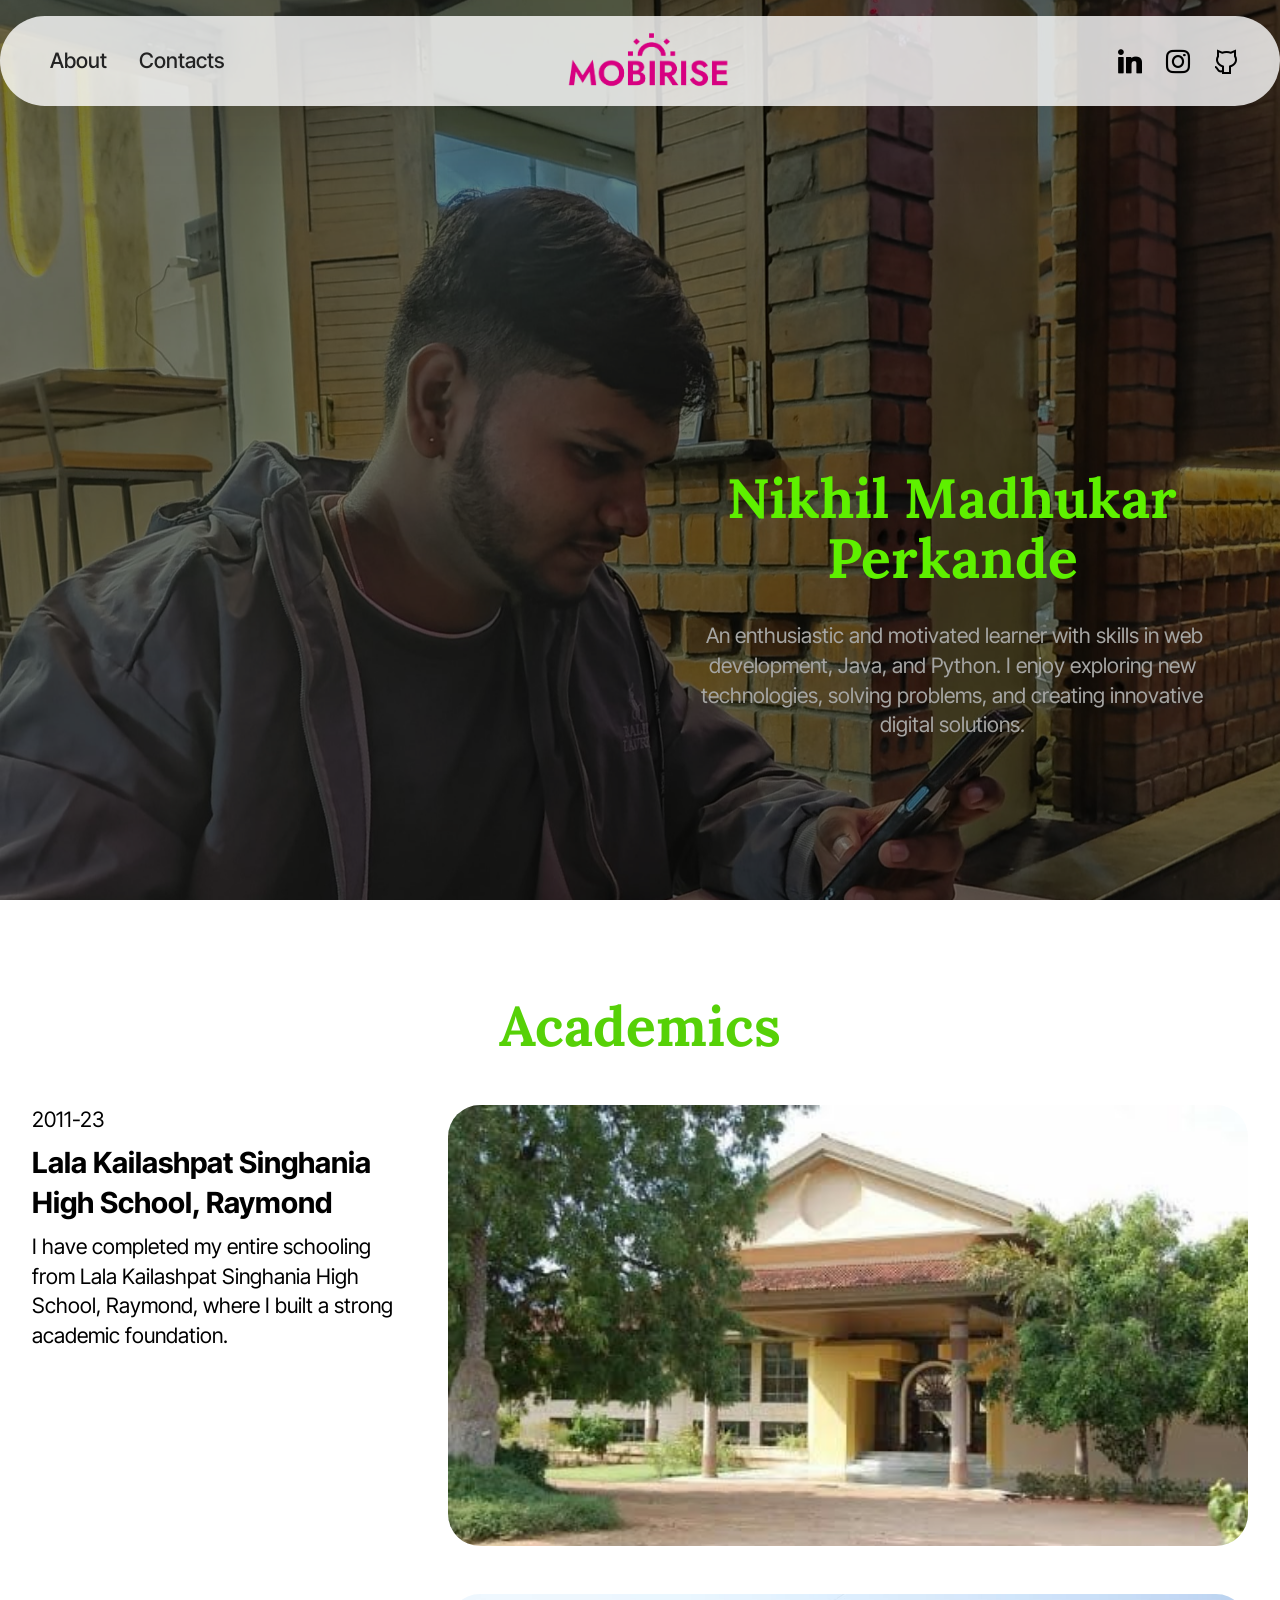
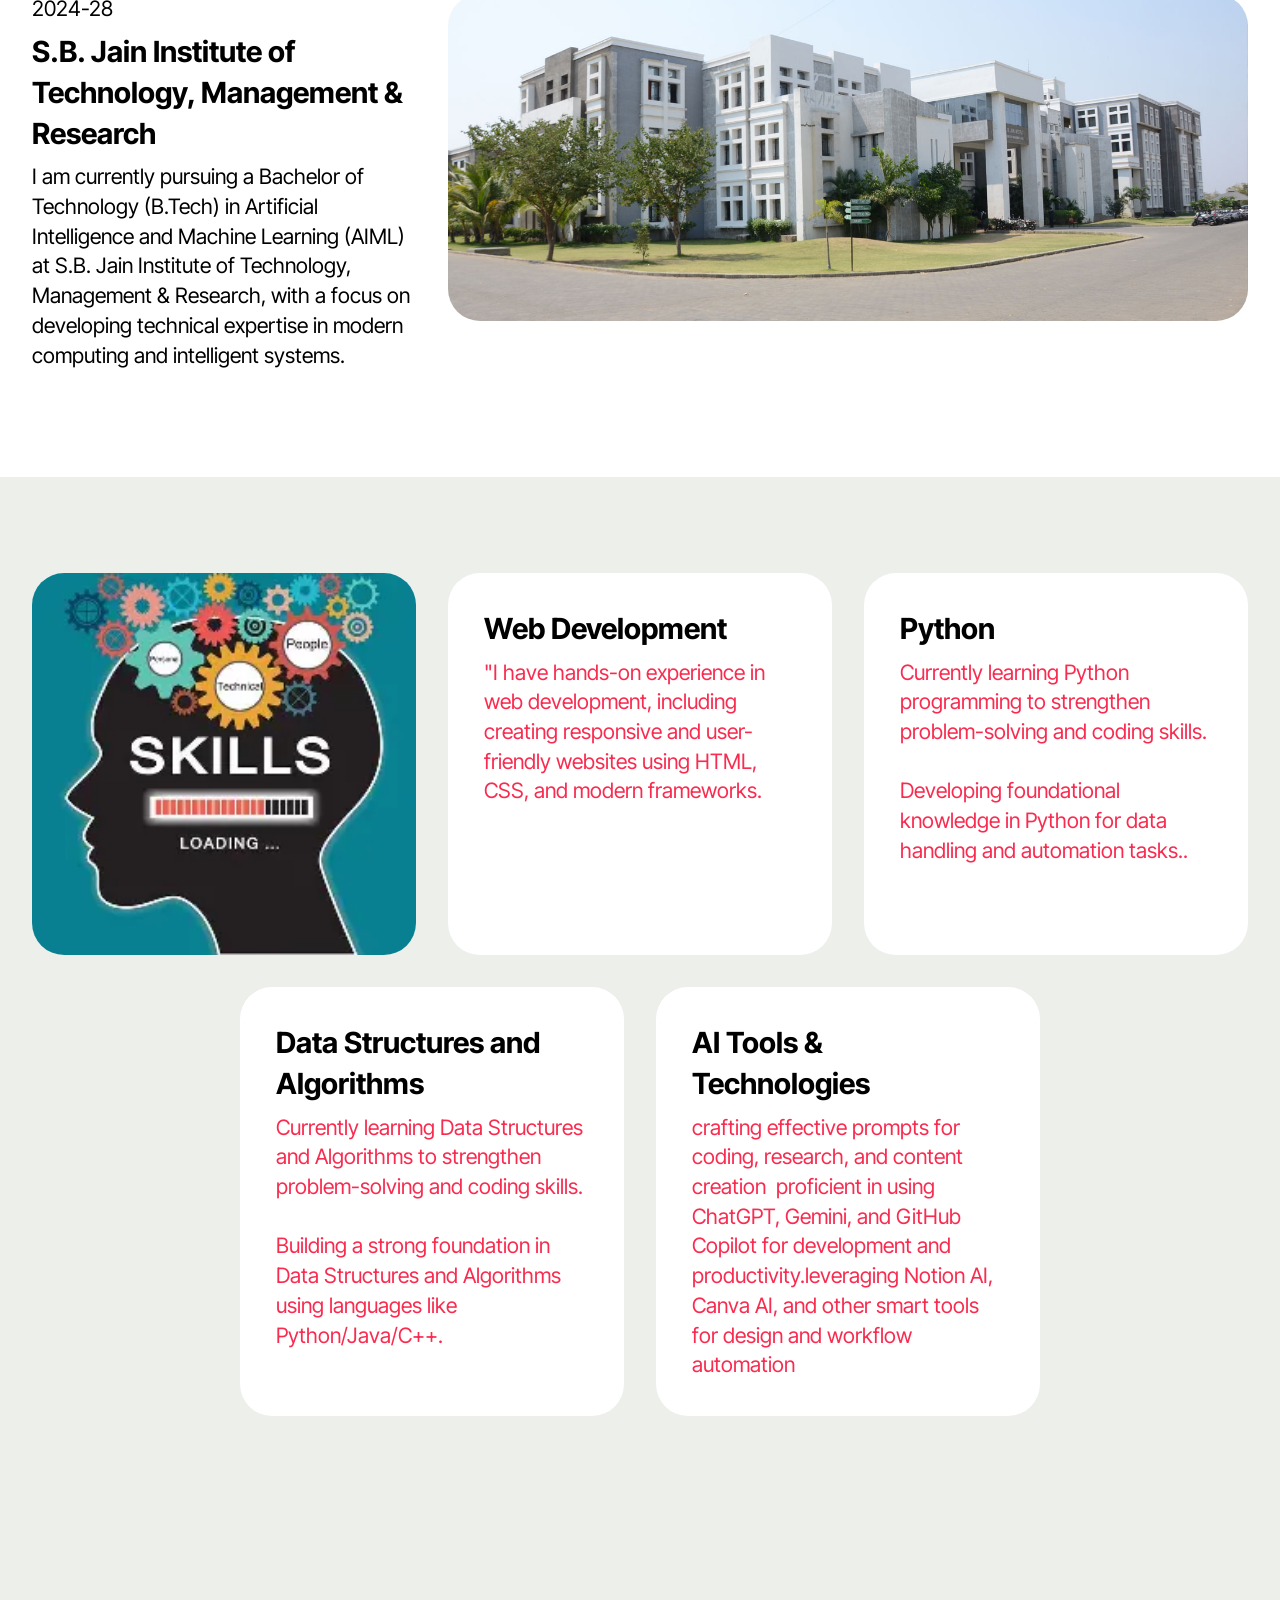
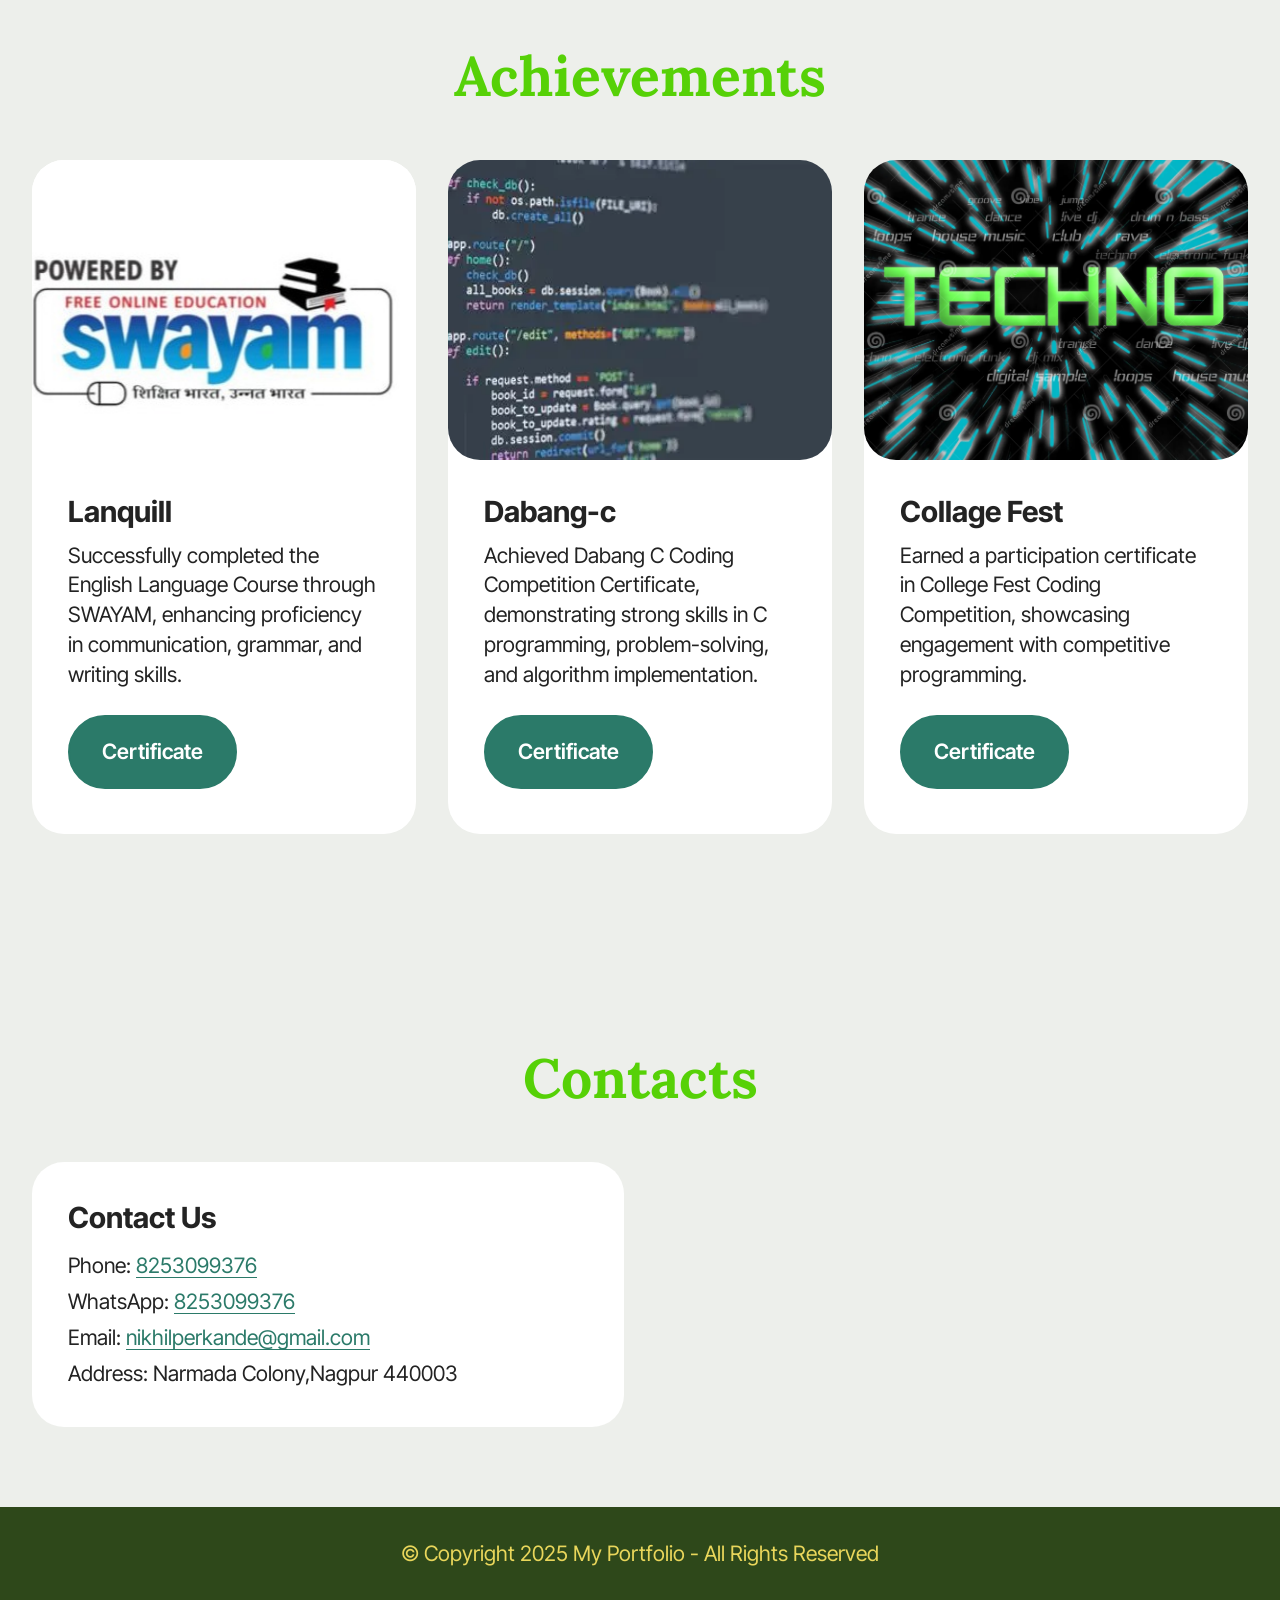
<file: index.html>
<!DOCTYPE html>
<html  >
<head>
  <!-- Site made with Mobirise Website Builder v6.0.6, https://mobirise.com -->
  <meta charset="UTF-8">
  <meta http-equiv="X-UA-Compatible" content="IE=edge">
  <meta name="generator" content="Mobirise v6.0.6, mobirise.com">
  <meta name="viewport" content="width=device-width, initial-scale=1, minimum-scale=1">
  <link rel="shortcut icon" href="assets/images/logo2.png" type="image/x-icon">
  <meta name="description" content="">
  
  
  <title>Home</title>
  <link rel="stylesheet" href="assets/web/assets/mobirise-icons2/mobirise2.css">
  <link rel="stylesheet" href="assets/bootstrap/css/bootstrap.min.css">
  <link rel="stylesheet" href="assets/bootstrap/css/bootstrap-grid.min.css">
  <link rel="stylesheet" href="assets/bootstrap/css/bootstrap-reboot.min.css">
  <link rel="stylesheet" href="assets/parallax/jarallax.css">
  <link rel="stylesheet" href="assets/animatecss/animate.css">
  <link rel="stylesheet" href="assets/dropdown/css/style.css">
  <link rel="stylesheet" href="assets/socicon/css/styles.css">
  <link rel="stylesheet" href="assets/theme/css/style.css">
  <link rel="preload" href="https://fonts.googleapis.com/css?family=Lora:400,500,600,700,400i,500i,600i,700i&display=swap" as="style" onload="this.onload=null;this.rel='stylesheet'">
  <noscript><link rel="stylesheet" href="https://fonts.googleapis.com/css?family=Lora:400,500,600,700,400i,500i,600i,700i&display=swap"></noscript>
  <link rel="preload" href="https://fonts.googleapis.com/css?family=Inter+Tight:100,200,300,400,500,600,700,800,900,100i,200i,300i,400i,500i,600i,700i,800i,900i&display=swap" as="style" onload="this.onload=null;this.rel='stylesheet'">
  <noscript><link rel="stylesheet" href="https://fonts.googleapis.com/css?family=Inter+Tight:100,200,300,400,500,600,700,800,900,100i,200i,300i,400i,500i,600i,700i,800i,900i&display=swap"></noscript>
  <link rel="preload" as="style" href="assets/mobirise/css/mbr-additional.css?v=X1s56k"><link rel="stylesheet" href="assets/mobirise/css/mbr-additional.css?v=X1s56k" type="text/css">

  
  
  
</head>
<body>
  
  <section data-bs-version="5.1" class="menu menu3 cid-uV5jCUqKBp" once="menu" id="menu03-3t">
	

	<nav class="navbar navbar-dropdown navbar-fixed-top navbar-expand-lg">
		<div class="container">
			<div class="navbar-brand">
				<span class="navbar-logo">
					<a href="https://mobiri.se">
						<img src="assets/images/logo2.png" alt="Mobirise Website Builder" style="height: 4rem;">
					</a>
				</span>
				
			</div>
			<button class="navbar-toggler" type="button" data-toggle="collapse" data-bs-toggle="collapse" data-target="#navbarSupportedContent" data-bs-target="#navbarSupportedContent" aria-controls="navbarNavAltMarkup" aria-expanded="false" aria-label="Toggle navigation">
				<div class="hamburger">
					<span></span>
					<span></span>
					<span></span>
					<span></span>
				</div>
			</button>
			<div class="collapse navbar-collapse" id="navbarSupportedContent">
				<ul class="navbar-nav nav-dropdown nav-right" data-app-modern-menu="true"><li class="nav-item">
						<a class="nav-link link text-black text-primary display-4" href="page1.html">About</a>
					</li>
					
					<li class="nav-item">
						<a class="nav-link link text-black text-primary display-4" href="tel:8253099376">Contacts</a>
					</li></ul>
				<div class="icons-menu">
					<a class="iconfont-wrapper" href="https://www.linkedin.com/in/nikhil-perkande-8316b2310?utm_source=share&utm_campaign=share_via&utm_content=profile&utm_medium=android_app">
						<span class="p-2 mbr-iconfont socicon-linkedin socicon"></span>
					</a>
					<a class="iconfont-wrapper" href="https://www.instagram.com/nikhil_perkande?igsh=eHNyYjJxczhkOWR3">
						<span class="p-2 mbr-iconfont socicon-instagram socicon"></span>
					</a>
					<a class="iconfont-wrapper" href="https://github.com/Nikhilperkande">
						<span class="p-2 mbr-iconfont mobi-mbri-github mobi-mbri"></span>
					</a>
					
				</div>
				
			</div>
		</div>
	</nav>
</section>

<section data-bs-version="5.1" class="header09 startm5 cid-uV5jFDJ508 mbr-fullscreen mbr-parallax-background" id="header09-3u">	
    
	<div class="mbr-overlay" style="opacity: 0.5; background-color: rgb(0, 0, 0);"></div>
	
	<div class="container-fluid">
		<div class="row">
			<div class="content-wrap col-12 col-md-6">
				<h1 class="mbr-section-title mbr-fonts-style mbr-white mb-4 display-1"><strong>Nikhil Madhukar Perkande</strong></h1>
				
				<p class="mbr-fonts-style mbr-text mbr-white mb-4 display-7">&nbsp;An enthusiastic and motivated learner with skills in web development, Java, and Python. I enjoy exploring new technologies, solving problems, and creating innovative digital solutions.
				</p>
				
			</div>
		</div>
	</div>
</section>

<section data-bs-version="5.1" class="timeline02 cid-uV5jG26AOP" id="timeline02-3v">
  
  <div class="container">
    <div class="row justify-content-center">
      <div class="col-12 mb-5 content-head">
        <h3 class="mbr-section-title mbr-fonts-style align-center mb-0 display-1">
          <strong>Academics</strong></h3>
        
      </div>
    </div>
    <div class="row justify-content-center item features-without-image active">
      <div class="col-12 col-lg">
        <p class="mbr-card-subtitle mbr-fonts-style mt-0 mb-2 display-7">
          2011-23</p>
        <h5 class="mbr-card-title mbr-fonts-style mt-0 mb-2 display-5"><strong>Lala Kailashpat Singhania High School, Raymond</strong></h5>
        <p class="mbr-text mbr-fonts-style mt-0 display-7">I have completed my entire schooling from Lala Kailashpat Singhania High School, Raymond, where I built a strong academic foundation.</p>
      </div>
      <div class="col-md-12 col-lg-8 item-wrapper">
        <div class="image-wrapper mb-5">
          <img src="assets/images/lkshs-480x360.jpeg" alt="Mobirise Website Builder" data-slide-to="0" data-bs-slide-to="0">
        </div>
      </div>
    </div><div class="row justify-content-center item features-without-image">
      <div class="col-12 col-lg">
        <p class="mbr-card-subtitle mbr-fonts-style mt-0 mb-2 display-7">
          2024-28</p>
        <h5 class="mbr-card-title mbr-fonts-style mt-0 mb-2 display-5"><strong>S.B. Jain Institute of Technology, Management &amp; Research</strong></h5>
        <p class="mbr-text mbr-fonts-style mt-0 display-7">
          I am currently pursuing a Bachelor of Technology (B.Tech) in Artificial Intelligence and Machine Learning (AIML) at S.B. Jain Institute of Technology, Management &amp; Research, with a focus on developing technical expertise in modern computing and intelligent systems.
        </p>
      </div>
      <div class="col-md-12 col-lg-8 item-wrapper">
        <div class="image-wrapper mb-5">
          <img src="assets/images/sbjit-1.webp" alt="Mobirise Website Builder" data-slide-to="1" data-bs-slide-to="1">
        </div>
      </div>
    </div>
    
  </div>
</section>

<section data-bs-version="5.1" class="features036 cid-uV5jGrRWxY" id="features036-3w">
	

	
	

	<div class="container">
		


		<div class="row justify-content-center">
			<div class="item features-without-image col-12 col-md-12 col-lg-4 item-mb active">
				<div class="item-wrapper image-wrapper">
					<img class="w-100" src="assets/images/skills.webp" alt="Mobirise Website Builder" data-slide-to="0" data-bs-slide-to="0">
				</div>
			</div>

			<div class="item features-without-image col-12 col-md-12 col-lg-4 item-mb">
				<div class="item-wrapper">
					<div class="align-left item-content">
						
						<h5 class="card-title mbr-fonts-style display-5"><strong>Web Development</strong></h5>
						<p class="card-text mbr-fonts-style display-7">
							"I have hands-on experience in web development, including creating responsive and user-friendly websites using HTML, CSS, and modern frameworks.</p>
						
					</div>

				</div>
			</div>
			<div class="item features-without-image col-12 col-md-12 col-lg-4 item-mb">
				<div class="item-wrapper">
					<div class=" align-left item-content">
						
						<h5 class="card-title mbr-fonts-style display-5">
							<strong>Python</strong>
						</h5>
						<p class="card-text mbr-fonts-style display-7">Currently learning Python programming to strengthen problem-solving and coding skills.<br><br>Developing foundational knowledge in Python for data handling and automation tasks..</p>
						
					</div>

				</div>
			</div>
			<div class="item features-without-image col-12 col-md-12 col-lg-4 item-mb">
				<div class="item-wrapper">
					<div class="align-left item-content">
						
						<h5 class="card-title mbr-fonts-style display-5"><strong>Data Structures and Algorithms</strong></h5>
						<p class="card-text mbr-fonts-style display-7">Currently learning Data Structures and Algorithms to strengthen problem-solving and coding skills.<br><br>Building a strong foundation in Data Structures and Algorithms using languages like Python/Java/C++.</p>
						
					</div>

				</div>
			</div>
			<div class="item features-without-image col-12 col-md-12 col-lg-4 item-mb">
				<div class="item-wrapper">
					<div class="align-left item-content">
						
						<h5 class="card-title mbr-fonts-style display-5"><strong>AI Tools &amp; Technologies</strong></h5>
						<p class="card-text mbr-fonts-style display-7">crafting effective prompts for coding, research, and content creation&nbsp; proficient in using ChatGPT, Gemini, and GitHub Copilot for development and productivity.leveraging Notion AI, Canva AI, and other smart tools for design and workflow automation</p>
						
					</div>

				</div>
			</div>
			
		</div>
	</div>
</section>

<section data-bs-version="5.1" class="pricing02 cid-uV5jGU6try" id="pricing02-3x">
  
  
  <div class="container">
    <div class="row justify-content-center">
      <div class="col-12 content-head">
        <div class="mbr-section-head mb-5">
          <h4 class="mbr-section-title mbr-fonts-style align-center mb-0 display-2"><strong>Achievements</strong></h4>
          
          
        </div>
      </div>
    </div>
    <div class="row">
      <div class="item features-image col-12 col-md-6 col-lg-4">
        <div class="item-wrapper">
          <div class="item-img">
            <img src="assets/images/swayam-online-programmes-benefits-course-category-applying-process-etc.-815x458.jpeg" alt="Mobirise Website Builder">
          </div>
          <div class="item-content">
            <h5 class="item-title mbr-fonts-style display-5"><strong>Lanquill</strong></h5>
            
            <p class="mbr-text mbr-fonts-style display-7">
              Successfully completed the English Language Course through SWAYAM, enhancing proficiency in communication, grammar, and writing skills.
            </p>
            <div class="mbr-section-btn item-footer"><a href="assets/files/lanquil.pdf" class="btn item-btn btn-primary display-7">Certificate</a></div>
          </div>

        </div>
      </div>
      <div class="item features-image col-12 col-md-6 col-lg-4">
        <div class="item-wrapper">
          <div class="item-img">
            <img src="assets/images/oip.webp" alt="Mobirise Website Builder">
          </div>
          <div class="item-content">
            <h5 class="item-title mbr-fonts-style display-5"><strong>Dabang-c</strong></h5>
            
            <p class="mbr-text mbr-fonts-style display-7">
              Achieved Dabang C Coding Competition Certificate, demonstrating strong skills in C programming, problem-solving, and algorithm implementation.
            </p>
            <div class="mbr-section-btn item-footer"><a href="" class="btn item-btn btn-primary display-7">Certificate</a></div>
          </div>
        </div>
      </div>
      <div class="item features-image col-12 col-md-6 col-lg-4">
        <div class="item-wrapper">
          <div class="item-img">
            <img src="assets/images/collage-de-techno-498992.webp" alt="Mobirise Website Builder">
          </div>
          <div class="item-content">
            <h5 class="item-title mbr-fonts-style display-5"><strong>Collage Fest</strong></h5>
            
            <p class="mbr-text mbr-fonts-style display-7">
              Earned a participation certificate in College Fest Coding Competition, showcasing engagement with competitive programming.<br>
            </p>
            <div class="mbr-section-btn item-footer"><a href="" class="btn item-btn btn-primary display-7">Certificate</a></div>
          </div>
        </div>
      </div>
    </div>
  </div>
</section>

<section data-bs-version="5.1" class="contacts02 map1 cid-uV5jHwaoHX" id="contacts02-3y">

    

    
    <div class="container">
        <div class="row justify-content-center">
            <div class="col-12 content-head">
                <div class="mbr-section-head mb-5">
                    <h3 class="mbr-section-title mbr-fonts-style align-center mb-0 display-2">
                        <strong>Contacts</strong>
                    </h3>
                    
                </div>
            </div>
        </div>
        <div class="row justify-content-center">
            <div class="card col-12 col-md-12 col-lg-6">
                <div class="card-wrapper">
                    <div class="text-wrapper">
                        <h5 class="cardTitle mbr-fonts-style mb-2 display-5">
                            <strong>Contact Us</strong>
                        </h5>
                        <ul class="list mbr-fonts-style display-7">
                            <li class="mbr-text item-wrap">Phone: <a href="tel:8253099376" class="text-primary">8253099376</a></li>
                            <li class="mbr-text item-wrap">WhatsApp: <a href="https://wa.me/8253099376" class="text-primary">8253099376</a></li>
                            <li class="mbr-text item-wrap">Email: <a href="mailto:nikhilperkande@gmail.com" class="text-primary">nikhilperkande@gmail.com</a></li>
                            <li class="mbr-text item-wrap">Address: Narmada Colony,Nagpur 440003</li>
                        </ul>
                    </div>
                </div>
            </div>
            <div class="map-wrapper col-md-12 col-lg-6">
                <div class="google-map"></div>
            </div>
        </div>
    </div>
</section>

<section data-bs-version="5.1" class="footer4 cid-uV5kxWlUTW" once="footers" id="footer04-41">

    

    

    <div class="container">
        <div class="media-container-row align-center mbr-white">
            <div class="col-12">
                <p class="mbr-text mb-0 mbr-fonts-style display-7">
                    © Copyright 2025 My Portfolio - All Rights Reserved
                </p>
            </div>
        </div>
    </div>
</section><section class="display-7" style="padding: 0;align-items: center;justify-content: center;flex-wrap: wrap;    align-content: center;display: flex;position: relative;height: 4rem;"><a href="https://mobiri.se/" style="flex: 1 1;height: 4rem;position: absolute;width: 100%;z-index: 1;"><img alt="Mobirise.com" style="height: 4rem;" src="[data-uri]"></a><p style="margin: 0;text-align: center;" class="display-7">Designed with Mobirise &#8204;</p><a style="z-index:1" href="https://mobirise.com/html-builder.html">Best HTML5 Site Generator</a></section><script src="assets/bootstrap/js/bootstrap.bundle.min.js"></script>  <script src="assets/parallax/jarallax.js"></script>  <script src="assets/smoothscroll/smooth-scroll.js"></script>  <script src="assets/ytplayer/index.js"></script>  <script src="assets/dropdown/js/navbar-dropdown.js"></script>  <script src="assets/theme/js/script.js"></script>  
  
  
 <div id="scrollToTop" class="scrollToTop mbr-arrow-up"><a style="text-align: center;"><i class="mbr-arrow-up-icon mbr-arrow-up-icon-cm cm-icon cm-icon-smallarrow-up"></i></a></div>
    <input name="animation" type="hidden">
  </body>
</html>
</file>
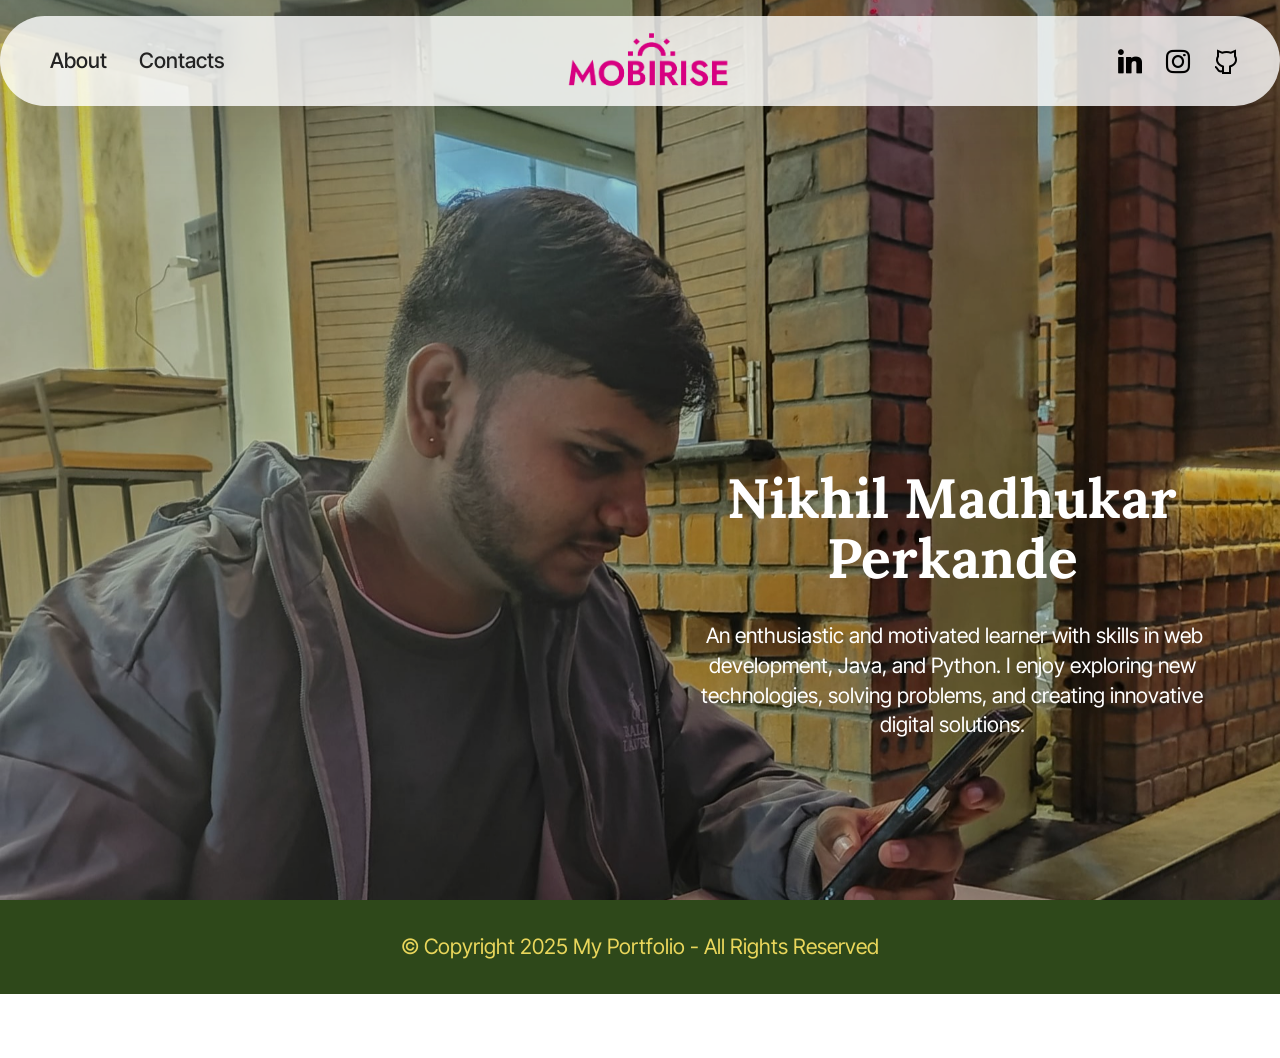
<file: page1.html>
<!DOCTYPE html>
<html  >
<head>
  <!-- Site made with Mobirise Website Builder v6.0.6, https://mobirise.com -->
  <meta charset="UTF-8">
  <meta http-equiv="X-UA-Compatible" content="IE=edge">
  <meta name="generator" content="Mobirise v6.0.6, mobirise.com">
  <meta name="viewport" content="width=device-width, initial-scale=1, minimum-scale=1">
  <link rel="shortcut icon" href="assets/images/logo2.png" type="image/x-icon">
  <meta name="description" content="">
  
  
  <title>Page 1</title>
  <link rel="stylesheet" href="assets/web/assets/mobirise-icons2/mobirise2.css">
  <link rel="stylesheet" href="assets/bootstrap/css/bootstrap.min.css">
  <link rel="stylesheet" href="assets/bootstrap/css/bootstrap-grid.min.css">
  <link rel="stylesheet" href="assets/bootstrap/css/bootstrap-reboot.min.css">
  <link rel="stylesheet" href="assets/parallax/jarallax.css">
  <link rel="stylesheet" href="assets/animatecss/animate.css">
  <link rel="stylesheet" href="assets/dropdown/css/style.css">
  <link rel="stylesheet" href="assets/socicon/css/styles.css">
  <link rel="stylesheet" href="assets/theme/css/style.css">
  <link rel="preload" href="https://fonts.googleapis.com/css?family=Lora:400,500,600,700,400i,500i,600i,700i&display=swap" as="style" onload="this.onload=null;this.rel='stylesheet'">
  <noscript><link rel="stylesheet" href="https://fonts.googleapis.com/css?family=Lora:400,500,600,700,400i,500i,600i,700i&display=swap"></noscript>
  <link rel="preload" href="https://fonts.googleapis.com/css?family=Inter+Tight:100,200,300,400,500,600,700,800,900,100i,200i,300i,400i,500i,600i,700i,800i,900i&display=swap" as="style" onload="this.onload=null;this.rel='stylesheet'">
  <noscript><link rel="stylesheet" href="https://fonts.googleapis.com/css?family=Inter+Tight:100,200,300,400,500,600,700,800,900,100i,200i,300i,400i,500i,600i,700i,800i,900i&display=swap"></noscript>
  <link rel="preload" as="style" href="assets/mobirise/css/mbr-additional.css?v=V74KSz"><link rel="stylesheet" href="assets/mobirise/css/mbr-additional.css?v=V74KSz" type="text/css">

  
  
  
</head>
<body>
  
  <section data-bs-version="5.1" class="menu menu3 cid-uV5jCUqKBp" once="menu" id="menu03-3t">
	

	<nav class="navbar navbar-dropdown navbar-fixed-top navbar-expand-lg">
		<div class="container">
			<div class="navbar-brand">
				<span class="navbar-logo">
					<a href="https://mobiri.se">
						<img src="assets/images/logo2.png" alt="Mobirise Website Builder" style="height: 4rem;">
					</a>
				</span>
				
			</div>
			<button class="navbar-toggler" type="button" data-toggle="collapse" data-bs-toggle="collapse" data-target="#navbarSupportedContent" data-bs-target="#navbarSupportedContent" aria-controls="navbarNavAltMarkup" aria-expanded="false" aria-label="Toggle navigation">
				<div class="hamburger">
					<span></span>
					<span></span>
					<span></span>
					<span></span>
				</div>
			</button>
			<div class="collapse navbar-collapse" id="navbarSupportedContent">
				<ul class="navbar-nav nav-dropdown nav-right" data-app-modern-menu="true"><li class="nav-item">
						<a class="nav-link link text-black text-primary display-4" href="page1.html">About</a>
					</li>
					
					<li class="nav-item">
						<a class="nav-link link text-black text-primary display-4" href="tel:8253099376">Contacts</a>
					</li></ul>
				<div class="icons-menu">
					<a class="iconfont-wrapper" href="https://www.linkedin.com/in/nikhil-perkande-8316b2310?utm_source=share&utm_campaign=share_via&utm_content=profile&utm_medium=android_app">
						<span class="p-2 mbr-iconfont socicon-linkedin socicon"></span>
					</a>
					<a class="iconfont-wrapper" href="https://www.instagram.com/nikhil_perkande?igsh=eHNyYjJxczhkOWR3">
						<span class="p-2 mbr-iconfont socicon-instagram socicon"></span>
					</a>
					<a class="iconfont-wrapper" href="https://github.com/Nikhilperkande">
						<span class="p-2 mbr-iconfont mobi-mbri-github mobi-mbri"></span>
					</a>
					
				</div>
				
			</div>
		</div>
	</nav>
</section>

<section data-bs-version="5.1" class="header09 startm5 cid-uUkZ0fSken mbr-fullscreen mbr-parallax-background" id="header09-2h">	
    
	<div class="mbr-overlay" style="opacity: 0.2; background-color: rgb(0, 0, 0);"></div>
	
	<div class="container-fluid">
		<div class="row">
			<div class="content-wrap col-12 col-md-6">
				<h1 class="mbr-section-title mbr-fonts-style mbr-white mb-4 display-1"><strong>Nikhil Madhukar Perkande</strong></h1>
				
				<p class="mbr-fonts-style mbr-text mbr-white mb-4 display-7">&nbsp;An enthusiastic and motivated learner with skills in web development, Java, and Python. I enjoy exploring new technologies, solving problems, and creating innovative digital solutions.
				</p>
				
			</div>
		</div>
	</div>
</section>

<section data-bs-version="5.1" class="footer4 cid-uV5kxWlUTW" once="footers" id="footer04-41">

    

    

    <div class="container">
        <div class="media-container-row align-center mbr-white">
            <div class="col-12">
                <p class="mbr-text mb-0 mbr-fonts-style display-7">
                    © Copyright 2025 My Portfolio - All Rights Reserved
                </p>
            </div>
        </div>
    </div>
</section><section class="display-7" style="padding: 0;align-items: center;justify-content: center;flex-wrap: wrap;    align-content: center;display: flex;position: relative;height: 4rem;"><a href="https://mobiri.se/" style="flex: 1 1;height: 4rem;position: absolute;width: 100%;z-index: 1;"><img alt="Mobirise.com" style="height: 4rem;" src="[data-uri]"></a><p style="margin: 0;text-align: center;" class="display-7">Built with Mobirise &#8204;</p><a style="z-index:1" href="https://mobirise.com/website-maker.html">Free Web Site Maker</a></section><script src="assets/bootstrap/js/bootstrap.bundle.min.js"></script>  <script src="assets/parallax/jarallax.js"></script>  <script src="assets/smoothscroll/smooth-scroll.js"></script>  <script src="assets/ytplayer/index.js"></script>  <script src="assets/dropdown/js/navbar-dropdown.js"></script>  <script src="assets/theme/js/script.js"></script>  
  
  
 <div id="scrollToTop" class="scrollToTop mbr-arrow-up"><a style="text-align: center;"><i class="mbr-arrow-up-icon mbr-arrow-up-icon-cm cm-icon cm-icon-smallarrow-up"></i></a></div>
    <input name="animation" type="hidden">
  </body>
</html>
</file>
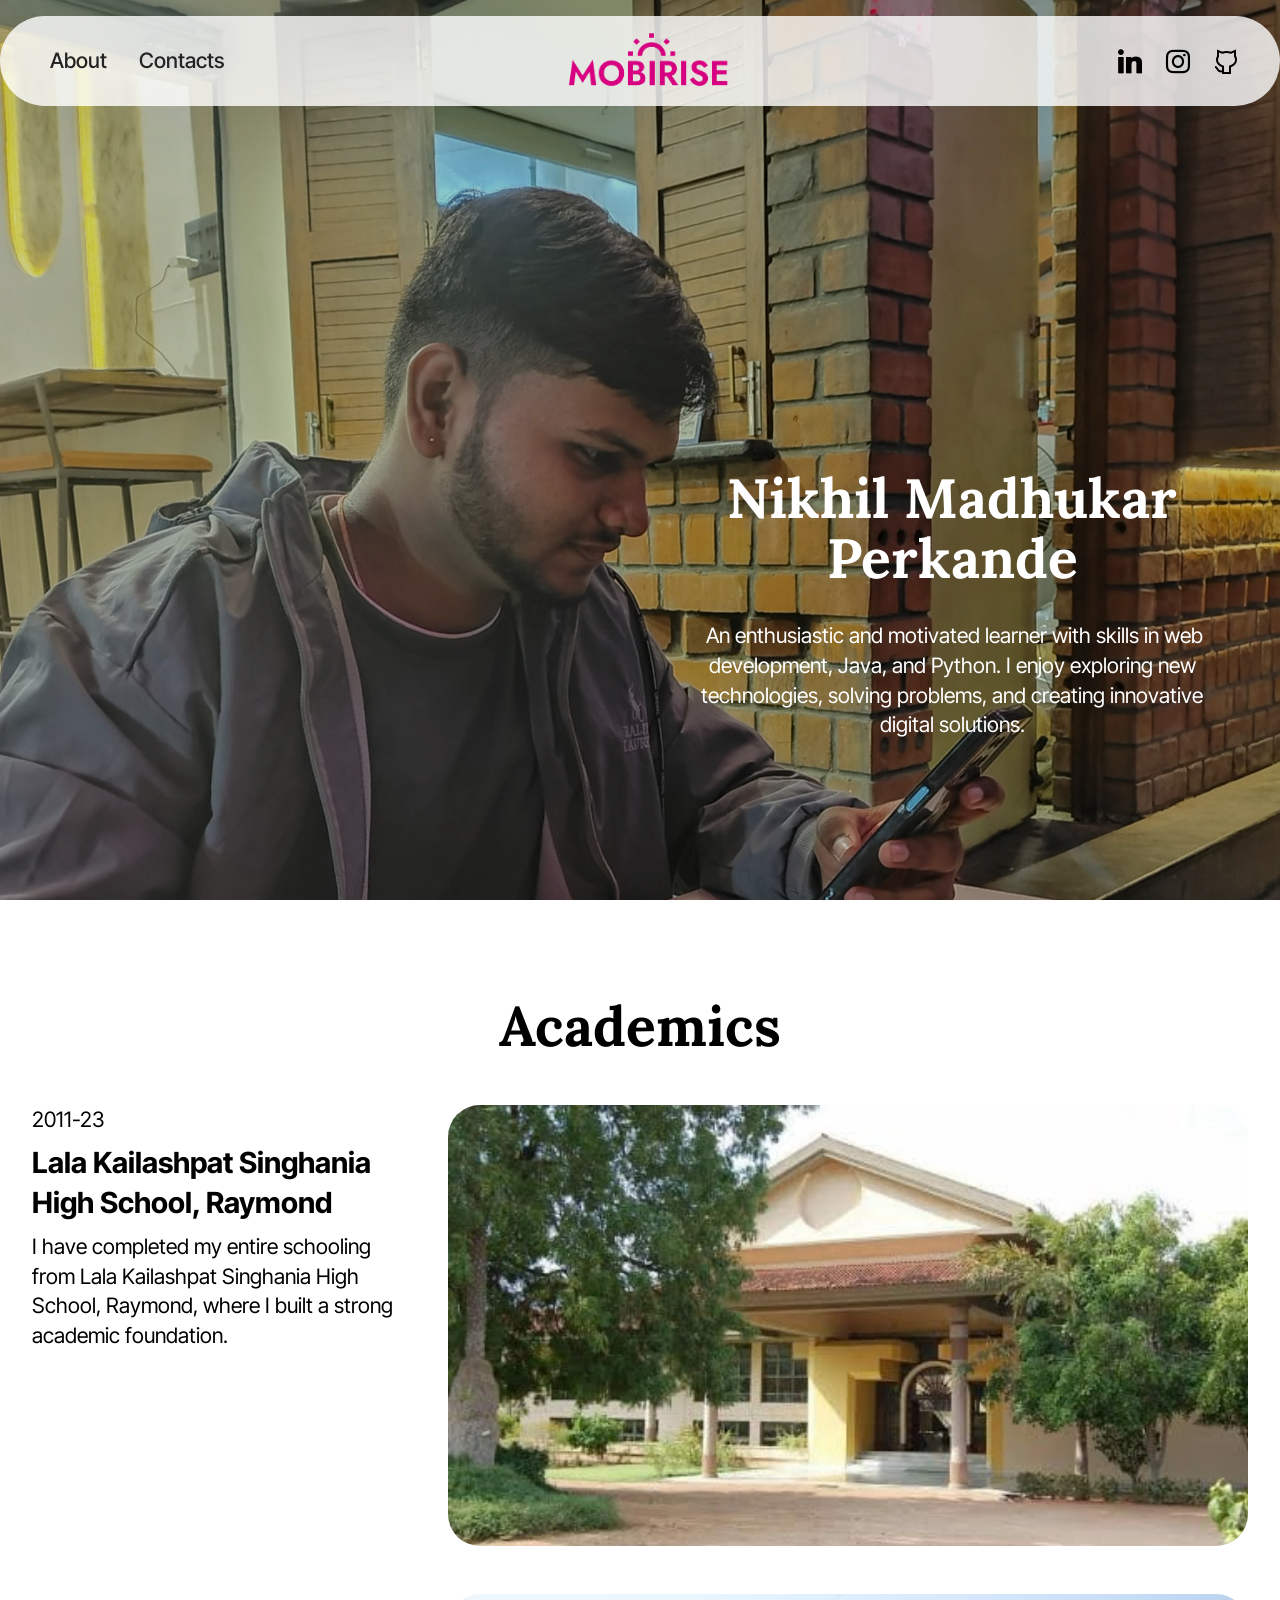
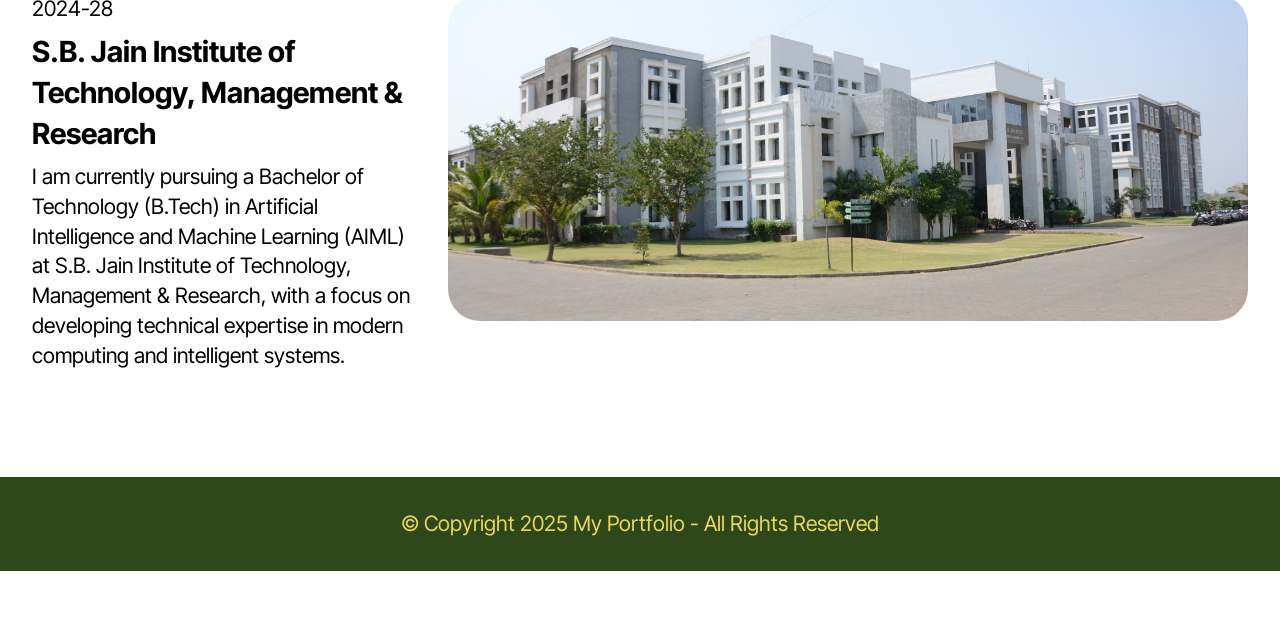
<file: page2.html>
<!DOCTYPE html>
<html  >
<head>
  <!-- Site made with Mobirise Website Builder v6.0.6, https://mobirise.com -->
  <meta charset="UTF-8">
  <meta http-equiv="X-UA-Compatible" content="IE=edge">
  <meta name="generator" content="Mobirise v6.0.6, mobirise.com">
  <meta name="viewport" content="width=device-width, initial-scale=1, minimum-scale=1">
  <link rel="shortcut icon" href="assets/images/logo2.png" type="image/x-icon">
  <meta name="description" content="">
  
  
  <title>Page 2</title>
  <link rel="stylesheet" href="assets/web/assets/mobirise-icons2/mobirise2.css">
  <link rel="stylesheet" href="assets/bootstrap/css/bootstrap.min.css">
  <link rel="stylesheet" href="assets/bootstrap/css/bootstrap-grid.min.css">
  <link rel="stylesheet" href="assets/bootstrap/css/bootstrap-reboot.min.css">
  <link rel="stylesheet" href="assets/parallax/jarallax.css">
  <link rel="stylesheet" href="assets/animatecss/animate.css">
  <link rel="stylesheet" href="assets/dropdown/css/style.css">
  <link rel="stylesheet" href="assets/socicon/css/styles.css">
  <link rel="stylesheet" href="assets/theme/css/style.css">
  <link rel="preload" href="https://fonts.googleapis.com/css?family=Lora:400,500,600,700,400i,500i,600i,700i&display=swap" as="style" onload="this.onload=null;this.rel='stylesheet'">
  <noscript><link rel="stylesheet" href="https://fonts.googleapis.com/css?family=Lora:400,500,600,700,400i,500i,600i,700i&display=swap"></noscript>
  <link rel="preload" href="https://fonts.googleapis.com/css?family=Inter+Tight:100,200,300,400,500,600,700,800,900,100i,200i,300i,400i,500i,600i,700i,800i,900i&display=swap" as="style" onload="this.onload=null;this.rel='stylesheet'">
  <noscript><link rel="stylesheet" href="https://fonts.googleapis.com/css?family=Inter+Tight:100,200,300,400,500,600,700,800,900,100i,200i,300i,400i,500i,600i,700i,800i,900i&display=swap"></noscript>
  <link rel="preload" as="style" href="assets/mobirise/css/mbr-additional.css?v=BZRI4X"><link rel="stylesheet" href="assets/mobirise/css/mbr-additional.css?v=BZRI4X" type="text/css">

  
  
  
</head>
<body>
  
  <section data-bs-version="5.1" class="menu menu3 cid-uV5jCUqKBp" once="menu" id="menu03-3t">
	

	<nav class="navbar navbar-dropdown navbar-fixed-top navbar-expand-lg">
		<div class="container">
			<div class="navbar-brand">
				<span class="navbar-logo">
					<a href="https://mobiri.se">
						<img src="assets/images/logo2.png" alt="Mobirise Website Builder" style="height: 4rem;">
					</a>
				</span>
				
			</div>
			<button class="navbar-toggler" type="button" data-toggle="collapse" data-bs-toggle="collapse" data-target="#navbarSupportedContent" data-bs-target="#navbarSupportedContent" aria-controls="navbarNavAltMarkup" aria-expanded="false" aria-label="Toggle navigation">
				<div class="hamburger">
					<span></span>
					<span></span>
					<span></span>
					<span></span>
				</div>
			</button>
			<div class="collapse navbar-collapse" id="navbarSupportedContent">
				<ul class="navbar-nav nav-dropdown nav-right" data-app-modern-menu="true"><li class="nav-item">
						<a class="nav-link link text-black text-primary display-4" href="page1.html">About</a>
					</li>
					
					<li class="nav-item">
						<a class="nav-link link text-black text-primary display-4" href="tel:8253099376">Contacts</a>
					</li></ul>
				<div class="icons-menu">
					<a class="iconfont-wrapper" href="https://www.linkedin.com/in/nikhil-perkande-8316b2310?utm_source=share&utm_campaign=share_via&utm_content=profile&utm_medium=android_app">
						<span class="p-2 mbr-iconfont socicon-linkedin socicon"></span>
					</a>
					<a class="iconfont-wrapper" href="https://www.instagram.com/nikhil_perkande?igsh=eHNyYjJxczhkOWR3">
						<span class="p-2 mbr-iconfont socicon-instagram socicon"></span>
					</a>
					<a class="iconfont-wrapper" href="https://github.com/Nikhilperkande">
						<span class="p-2 mbr-iconfont mobi-mbri-github mobi-mbri"></span>
					</a>
					
				</div>
				
			</div>
		</div>
	</nav>
</section>

<section data-bs-version="5.1" class="header09 startm5 cid-uUl3bjFjnL mbr-fullscreen mbr-parallax-background" id="header09-2j">	
    
	<div class="mbr-overlay" style="opacity: 0.2; background-color: rgb(0, 0, 0);"></div>
	
	<div class="container-fluid">
		<div class="row">
			<div class="content-wrap col-12 col-md-6">
				<h1 class="mbr-section-title mbr-fonts-style mbr-white mb-4 display-1"><strong>Nikhil Madhukar Perkande</strong></h1>
				
				<p class="mbr-fonts-style mbr-text mbr-white mb-4 display-7">&nbsp;An enthusiastic and motivated learner with skills in web development, Java, and Python. I enjoy exploring new technologies, solving problems, and creating innovative digital solutions.
				</p>
				
			</div>
		</div>
	</div>
</section>

<section data-bs-version="5.1" class="timeline02 cid-uUl4cevCUA" id="timeline02-2m">
  
  <div class="container">
    <div class="row justify-content-center">
      <div class="col-12 mb-5 content-head">
        <h3 class="mbr-section-title mbr-fonts-style align-center mb-0 display-1">
          <strong>Academics</strong></h3>
        
      </div>
    </div>
    <div class="row justify-content-center item features-without-image active">
      <div class="col-12 col-lg">
        <p class="mbr-card-subtitle mbr-fonts-style mt-0 mb-2 display-7">
          2011-23</p>
        <h5 class="mbr-card-title mbr-fonts-style mt-0 mb-2 display-5"><strong>Lala Kailashpat Singhania High School, Raymond</strong></h5>
        <p class="mbr-text mbr-fonts-style mt-0 display-7">I have completed my entire schooling from Lala Kailashpat Singhania High School, Raymond, where I built a strong academic foundation.</p>
      </div>
      <div class="col-md-12 col-lg-8 item-wrapper">
        <div class="image-wrapper mb-5">
          <img src="assets/images/lkshs-480x360.jpeg" alt="Mobirise Website Builder" data-slide-to="0" data-bs-slide-to="0">
        </div>
      </div>
    </div><div class="row justify-content-center item features-without-image">
      <div class="col-12 col-lg">
        <p class="mbr-card-subtitle mbr-fonts-style mt-0 mb-2 display-7">
          2024-28</p>
        <h5 class="mbr-card-title mbr-fonts-style mt-0 mb-2 display-5"><strong>S.B. Jain Institute of Technology, Management &amp; Research</strong></h5>
        <p class="mbr-text mbr-fonts-style mt-0 display-7">
          I am currently pursuing a Bachelor of Technology (B.Tech) in Artificial Intelligence and Machine Learning (AIML) at S.B. Jain Institute of Technology, Management &amp; Research, with a focus on developing technical expertise in modern computing and intelligent systems.
        </p>
      </div>
      <div class="col-md-12 col-lg-8 item-wrapper">
        <div class="image-wrapper mb-5">
          <img src="assets/images/sbjit-1.webp" alt="Mobirise Website Builder" data-slide-to="1" data-bs-slide-to="1">
        </div>
      </div>
    </div>
    
  </div>
</section>

<section data-bs-version="5.1" class="footer4 cid-uV5kxWlUTW" once="footers" id="footer04-41">

    

    

    <div class="container">
        <div class="media-container-row align-center mbr-white">
            <div class="col-12">
                <p class="mbr-text mb-0 mbr-fonts-style display-7">
                    © Copyright 2025 My Portfolio - All Rights Reserved
                </p>
            </div>
        </div>
    </div>
</section><section class="display-7" style="padding: 0;align-items: center;justify-content: center;flex-wrap: wrap;    align-content: center;display: flex;position: relative;height: 4rem;"><a href="https://mobiri.se/" style="flex: 1 1;height: 4rem;position: absolute;width: 100%;z-index: 1;"><img alt=" Free Website  Software" style="height: 4rem;" src="[data-uri]"></a><p style="margin: 0;text-align: center;" class="display-7">Made with Mobirise &#8204;</p><a style="z-index:1" href="https://mobirise.com/website-design-software.html">Web Page Designer Software</a></section><script src="assets/bootstrap/js/bootstrap.bundle.min.js"></script>  <script src="assets/parallax/jarallax.js"></script>  <script src="assets/smoothscroll/smooth-scroll.js"></script>  <script src="assets/ytplayer/index.js"></script>  <script src="assets/dropdown/js/navbar-dropdown.js"></script>  <script src="assets/theme/js/script.js"></script>  
  
  
 <div id="scrollToTop" class="scrollToTop mbr-arrow-up"><a style="text-align: center;"><i class="mbr-arrow-up-icon mbr-arrow-up-icon-cm cm-icon cm-icon-smallarrow-up"></i></a></div>
    <input name="animation" type="hidden">
  </body>
</html>
</file>
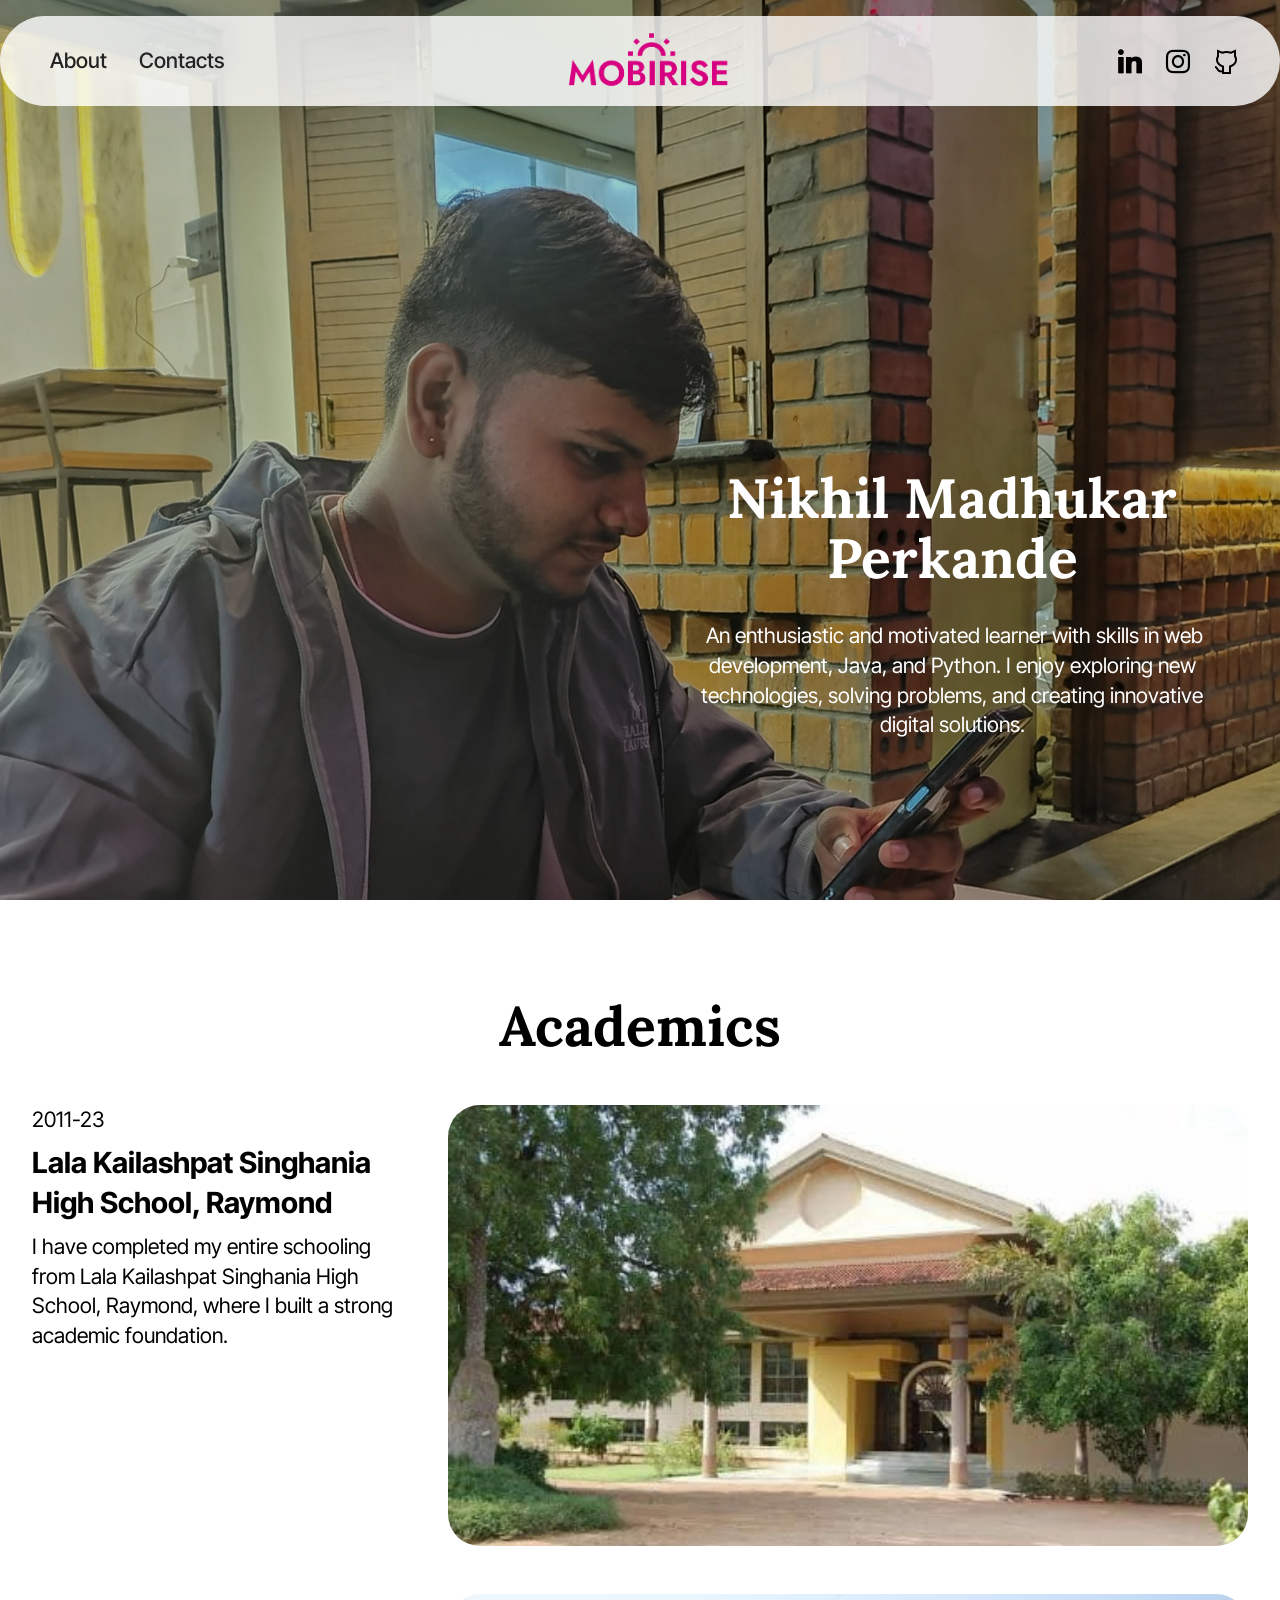
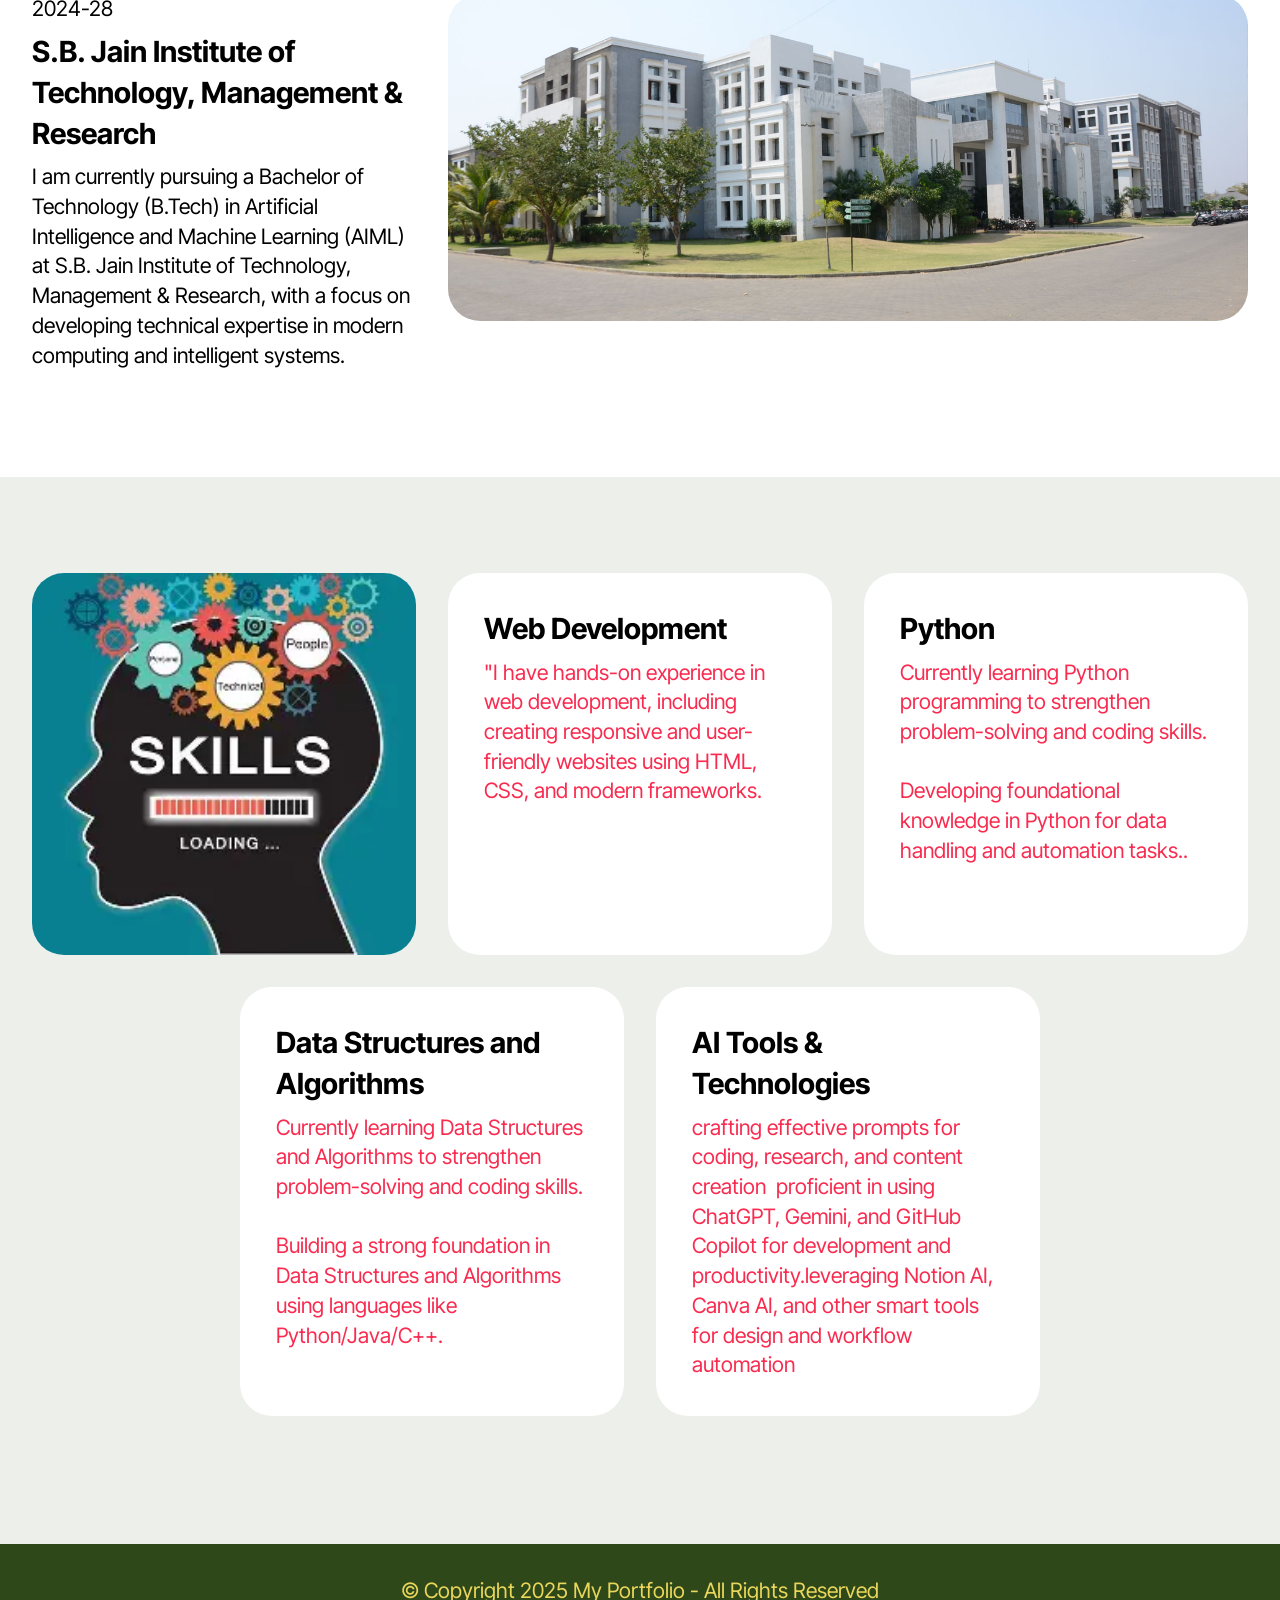
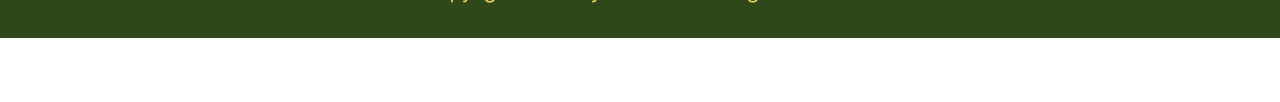
<file: page3.html>
<!DOCTYPE html>
<html  >
<head>
  <!-- Site made with Mobirise Website Builder v6.0.6, https://mobirise.com -->
  <meta charset="UTF-8">
  <meta http-equiv="X-UA-Compatible" content="IE=edge">
  <meta name="generator" content="Mobirise v6.0.6, mobirise.com">
  <meta name="viewport" content="width=device-width, initial-scale=1, minimum-scale=1">
  <link rel="shortcut icon" href="assets/images/logo2.png" type="image/x-icon">
  <meta name="description" content="">
  
  
  <title>Page 3</title>
  <link rel="stylesheet" href="assets/web/assets/mobirise-icons2/mobirise2.css">
  <link rel="stylesheet" href="assets/bootstrap/css/bootstrap.min.css">
  <link rel="stylesheet" href="assets/bootstrap/css/bootstrap-grid.min.css">
  <link rel="stylesheet" href="assets/bootstrap/css/bootstrap-reboot.min.css">
  <link rel="stylesheet" href="assets/parallax/jarallax.css">
  <link rel="stylesheet" href="assets/animatecss/animate.css">
  <link rel="stylesheet" href="assets/dropdown/css/style.css">
  <link rel="stylesheet" href="assets/socicon/css/styles.css">
  <link rel="stylesheet" href="assets/theme/css/style.css">
  <link rel="preload" href="https://fonts.googleapis.com/css?family=Lora:400,500,600,700,400i,500i,600i,700i&display=swap" as="style" onload="this.onload=null;this.rel='stylesheet'">
  <noscript><link rel="stylesheet" href="https://fonts.googleapis.com/css?family=Lora:400,500,600,700,400i,500i,600i,700i&display=swap"></noscript>
  <link rel="preload" href="https://fonts.googleapis.com/css?family=Inter+Tight:100,200,300,400,500,600,700,800,900,100i,200i,300i,400i,500i,600i,700i,800i,900i&display=swap" as="style" onload="this.onload=null;this.rel='stylesheet'">
  <noscript><link rel="stylesheet" href="https://fonts.googleapis.com/css?family=Inter+Tight:100,200,300,400,500,600,700,800,900,100i,200i,300i,400i,500i,600i,700i,800i,900i&display=swap"></noscript>
  <link rel="preload" as="style" href="assets/mobirise/css/mbr-additional.css?v=8XPkzX"><link rel="stylesheet" href="assets/mobirise/css/mbr-additional.css?v=8XPkzX" type="text/css">

  
  
  
</head>
<body>
  
  <section data-bs-version="5.1" class="menu menu3 cid-uV5jCUqKBp" once="menu" id="menu03-3t">
	

	<nav class="navbar navbar-dropdown navbar-fixed-top navbar-expand-lg">
		<div class="container">
			<div class="navbar-brand">
				<span class="navbar-logo">
					<a href="https://mobiri.se">
						<img src="assets/images/logo2.png" alt="Mobirise Website Builder" style="height: 4rem;">
					</a>
				</span>
				
			</div>
			<button class="navbar-toggler" type="button" data-toggle="collapse" data-bs-toggle="collapse" data-target="#navbarSupportedContent" data-bs-target="#navbarSupportedContent" aria-controls="navbarNavAltMarkup" aria-expanded="false" aria-label="Toggle navigation">
				<div class="hamburger">
					<span></span>
					<span></span>
					<span></span>
					<span></span>
				</div>
			</button>
			<div class="collapse navbar-collapse" id="navbarSupportedContent">
				<ul class="navbar-nav nav-dropdown nav-right" data-app-modern-menu="true"><li class="nav-item">
						<a class="nav-link link text-black text-primary display-4" href="page1.html">About</a>
					</li>
					
					<li class="nav-item">
						<a class="nav-link link text-black text-primary display-4" href="tel:8253099376">Contacts</a>
					</li></ul>
				<div class="icons-menu">
					<a class="iconfont-wrapper" href="https://www.linkedin.com/in/nikhil-perkande-8316b2310?utm_source=share&utm_campaign=share_via&utm_content=profile&utm_medium=android_app">
						<span class="p-2 mbr-iconfont socicon-linkedin socicon"></span>
					</a>
					<a class="iconfont-wrapper" href="https://www.instagram.com/nikhil_perkande?igsh=eHNyYjJxczhkOWR3">
						<span class="p-2 mbr-iconfont socicon-instagram socicon"></span>
					</a>
					<a class="iconfont-wrapper" href="https://github.com/Nikhilperkande">
						<span class="p-2 mbr-iconfont mobi-mbri-github mobi-mbri"></span>
					</a>
					
				</div>
				
			</div>
		</div>
	</nav>
</section>

<section data-bs-version="5.1" class="header09 startm5 cid-uUl7xI11a7 mbr-fullscreen mbr-parallax-background" id="header09-2o">	
    
	<div class="mbr-overlay" style="opacity: 0.2; background-color: rgb(0, 0, 0);"></div>
	
	<div class="container-fluid">
		<div class="row">
			<div class="content-wrap col-12 col-md-6">
				<h1 class="mbr-section-title mbr-fonts-style mbr-white mb-4 display-1"><strong>Nikhil Madhukar Perkande</strong></h1>
				
				<p class="mbr-fonts-style mbr-text mbr-white mb-4 display-7">&nbsp;An enthusiastic and motivated learner with skills in web development, Java, and Python. I enjoy exploring new technologies, solving problems, and creating innovative digital solutions.
				</p>
				
			</div>
		</div>
	</div>
</section>

<section data-bs-version="5.1" class="timeline02 cid-uUl7xIKLPn" id="timeline02-2p">
  
  <div class="container">
    <div class="row justify-content-center">
      <div class="col-12 mb-5 content-head">
        <h3 class="mbr-section-title mbr-fonts-style align-center mb-0 display-1">
          <strong>Academics</strong></h3>
        
      </div>
    </div>
    <div class="row justify-content-center item features-without-image active">
      <div class="col-12 col-lg">
        <p class="mbr-card-subtitle mbr-fonts-style mt-0 mb-2 display-7">
          2011-23</p>
        <h5 class="mbr-card-title mbr-fonts-style mt-0 mb-2 display-5"><strong>Lala Kailashpat Singhania High School, Raymond</strong></h5>
        <p class="mbr-text mbr-fonts-style mt-0 display-7">I have completed my entire schooling from Lala Kailashpat Singhania High School, Raymond, where I built a strong academic foundation.</p>
      </div>
      <div class="col-md-12 col-lg-8 item-wrapper">
        <div class="image-wrapper mb-5">
          <img src="assets/images/lkshs-480x360.jpeg" alt="Mobirise Website Builder" data-slide-to="0" data-bs-slide-to="0">
        </div>
      </div>
    </div><div class="row justify-content-center item features-without-image">
      <div class="col-12 col-lg">
        <p class="mbr-card-subtitle mbr-fonts-style mt-0 mb-2 display-7">
          2024-28</p>
        <h5 class="mbr-card-title mbr-fonts-style mt-0 mb-2 display-5"><strong>S.B. Jain Institute of Technology, Management &amp; Research</strong></h5>
        <p class="mbr-text mbr-fonts-style mt-0 display-7">
          I am currently pursuing a Bachelor of Technology (B.Tech) in Artificial Intelligence and Machine Learning (AIML) at S.B. Jain Institute of Technology, Management &amp; Research, with a focus on developing technical expertise in modern computing and intelligent systems.
        </p>
      </div>
      <div class="col-md-12 col-lg-8 item-wrapper">
        <div class="image-wrapper mb-5">
          <img src="assets/images/sbjit-1.webp" alt="Mobirise Website Builder" data-slide-to="1" data-bs-slide-to="1">
        </div>
      </div>
    </div>
    
  </div>
</section>

<section data-bs-version="5.1" class="features036 cid-uUl8dnLLAN" id="features036-2q">
	

	
	

	<div class="container">
		


		<div class="row justify-content-center">
			<div class="item features-without-image col-12 col-md-12 col-lg-4 item-mb active">
				<div class="item-wrapper image-wrapper">
					<img class="w-100" src="assets/images/skills.webp" alt="Mobirise Website Builder" data-slide-to="0" data-bs-slide-to="0">
				</div>
			</div>

			<div class="item features-without-image col-12 col-md-12 col-lg-4 item-mb">
				<div class="item-wrapper">
					<div class="align-left item-content">
						
						<h5 class="card-title mbr-fonts-style display-5"><strong>Web Development</strong></h5>
						<p class="card-text mbr-fonts-style display-7">
							"I have hands-on experience in web development, including creating responsive and user-friendly websites using HTML, CSS, and modern frameworks.</p>
						
					</div>

				</div>
			</div>
			<div class="item features-without-image col-12 col-md-12 col-lg-4 item-mb">
				<div class="item-wrapper">
					<div class=" align-left item-content">
						
						<h5 class="card-title mbr-fonts-style display-5">
							<strong>Python</strong>
						</h5>
						<p class="card-text mbr-fonts-style display-7">Currently learning Python programming to strengthen problem-solving and coding skills.<br><br>Developing foundational knowledge in Python for data handling and automation tasks..</p>
						
					</div>

				</div>
			</div>
			<div class="item features-without-image col-12 col-md-12 col-lg-4 item-mb">
				<div class="item-wrapper">
					<div class="align-left item-content">
						
						<h5 class="card-title mbr-fonts-style display-5"><strong>Data Structures and Algorithms</strong></h5>
						<p class="card-text mbr-fonts-style display-7">Currently learning Data Structures and Algorithms to strengthen problem-solving and coding skills.<br><br>Building a strong foundation in Data Structures and Algorithms using languages like Python/Java/C++.</p>
						
					</div>

				</div>
			</div>
			<div class="item features-without-image col-12 col-md-12 col-lg-4 item-mb">
				<div class="item-wrapper">
					<div class="align-left item-content">
						
						<h5 class="card-title mbr-fonts-style display-5"><strong>AI Tools &amp; Technologies</strong></h5>
						<p class="card-text mbr-fonts-style display-7">crafting effective prompts for coding, research, and content creation&nbsp; proficient in using ChatGPT, Gemini, and GitHub Copilot for development and productivity.leveraging Notion AI, Canva AI, and other smart tools for design and workflow automation</p>
						
					</div>

				</div>
			</div>
			
		</div>
	</div>
</section>

<section data-bs-version="5.1" class="footer4 cid-uV5kxWlUTW" once="footers" id="footer04-41">

    

    

    <div class="container">
        <div class="media-container-row align-center mbr-white">
            <div class="col-12">
                <p class="mbr-text mb-0 mbr-fonts-style display-7">
                    © Copyright 2025 My Portfolio - All Rights Reserved
                </p>
            </div>
        </div>
    </div>
</section><section class="display-7" style="padding: 0;align-items: center;justify-content: center;flex-wrap: wrap;    align-content: center;display: flex;position: relative;height: 4rem;"><a href="https://mobiri.se/" style="flex: 1 1;height: 4rem;position: absolute;width: 100%;z-index: 1;"><img alt="Mobirise" style="height: 4rem;" src="[data-uri]"></a><p style="margin: 0;text-align: center;" class="display-7">Created with Mobirise &#8204;</p><a style="z-index:1" href="https://mobirise.com/website-maker.html">Website Maker</a></section><script src="assets/bootstrap/js/bootstrap.bundle.min.js"></script>  <script src="assets/parallax/jarallax.js"></script>  <script src="assets/smoothscroll/smooth-scroll.js"></script>  <script src="assets/ytplayer/index.js"></script>  <script src="assets/dropdown/js/navbar-dropdown.js"></script>  <script src="assets/theme/js/script.js"></script>  
  
  
 <div id="scrollToTop" class="scrollToTop mbr-arrow-up"><a style="text-align: center;"><i class="mbr-arrow-up-icon mbr-arrow-up-icon-cm cm-icon cm-icon-smallarrow-up"></i></a></div>
    <input name="animation" type="hidden">
  </body>
</html>
</file>
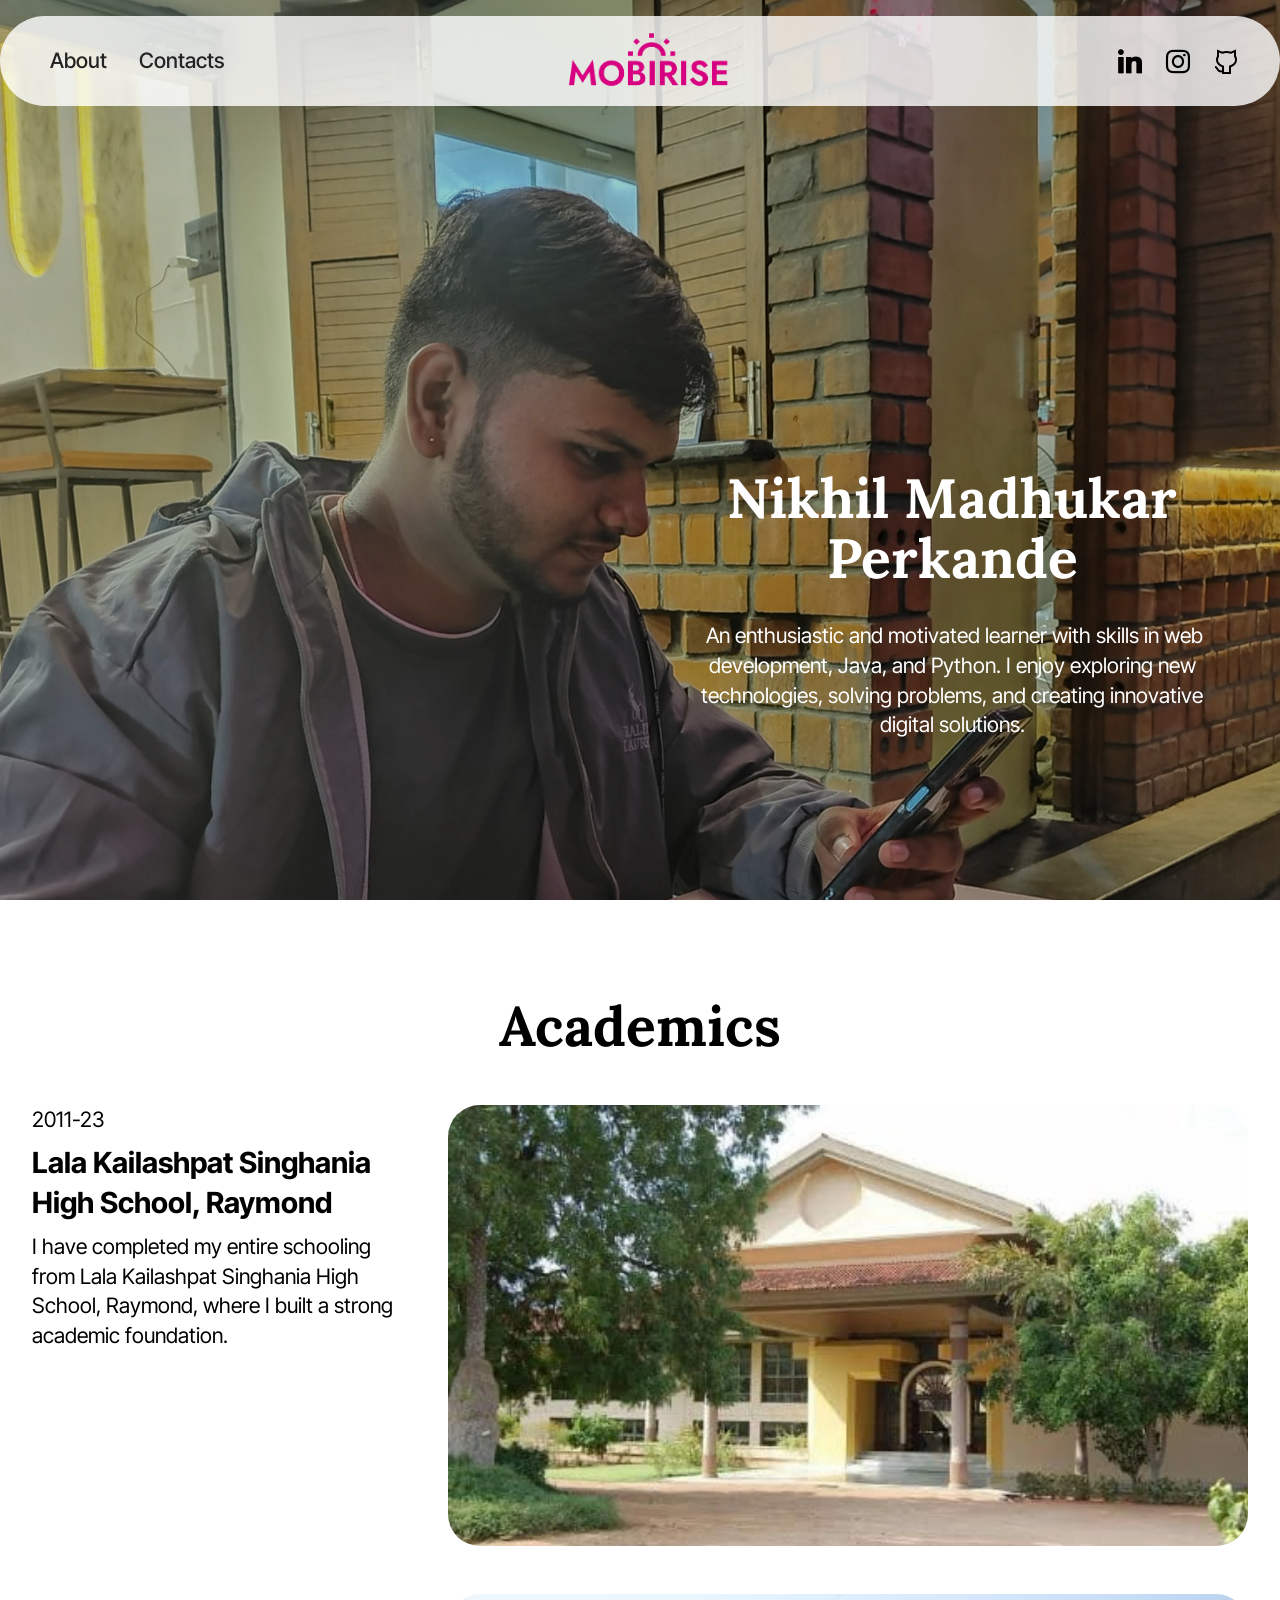
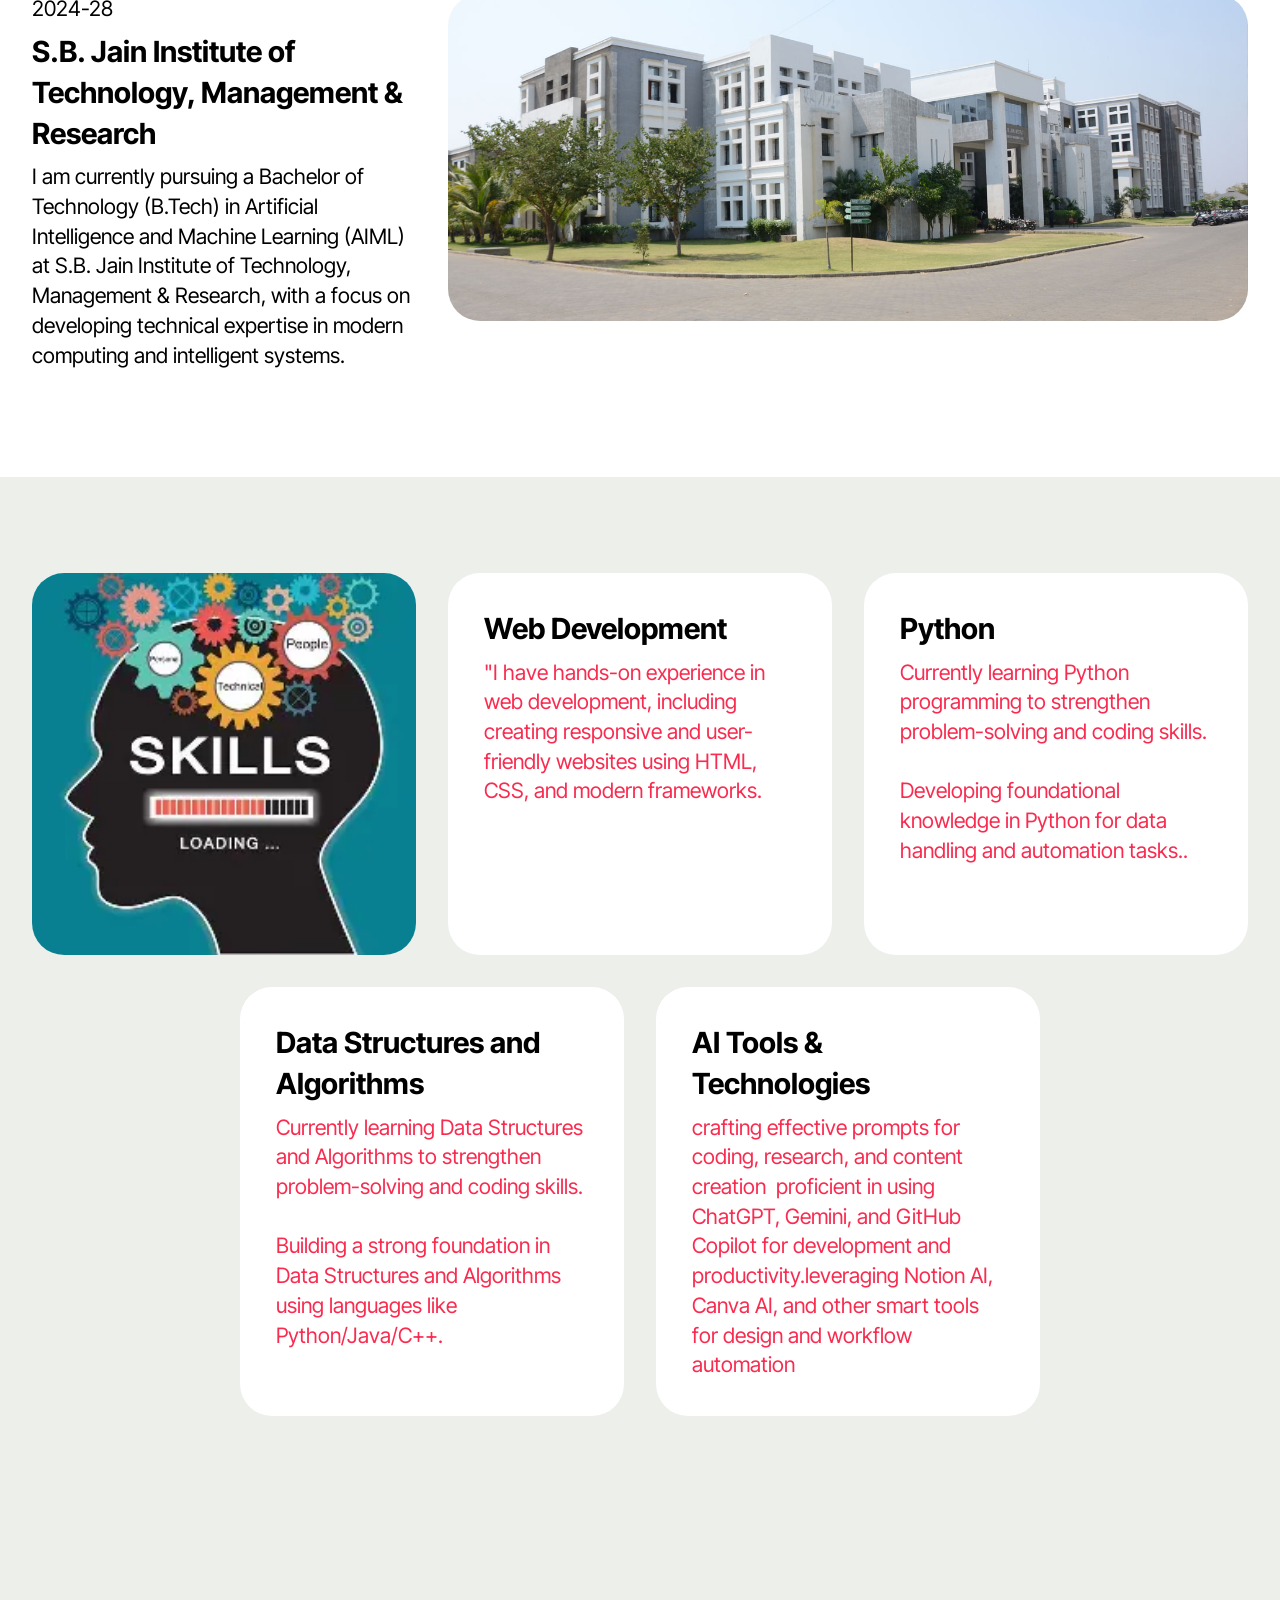
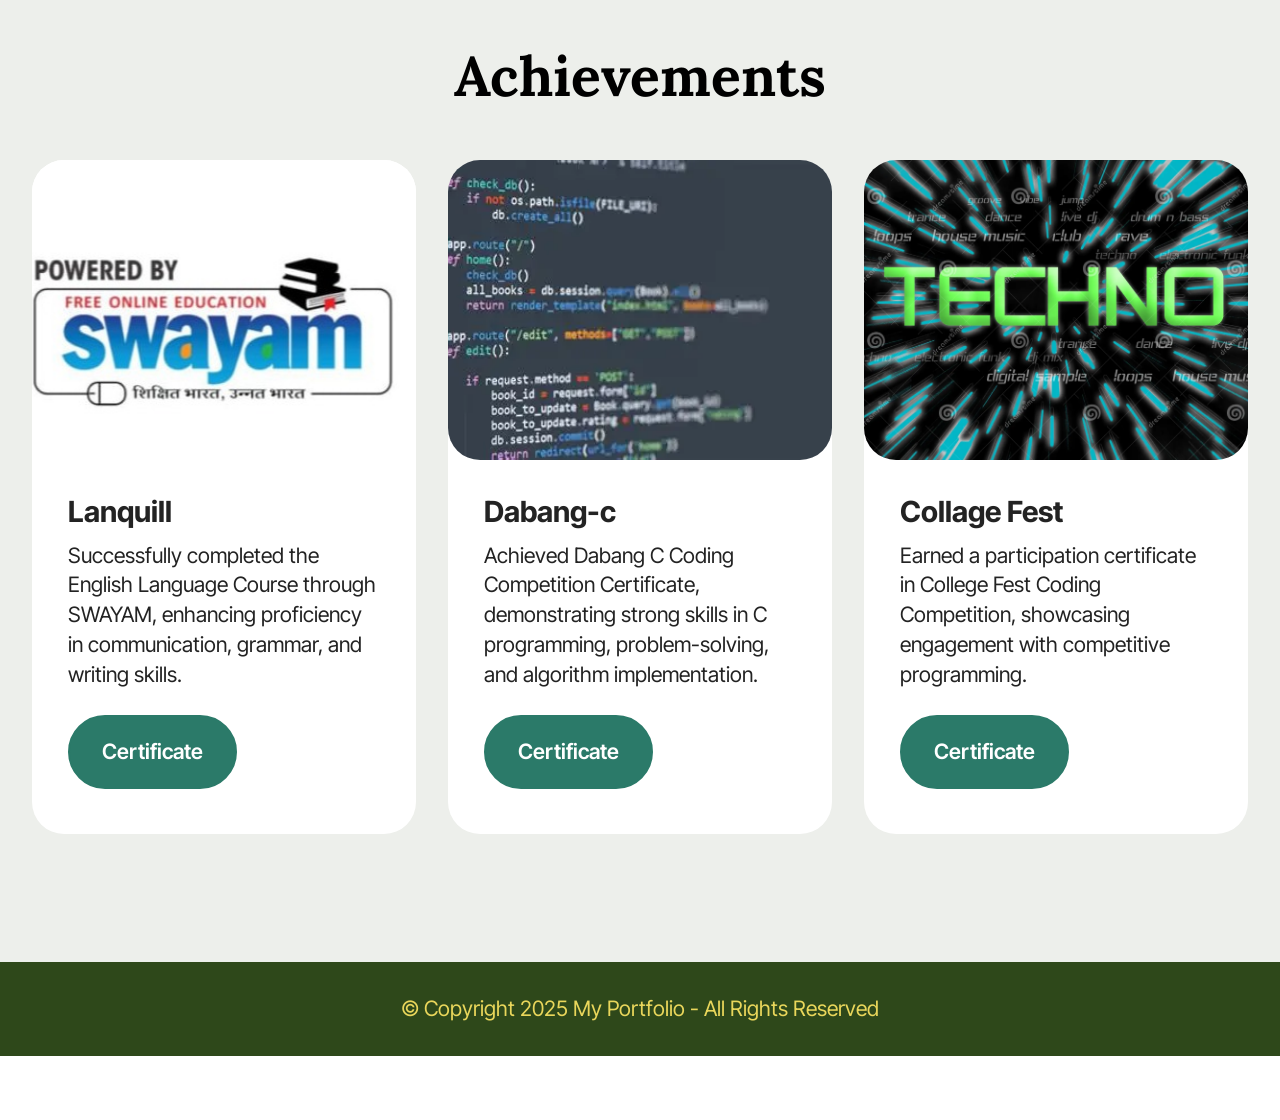
<file: page4.html>
<!DOCTYPE html>
<html  >
<head>
  <!-- Site made with Mobirise Website Builder v6.0.6, https://mobirise.com -->
  <meta charset="UTF-8">
  <meta http-equiv="X-UA-Compatible" content="IE=edge">
  <meta name="generator" content="Mobirise v6.0.6, mobirise.com">
  <meta name="viewport" content="width=device-width, initial-scale=1, minimum-scale=1">
  <link rel="shortcut icon" href="assets/images/logo2.png" type="image/x-icon">
  <meta name="description" content="">
  
  
  <title>Page 4</title>
  <link rel="stylesheet" href="assets/web/assets/mobirise-icons2/mobirise2.css">
  <link rel="stylesheet" href="assets/bootstrap/css/bootstrap.min.css">
  <link rel="stylesheet" href="assets/bootstrap/css/bootstrap-grid.min.css">
  <link rel="stylesheet" href="assets/bootstrap/css/bootstrap-reboot.min.css">
  <link rel="stylesheet" href="assets/parallax/jarallax.css">
  <link rel="stylesheet" href="assets/animatecss/animate.css">
  <link rel="stylesheet" href="assets/dropdown/css/style.css">
  <link rel="stylesheet" href="assets/socicon/css/styles.css">
  <link rel="stylesheet" href="assets/theme/css/style.css">
  <link rel="preload" href="https://fonts.googleapis.com/css?family=Lora:400,500,600,700,400i,500i,600i,700i&display=swap" as="style" onload="this.onload=null;this.rel='stylesheet'">
  <noscript><link rel="stylesheet" href="https://fonts.googleapis.com/css?family=Lora:400,500,600,700,400i,500i,600i,700i&display=swap"></noscript>
  <link rel="preload" href="https://fonts.googleapis.com/css?family=Inter+Tight:100,200,300,400,500,600,700,800,900,100i,200i,300i,400i,500i,600i,700i,800i,900i&display=swap" as="style" onload="this.onload=null;this.rel='stylesheet'">
  <noscript><link rel="stylesheet" href="https://fonts.googleapis.com/css?family=Inter+Tight:100,200,300,400,500,600,700,800,900,100i,200i,300i,400i,500i,600i,700i,800i,900i&display=swap"></noscript>
  <link rel="preload" as="style" href="assets/mobirise/css/mbr-additional.css?v=uOmNtB"><link rel="stylesheet" href="assets/mobirise/css/mbr-additional.css?v=uOmNtB" type="text/css">

  
  
  
</head>
<body>
  
  <section data-bs-version="5.1" class="menu menu3 cid-uV5jCUqKBp" once="menu" id="menu03-3t">
	

	<nav class="navbar navbar-dropdown navbar-fixed-top navbar-expand-lg">
		<div class="container">
			<div class="navbar-brand">
				<span class="navbar-logo">
					<a href="https://mobiri.se">
						<img src="assets/images/logo2.png" alt="Mobirise Website Builder" style="height: 4rem;">
					</a>
				</span>
				
			</div>
			<button class="navbar-toggler" type="button" data-toggle="collapse" data-bs-toggle="collapse" data-target="#navbarSupportedContent" data-bs-target="#navbarSupportedContent" aria-controls="navbarNavAltMarkup" aria-expanded="false" aria-label="Toggle navigation">
				<div class="hamburger">
					<span></span>
					<span></span>
					<span></span>
					<span></span>
				</div>
			</button>
			<div class="collapse navbar-collapse" id="navbarSupportedContent">
				<ul class="navbar-nav nav-dropdown nav-right" data-app-modern-menu="true"><li class="nav-item">
						<a class="nav-link link text-black text-primary display-4" href="page1.html">About</a>
					</li>
					
					<li class="nav-item">
						<a class="nav-link link text-black text-primary display-4" href="tel:8253099376">Contacts</a>
					</li></ul>
				<div class="icons-menu">
					<a class="iconfont-wrapper" href="https://www.linkedin.com/in/nikhil-perkande-8316b2310?utm_source=share&utm_campaign=share_via&utm_content=profile&utm_medium=android_app">
						<span class="p-2 mbr-iconfont socicon-linkedin socicon"></span>
					</a>
					<a class="iconfont-wrapper" href="https://www.instagram.com/nikhil_perkande?igsh=eHNyYjJxczhkOWR3">
						<span class="p-2 mbr-iconfont socicon-instagram socicon"></span>
					</a>
					<a class="iconfont-wrapper" href="https://github.com/Nikhilperkande">
						<span class="p-2 mbr-iconfont mobi-mbri-github mobi-mbri"></span>
					</a>
					
				</div>
				
			</div>
		</div>
	</nav>
</section>

<section data-bs-version="5.1" class="header09 startm5 cid-uUldSbMR3Z mbr-fullscreen mbr-parallax-background" id="header09-2s">	
    
	<div class="mbr-overlay" style="opacity: 0.2; background-color: rgb(0, 0, 0);"></div>
	
	<div class="container-fluid">
		<div class="row">
			<div class="content-wrap col-12 col-md-6">
				<h1 class="mbr-section-title mbr-fonts-style mbr-white mb-4 display-1"><strong>Nikhil Madhukar Perkande</strong></h1>
				
				<p class="mbr-fonts-style mbr-text mbr-white mb-4 display-7">&nbsp;An enthusiastic and motivated learner with skills in web development, Java, and Python. I enjoy exploring new technologies, solving problems, and creating innovative digital solutions.
				</p>
				
			</div>
		</div>
	</div>
</section>

<section data-bs-version="5.1" class="timeline02 cid-uUldSc1jzS" id="timeline02-2t">
  
  <div class="container">
    <div class="row justify-content-center">
      <div class="col-12 mb-5 content-head">
        <h3 class="mbr-section-title mbr-fonts-style align-center mb-0 display-1">
          <strong>Academics</strong></h3>
        
      </div>
    </div>
    <div class="row justify-content-center item features-without-image active">
      <div class="col-12 col-lg">
        <p class="mbr-card-subtitle mbr-fonts-style mt-0 mb-2 display-7">
          2011-23</p>
        <h5 class="mbr-card-title mbr-fonts-style mt-0 mb-2 display-5"><strong>Lala Kailashpat Singhania High School, Raymond</strong></h5>
        <p class="mbr-text mbr-fonts-style mt-0 display-7">I have completed my entire schooling from Lala Kailashpat Singhania High School, Raymond, where I built a strong academic foundation.</p>
      </div>
      <div class="col-md-12 col-lg-8 item-wrapper">
        <div class="image-wrapper mb-5">
          <img src="assets/images/lkshs-480x360.jpeg" alt="Mobirise Website Builder" data-slide-to="0" data-bs-slide-to="0">
        </div>
      </div>
    </div><div class="row justify-content-center item features-without-image">
      <div class="col-12 col-lg">
        <p class="mbr-card-subtitle mbr-fonts-style mt-0 mb-2 display-7">
          2024-28</p>
        <h5 class="mbr-card-title mbr-fonts-style mt-0 mb-2 display-5"><strong>S.B. Jain Institute of Technology, Management &amp; Research</strong></h5>
        <p class="mbr-text mbr-fonts-style mt-0 display-7">
          I am currently pursuing a Bachelor of Technology (B.Tech) in Artificial Intelligence and Machine Learning (AIML) at S.B. Jain Institute of Technology, Management &amp; Research, with a focus on developing technical expertise in modern computing and intelligent systems.
        </p>
      </div>
      <div class="col-md-12 col-lg-8 item-wrapper">
        <div class="image-wrapper mb-5">
          <img src="assets/images/sbjit-1.webp" alt="Mobirise Website Builder" data-slide-to="1" data-bs-slide-to="1">
        </div>
      </div>
    </div>
    
  </div>
</section>

<section data-bs-version="5.1" class="features036 cid-uUldScgmuT" id="features036-2u">
	

	
	

	<div class="container">
		


		<div class="row justify-content-center">
			<div class="item features-without-image col-12 col-md-12 col-lg-4 item-mb active">
				<div class="item-wrapper image-wrapper">
					<img class="w-100" src="assets/images/skills.webp" alt="Mobirise Website Builder" data-slide-to="0" data-bs-slide-to="0">
				</div>
			</div>

			<div class="item features-without-image col-12 col-md-12 col-lg-4 item-mb">
				<div class="item-wrapper">
					<div class="align-left item-content">
						
						<h5 class="card-title mbr-fonts-style display-5"><strong>Web Development</strong></h5>
						<p class="card-text mbr-fonts-style display-7">
							"I have hands-on experience in web development, including creating responsive and user-friendly websites using HTML, CSS, and modern frameworks.</p>
						
					</div>

				</div>
			</div>
			<div class="item features-without-image col-12 col-md-12 col-lg-4 item-mb">
				<div class="item-wrapper">
					<div class=" align-left item-content">
						
						<h5 class="card-title mbr-fonts-style display-5">
							<strong>Python</strong>
						</h5>
						<p class="card-text mbr-fonts-style display-7">Currently learning Python programming to strengthen problem-solving and coding skills.<br><br>Developing foundational knowledge in Python for data handling and automation tasks..</p>
						
					</div>

				</div>
			</div>
			<div class="item features-without-image col-12 col-md-12 col-lg-4 item-mb">
				<div class="item-wrapper">
					<div class="align-left item-content">
						
						<h5 class="card-title mbr-fonts-style display-5"><strong>Data Structures and Algorithms</strong></h5>
						<p class="card-text mbr-fonts-style display-7">Currently learning Data Structures and Algorithms to strengthen problem-solving and coding skills.<br><br>Building a strong foundation in Data Structures and Algorithms using languages like Python/Java/C++.</p>
						
					</div>

				</div>
			</div>
			<div class="item features-without-image col-12 col-md-12 col-lg-4 item-mb">
				<div class="item-wrapper">
					<div class="align-left item-content">
						
						<h5 class="card-title mbr-fonts-style display-5"><strong>AI Tools &amp; Technologies</strong></h5>
						<p class="card-text mbr-fonts-style display-7">crafting effective prompts for coding, research, and content creation&nbsp; proficient in using ChatGPT, Gemini, and GitHub Copilot for development and productivity.leveraging Notion AI, Canva AI, and other smart tools for design and workflow automation</p>
						
					</div>

				</div>
			</div>
			
		</div>
	</div>
</section>

<section data-bs-version="5.1" class="pricing02 cid-uUlep8EaCr" id="pricing02-2v">
  
  
  <div class="container">
    <div class="row justify-content-center">
      <div class="col-12 content-head">
        <div class="mbr-section-head mb-5">
          <h4 class="mbr-section-title mbr-fonts-style align-center mb-0 display-2"><strong>Achievements</strong></h4>
          
          
        </div>
      </div>
    </div>
    <div class="row">
      <div class="item features-image col-12 col-md-6 col-lg-4">
        <div class="item-wrapper">
          <div class="item-img">
            <img src="assets/images/swayam-online-programmes-benefits-course-category-applying-process-etc.-815x458.jpeg" alt="Mobirise Website Builder">
          </div>
          <div class="item-content">
            <h5 class="item-title mbr-fonts-style display-5"><strong>Lanquill</strong></h5>
            
            <p class="mbr-text mbr-fonts-style display-7">
              Successfully completed the English Language Course through SWAYAM, enhancing proficiency in communication, grammar, and writing skills.
            </p>
            <div class="mbr-section-btn item-footer"><a href="assets/files/lanquil.pdf" class="btn item-btn btn-primary display-7">Certificate</a></div>
          </div>

        </div>
      </div>
      <div class="item features-image col-12 col-md-6 col-lg-4">
        <div class="item-wrapper">
          <div class="item-img">
            <img src="assets/images/oip.webp" alt="Mobirise Website Builder">
          </div>
          <div class="item-content">
            <h5 class="item-title mbr-fonts-style display-5"><strong>Dabang-c</strong></h5>
            
            <p class="mbr-text mbr-fonts-style display-7">
              Achieved Dabang C Coding Competition Certificate, demonstrating strong skills in C programming, problem-solving, and algorithm implementation.
            </p>
            <div class="mbr-section-btn item-footer"><a href="" class="btn item-btn btn-primary display-7">Certificate</a></div>
          </div>
        </div>
      </div>
      <div class="item features-image col-12 col-md-6 col-lg-4">
        <div class="item-wrapper">
          <div class="item-img">
            <img src="assets/images/collage-de-techno-498992.webp" alt="Mobirise Website Builder">
          </div>
          <div class="item-content">
            <h5 class="item-title mbr-fonts-style display-5"><strong>Collage Fest</strong></h5>
            
            <p class="mbr-text mbr-fonts-style display-7">
              Earned a participation certificate in College Fest Coding Competition, showcasing engagement with competitive programming.<br>
            </p>
            <div class="mbr-section-btn item-footer"><a href="" class="btn item-btn btn-primary display-7">Certificate</a></div>
          </div>
        </div>
      </div>
    </div>
  </div>
</section>

<section data-bs-version="5.1" class="footer4 cid-uV5kxWlUTW" once="footers" id="footer04-41">

    

    

    <div class="container">
        <div class="media-container-row align-center mbr-white">
            <div class="col-12">
                <p class="mbr-text mb-0 mbr-fonts-style display-7">
                    © Copyright 2025 My Portfolio - All Rights Reserved
                </p>
            </div>
        </div>
    </div>
</section><section class="display-7" style="padding: 0;align-items: center;justify-content: center;flex-wrap: wrap;    align-content: center;display: flex;position: relative;height: 4rem;"><a href="https://mobiri.se/" style="flex: 1 1;height: 4rem;position: absolute;width: 100%;z-index: 1;"><img alt="Mobirise" style="height: 4rem;" src="[data-uri]"></a><p style="margin: 0;text-align: center;" class="display-7">Built with &#8204;</p><a style="z-index:1" href="https://mobirise.com">Mobirise </a></section><script src="assets/bootstrap/js/bootstrap.bundle.min.js"></script>  <script src="assets/parallax/jarallax.js"></script>  <script src="assets/smoothscroll/smooth-scroll.js"></script>  <script src="assets/ytplayer/index.js"></script>  <script src="assets/dropdown/js/navbar-dropdown.js"></script>  <script src="assets/theme/js/script.js"></script>  
  
  
 <div id="scrollToTop" class="scrollToTop mbr-arrow-up"><a style="text-align: center;"><i class="mbr-arrow-up-icon mbr-arrow-up-icon-cm cm-icon cm-icon-smallarrow-up"></i></a></div>
    <input name="animation" type="hidden">
  </body>
</html>
</file>
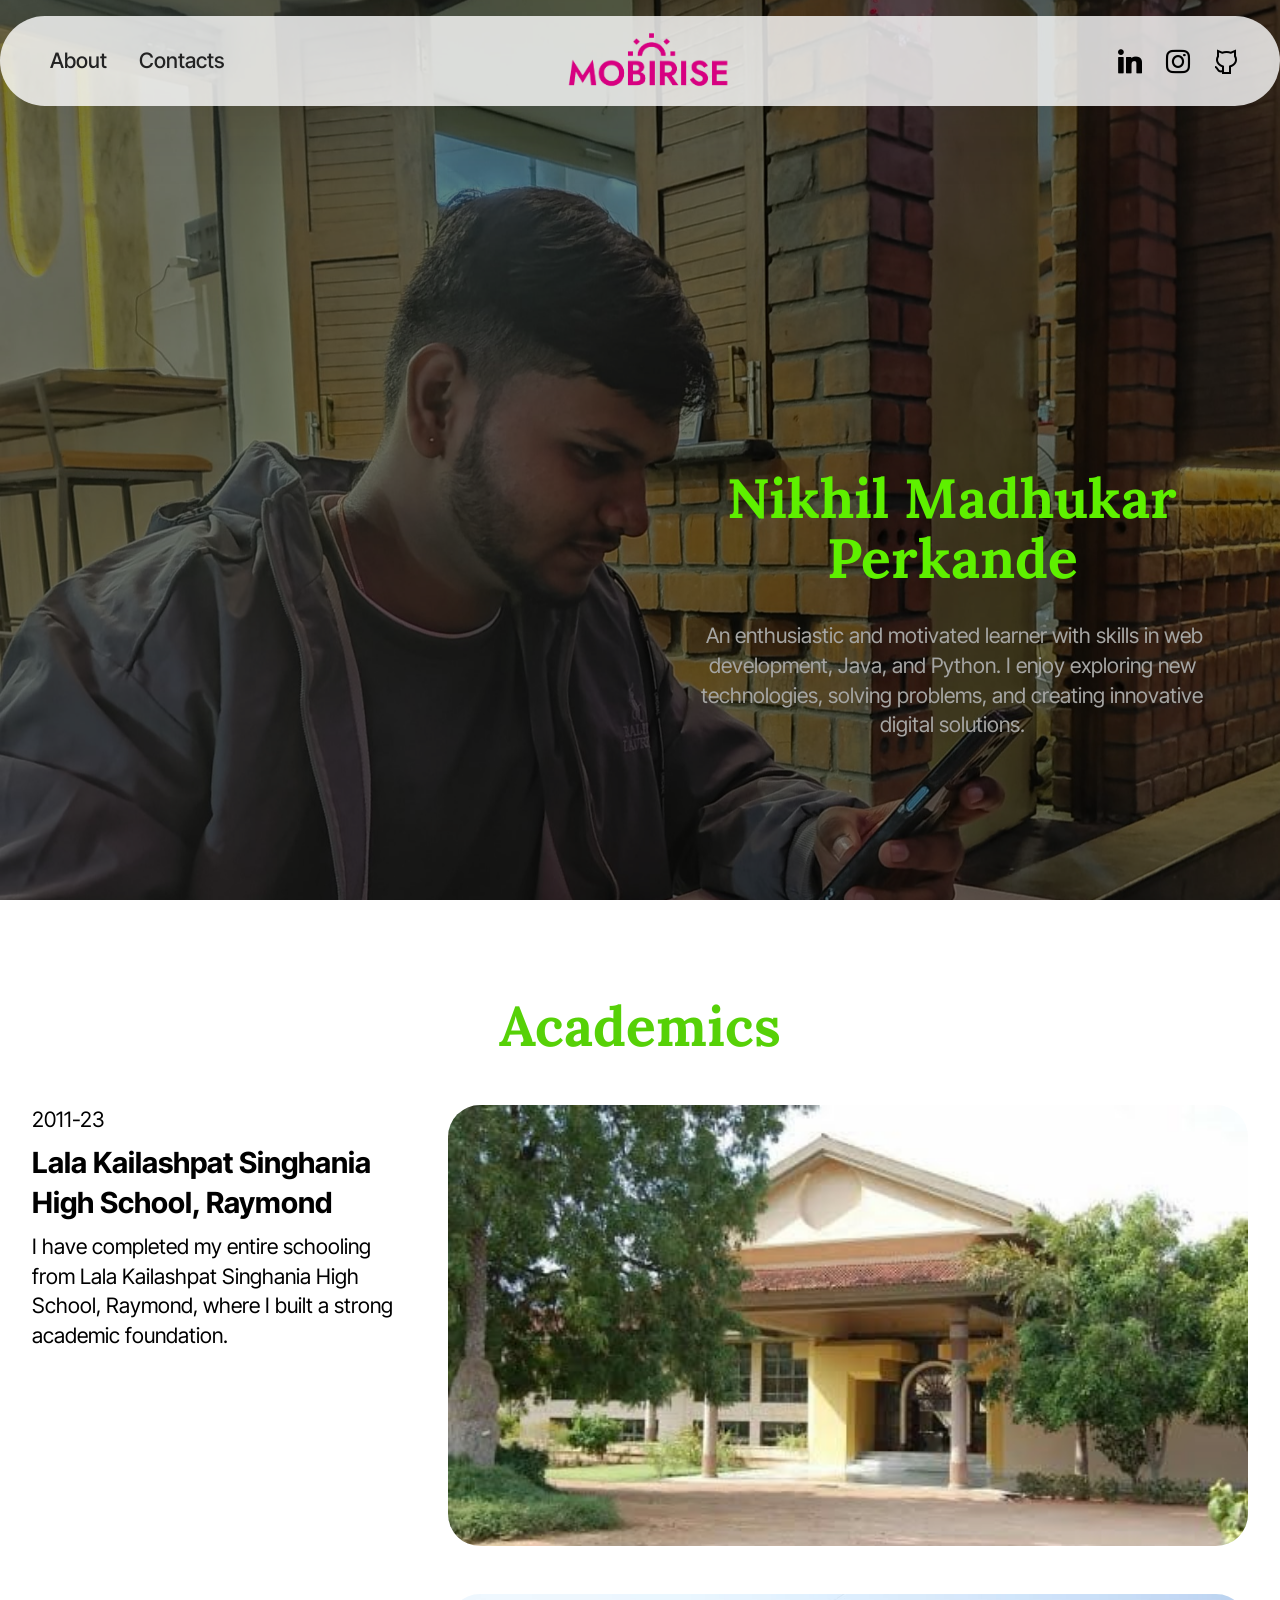
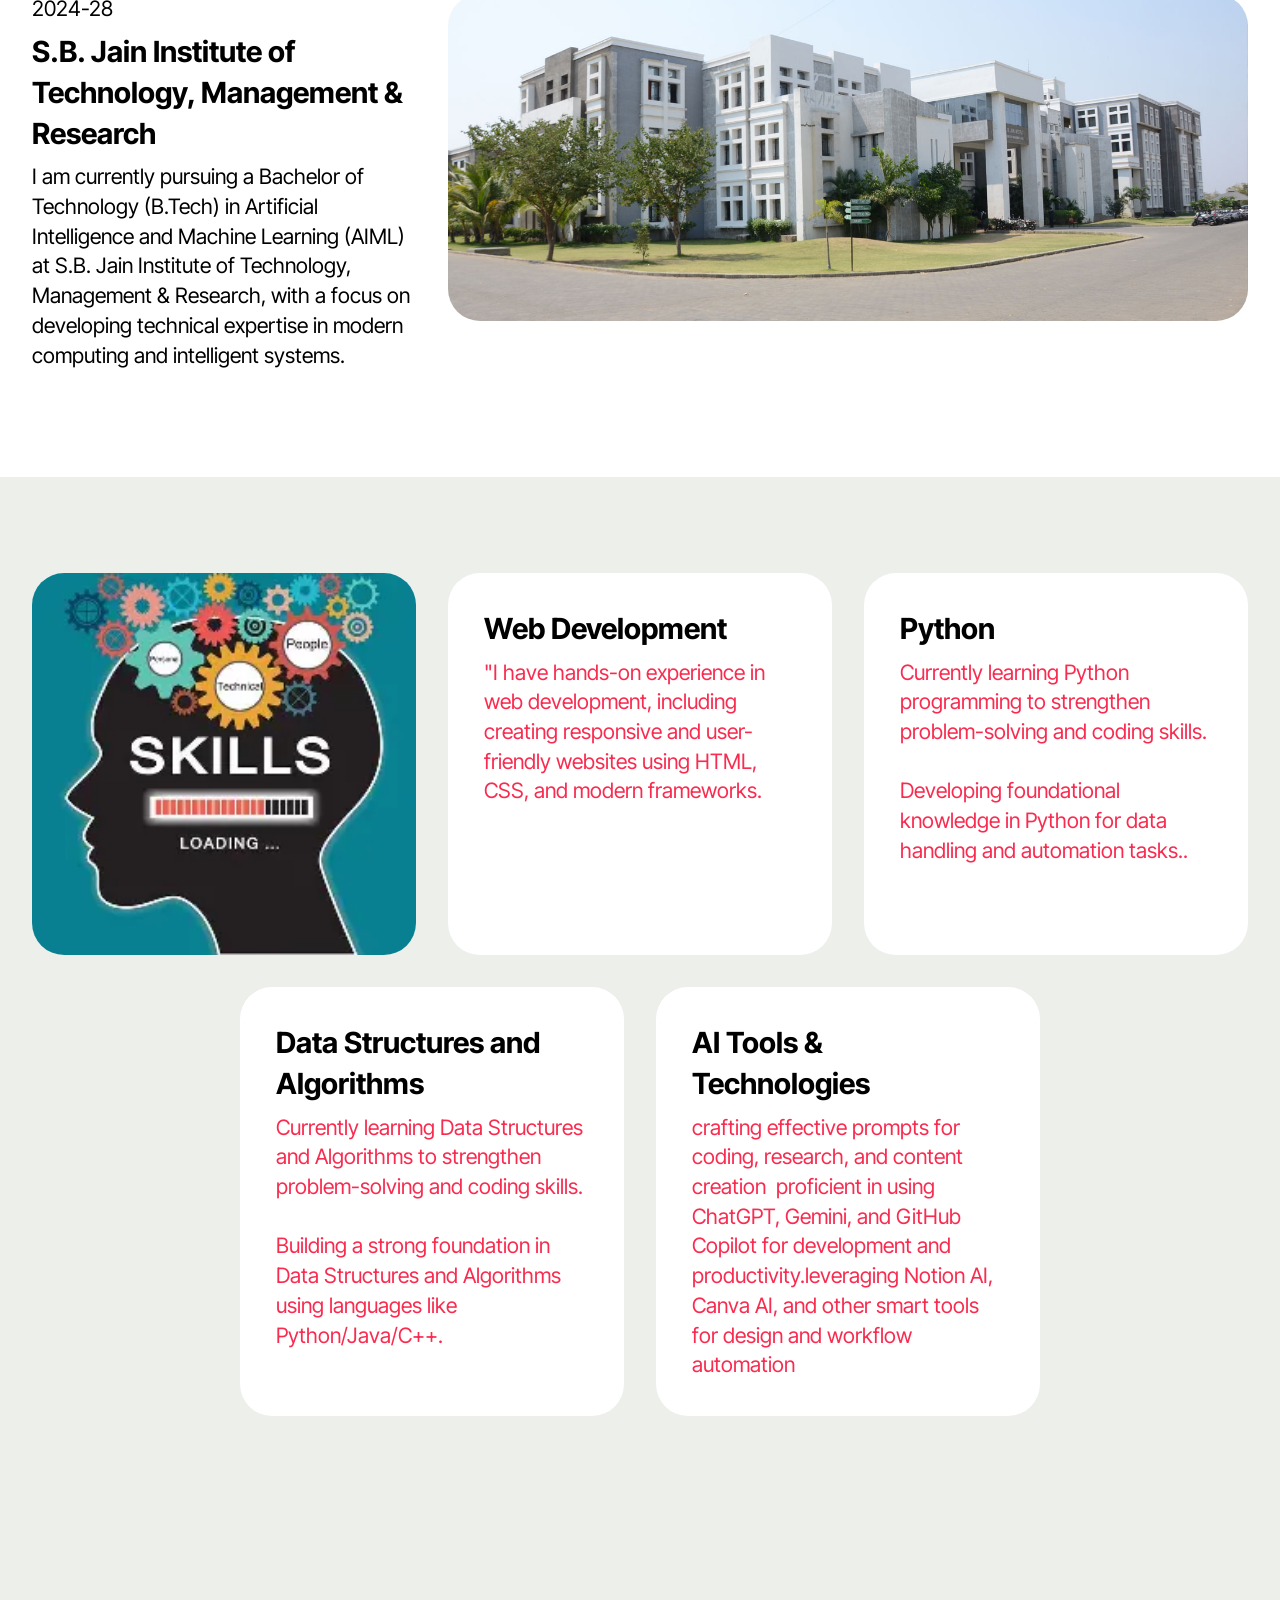
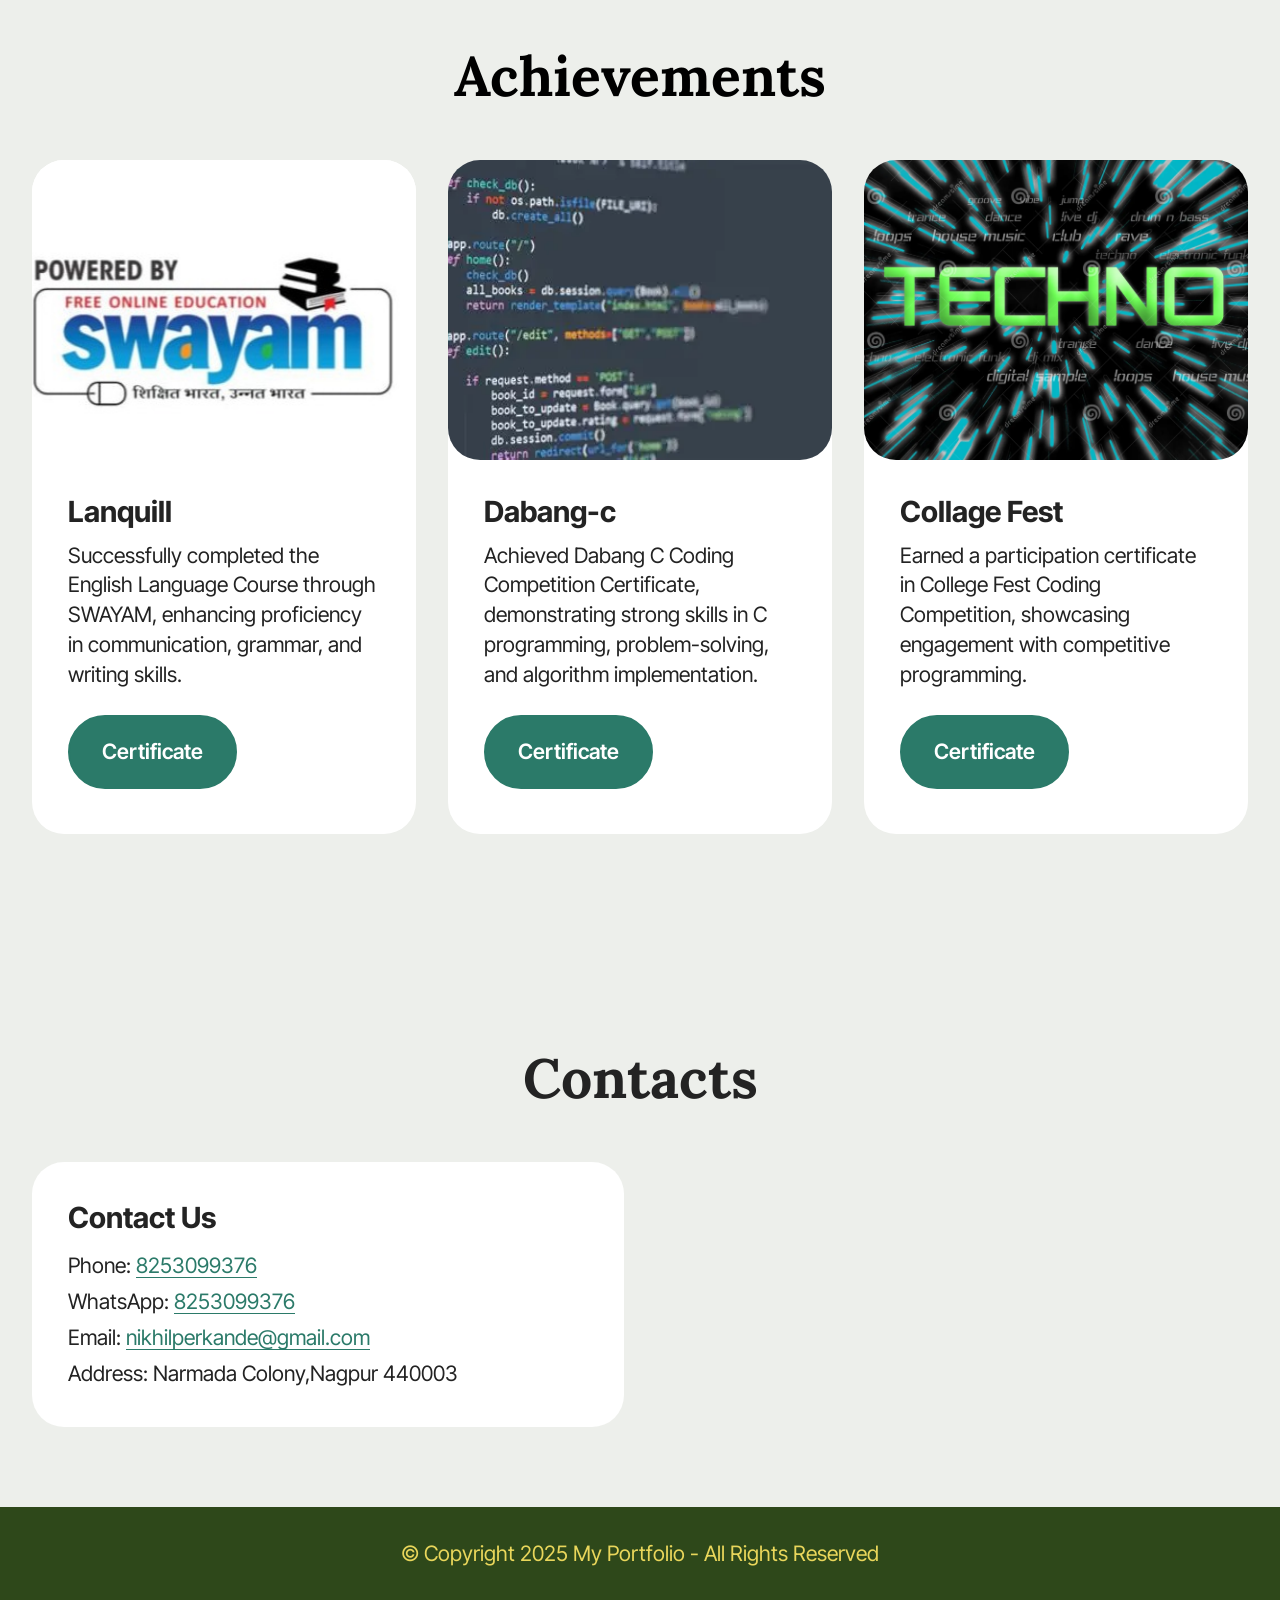
<file: page5.html>
<!DOCTYPE html>
<html  >
<head>
  <!-- Site made with Mobirise Website Builder v6.0.6, https://mobirise.com -->
  <meta charset="UTF-8">
  <meta http-equiv="X-UA-Compatible" content="IE=edge">
  <meta name="generator" content="Mobirise v6.0.6, mobirise.com">
  <meta name="viewport" content="width=device-width, initial-scale=1, minimum-scale=1">
  <link rel="shortcut icon" href="assets/images/logo2.png" type="image/x-icon">
  <meta name="description" content="">
  
  
  <title>Page 5</title>
  <link rel="stylesheet" href="assets/web/assets/mobirise-icons2/mobirise2.css">
  <link rel="stylesheet" href="assets/bootstrap/css/bootstrap.min.css">
  <link rel="stylesheet" href="assets/bootstrap/css/bootstrap-grid.min.css">
  <link rel="stylesheet" href="assets/bootstrap/css/bootstrap-reboot.min.css">
  <link rel="stylesheet" href="assets/parallax/jarallax.css">
  <link rel="stylesheet" href="assets/animatecss/animate.css">
  <link rel="stylesheet" href="assets/dropdown/css/style.css">
  <link rel="stylesheet" href="assets/socicon/css/styles.css">
  <link rel="stylesheet" href="assets/theme/css/style.css">
  <link rel="preload" href="https://fonts.googleapis.com/css?family=Lora:400,500,600,700,400i,500i,600i,700i&display=swap" as="style" onload="this.onload=null;this.rel='stylesheet'">
  <noscript><link rel="stylesheet" href="https://fonts.googleapis.com/css?family=Lora:400,500,600,700,400i,500i,600i,700i&display=swap"></noscript>
  <link rel="preload" href="https://fonts.googleapis.com/css?family=Inter+Tight:100,200,300,400,500,600,700,800,900,100i,200i,300i,400i,500i,600i,700i,800i,900i&display=swap" as="style" onload="this.onload=null;this.rel='stylesheet'">
  <noscript><link rel="stylesheet" href="https://fonts.googleapis.com/css?family=Inter+Tight:100,200,300,400,500,600,700,800,900,100i,200i,300i,400i,500i,600i,700i,800i,900i&display=swap"></noscript>
  <link rel="preload" as="style" href="assets/mobirise/css/mbr-additional.css?v=1UAgcn"><link rel="stylesheet" href="assets/mobirise/css/mbr-additional.css?v=1UAgcn" type="text/css">

  
  
  
</head>
<body>
  
  <section data-bs-version="5.1" class="menu menu3 cid-uV5jCUqKBp" once="menu" id="menu03-3t">
	

	<nav class="navbar navbar-dropdown navbar-fixed-top navbar-expand-lg">
		<div class="container">
			<div class="navbar-brand">
				<span class="navbar-logo">
					<a href="https://mobiri.se">
						<img src="assets/images/logo2.png" alt="Mobirise Website Builder" style="height: 4rem;">
					</a>
				</span>
				
			</div>
			<button class="navbar-toggler" type="button" data-toggle="collapse" data-bs-toggle="collapse" data-target="#navbarSupportedContent" data-bs-target="#navbarSupportedContent" aria-controls="navbarNavAltMarkup" aria-expanded="false" aria-label="Toggle navigation">
				<div class="hamburger">
					<span></span>
					<span></span>
					<span></span>
					<span></span>
				</div>
			</button>
			<div class="collapse navbar-collapse" id="navbarSupportedContent">
				<ul class="navbar-nav nav-dropdown nav-right" data-app-modern-menu="true"><li class="nav-item">
						<a class="nav-link link text-black text-primary display-4" href="page1.html">About</a>
					</li>
					
					<li class="nav-item">
						<a class="nav-link link text-black text-primary display-4" href="tel:8253099376">Contacts</a>
					</li></ul>
				<div class="icons-menu">
					<a class="iconfont-wrapper" href="https://www.linkedin.com/in/nikhil-perkande-8316b2310?utm_source=share&utm_campaign=share_via&utm_content=profile&utm_medium=android_app">
						<span class="p-2 mbr-iconfont socicon-linkedin socicon"></span>
					</a>
					<a class="iconfont-wrapper" href="https://www.instagram.com/nikhil_perkande?igsh=eHNyYjJxczhkOWR3">
						<span class="p-2 mbr-iconfont socicon-instagram socicon"></span>
					</a>
					<a class="iconfont-wrapper" href="https://github.com/Nikhilperkande">
						<span class="p-2 mbr-iconfont mobi-mbri-github mobi-mbri"></span>
					</a>
					
				</div>
				
			</div>
		</div>
	</nav>
</section>

<section data-bs-version="5.1" class="header09 startm5 cid-uUrAwnwi5I mbr-fullscreen mbr-parallax-background" id="header09-38">	
    
	<div class="mbr-overlay" style="opacity: 0.5; background-color: rgb(0, 0, 0);"></div>
	
	<div class="container-fluid">
		<div class="row">
			<div class="content-wrap col-12 col-md-6">
				<h1 class="mbr-section-title mbr-fonts-style mbr-white mb-4 display-1"><strong>Nikhil Madhukar Perkande</strong></h1>
				
				<p class="mbr-fonts-style mbr-text mbr-white mb-4 display-7">&nbsp;An enthusiastic and motivated learner with skills in web development, Java, and Python. I enjoy exploring new technologies, solving problems, and creating innovative digital solutions.
				</p>
				
			</div>
		</div>
	</div>
</section>

<section data-bs-version="5.1" class="timeline02 cid-uUrAwnYtBa" id="timeline02-39">
  
  <div class="container">
    <div class="row justify-content-center">
      <div class="col-12 mb-5 content-head">
        <h3 class="mbr-section-title mbr-fonts-style align-center mb-0 display-1">
          <strong>Academics</strong></h3>
        
      </div>
    </div>
    <div class="row justify-content-center item features-without-image active">
      <div class="col-12 col-lg">
        <p class="mbr-card-subtitle mbr-fonts-style mt-0 mb-2 display-7">
          2011-23</p>
        <h5 class="mbr-card-title mbr-fonts-style mt-0 mb-2 display-5"><strong>Lala Kailashpat Singhania High School, Raymond</strong></h5>
        <p class="mbr-text mbr-fonts-style mt-0 display-7">I have completed my entire schooling from Lala Kailashpat Singhania High School, Raymond, where I built a strong academic foundation.</p>
      </div>
      <div class="col-md-12 col-lg-8 item-wrapper">
        <div class="image-wrapper mb-5">
          <img src="assets/images/lkshs-480x360.jpeg" alt="Mobirise Website Builder" data-slide-to="0" data-bs-slide-to="0">
        </div>
      </div>
    </div><div class="row justify-content-center item features-without-image">
      <div class="col-12 col-lg">
        <p class="mbr-card-subtitle mbr-fonts-style mt-0 mb-2 display-7">
          2024-28</p>
        <h5 class="mbr-card-title mbr-fonts-style mt-0 mb-2 display-5"><strong>S.B. Jain Institute of Technology, Management &amp; Research</strong></h5>
        <p class="mbr-text mbr-fonts-style mt-0 display-7">
          I am currently pursuing a Bachelor of Technology (B.Tech) in Artificial Intelligence and Machine Learning (AIML) at S.B. Jain Institute of Technology, Management &amp; Research, with a focus on developing technical expertise in modern computing and intelligent systems.
        </p>
      </div>
      <div class="col-md-12 col-lg-8 item-wrapper">
        <div class="image-wrapper mb-5">
          <img src="assets/images/sbjit-1.webp" alt="Mobirise Website Builder" data-slide-to="1" data-bs-slide-to="1">
        </div>
      </div>
    </div>
    
  </div>
</section>

<section data-bs-version="5.1" class="features036 cid-uUrAworUgt" id="features036-3a">
	

	
	

	<div class="container">
		


		<div class="row justify-content-center">
			<div class="item features-without-image col-12 col-md-12 col-lg-4 item-mb active">
				<div class="item-wrapper image-wrapper">
					<img class="w-100" src="assets/images/skills.webp" alt="Mobirise Website Builder" data-slide-to="0" data-bs-slide-to="0">
				</div>
			</div>

			<div class="item features-without-image col-12 col-md-12 col-lg-4 item-mb">
				<div class="item-wrapper">
					<div class="align-left item-content">
						
						<h5 class="card-title mbr-fonts-style display-5"><strong>Web Development</strong></h5>
						<p class="card-text mbr-fonts-style display-7">
							"I have hands-on experience in web development, including creating responsive and user-friendly websites using HTML, CSS, and modern frameworks.</p>
						
					</div>

				</div>
			</div>
			<div class="item features-without-image col-12 col-md-12 col-lg-4 item-mb">
				<div class="item-wrapper">
					<div class=" align-left item-content">
						
						<h5 class="card-title mbr-fonts-style display-5">
							<strong>Python</strong>
						</h5>
						<p class="card-text mbr-fonts-style display-7">Currently learning Python programming to strengthen problem-solving and coding skills.<br><br>Developing foundational knowledge in Python for data handling and automation tasks..</p>
						
					</div>

				</div>
			</div>
			<div class="item features-without-image col-12 col-md-12 col-lg-4 item-mb">
				<div class="item-wrapper">
					<div class="align-left item-content">
						
						<h5 class="card-title mbr-fonts-style display-5"><strong>Data Structures and Algorithms</strong></h5>
						<p class="card-text mbr-fonts-style display-7">Currently learning Data Structures and Algorithms to strengthen problem-solving and coding skills.<br><br>Building a strong foundation in Data Structures and Algorithms using languages like Python/Java/C++.</p>
						
					</div>

				</div>
			</div>
			<div class="item features-without-image col-12 col-md-12 col-lg-4 item-mb">
				<div class="item-wrapper">
					<div class="align-left item-content">
						
						<h5 class="card-title mbr-fonts-style display-5"><strong>AI Tools &amp; Technologies</strong></h5>
						<p class="card-text mbr-fonts-style display-7">crafting effective prompts for coding, research, and content creation&nbsp; proficient in using ChatGPT, Gemini, and GitHub Copilot for development and productivity.leveraging Notion AI, Canva AI, and other smart tools for design and workflow automation</p>
						
					</div>

				</div>
			</div>
			
		</div>
	</div>
</section>

<section data-bs-version="5.1" class="pricing02 cid-uUrAwoLpaw" id="pricing02-3b">
  
  
  <div class="container">
    <div class="row justify-content-center">
      <div class="col-12 content-head">
        <div class="mbr-section-head mb-5">
          <h4 class="mbr-section-title mbr-fonts-style align-center mb-0 display-2"><strong>Achievements</strong></h4>
          
          
        </div>
      </div>
    </div>
    <div class="row">
      <div class="item features-image col-12 col-md-6 col-lg-4">
        <div class="item-wrapper">
          <div class="item-img">
            <img src="assets/images/swayam-online-programmes-benefits-course-category-applying-process-etc.-815x458.jpeg" alt="Mobirise Website Builder">
          </div>
          <div class="item-content">
            <h5 class="item-title mbr-fonts-style display-5"><strong>Lanquill</strong></h5>
            
            <p class="mbr-text mbr-fonts-style display-7">
              Successfully completed the English Language Course through SWAYAM, enhancing proficiency in communication, grammar, and writing skills.
            </p>
            <div class="mbr-section-btn item-footer"><a href="assets/files/lanquil.pdf" class="btn item-btn btn-primary display-7">Certificate</a></div>
          </div>

        </div>
      </div>
      <div class="item features-image col-12 col-md-6 col-lg-4">
        <div class="item-wrapper">
          <div class="item-img">
            <img src="assets/images/oip.webp" alt="Mobirise Website Builder">
          </div>
          <div class="item-content">
            <h5 class="item-title mbr-fonts-style display-5"><strong>Dabang-c</strong></h5>
            
            <p class="mbr-text mbr-fonts-style display-7">
              Achieved Dabang C Coding Competition Certificate, demonstrating strong skills in C programming, problem-solving, and algorithm implementation.
            </p>
            <div class="mbr-section-btn item-footer"><a href="" class="btn item-btn btn-primary display-7">Certificate</a></div>
          </div>
        </div>
      </div>
      <div class="item features-image col-12 col-md-6 col-lg-4">
        <div class="item-wrapper">
          <div class="item-img">
            <img src="assets/images/collage-de-techno-498992.webp" alt="Mobirise Website Builder">
          </div>
          <div class="item-content">
            <h5 class="item-title mbr-fonts-style display-5"><strong>Collage Fest</strong></h5>
            
            <p class="mbr-text mbr-fonts-style display-7">
              Earned a participation certificate in College Fest Coding Competition, showcasing engagement with competitive programming.<br>
            </p>
            <div class="mbr-section-btn item-footer"><a href="" class="btn item-btn btn-primary display-7">Certificate</a></div>
          </div>
        </div>
      </div>
    </div>
  </div>
</section>

<section data-bs-version="5.1" class="contacts02 map1 cid-uUrAF4wqjN" id="contacts02-3e">

    

    
    <div class="container">
        <div class="row justify-content-center">
            <div class="col-12 content-head">
                <div class="mbr-section-head mb-5">
                    <h3 class="mbr-section-title mbr-fonts-style align-center mb-0 display-2">
                        <strong>Contacts</strong>
                    </h3>
                    
                </div>
            </div>
        </div>
        <div class="row justify-content-center">
            <div class="card col-12 col-md-12 col-lg-6">
                <div class="card-wrapper">
                    <div class="text-wrapper">
                        <h5 class="cardTitle mbr-fonts-style mb-2 display-5">
                            <strong>Contact Us</strong>
                        </h5>
                        <ul class="list mbr-fonts-style display-7">
                            <li class="mbr-text item-wrap">Phone: <a href="tel:8253099376" class="text-primary">8253099376</a></li>
                            <li class="mbr-text item-wrap">WhatsApp: <a href="https://wa.me/8253099376" class="text-primary">8253099376</a></li>
                            <li class="mbr-text item-wrap">Email: <a href="mailto:nikhilperkande@gmail.com" class="text-primary">nikhilperkande@gmail.com</a></li>
                            <li class="mbr-text item-wrap">Address: Narmada Colony,Nagpur 440003</li>
                        </ul>
                    </div>
                </div>
            </div>
            <div class="map-wrapper col-md-12 col-lg-6">
                <div class="google-map"></div>
            </div>
        </div>
    </div>
</section>

<section data-bs-version="5.1" class="footer4 cid-uV5kxWlUTW" once="footers" id="footer04-41">

    

    

    <div class="container">
        <div class="media-container-row align-center mbr-white">
            <div class="col-12">
                <p class="mbr-text mb-0 mbr-fonts-style display-7">
                    © Copyright 2025 My Portfolio - All Rights Reserved
                </p>
            </div>
        </div>
    </div>
</section><section class="display-7" style="padding: 0;align-items: center;justify-content: center;flex-wrap: wrap;    align-content: center;display: flex;position: relative;height: 4rem;"><a href="https://mobiri.se/" style="flex: 1 1;height: 4rem;position: absolute;width: 100%;z-index: 1;"><img alt="Mobirise.com" style="height: 4rem;" src="[data-uri]"></a><p style="margin: 0;text-align: center;" class="display-7">Designed with &#8204;</p><a style="z-index:1" href="https://mobirise.com">Mobirise.com </a></section><script src="assets/bootstrap/js/bootstrap.bundle.min.js"></script>  <script src="assets/parallax/jarallax.js"></script>  <script src="assets/smoothscroll/smooth-scroll.js"></script>  <script src="assets/ytplayer/index.js"></script>  <script src="assets/dropdown/js/navbar-dropdown.js"></script>  <script src="assets/theme/js/script.js"></script>  
  
  
 <div id="scrollToTop" class="scrollToTop mbr-arrow-up"><a style="text-align: center;"><i class="mbr-arrow-up-icon mbr-arrow-up-icon-cm cm-icon cm-icon-smallarrow-up"></i></a></div>
    <input name="animation" type="hidden">
  </body>
</html>
</file>
<file: assets/web/assets/mobirise-icons2/mobirise2.css>
@font-face {
  font-family: 'Moririse2';
  font-display: swap;
  src:  url('mobirise2.eot?f2bix4');
  src:  url('mobirise2.eot?f2bix4#iefix') format('embedded-opentype'),
    url('mobirise2.ttf?f2bix4') format('truetype'),
    url('mobirise2.woff?f2bix4') format('woff'),
    url('mobirise2.svg?f2bix4#mobirise2') format('svg');
  font-weight: normal;
  font-style: normal;
}

[class^="mobi-"], [class*=" mobi-"] {
  /* use !important to prevent issues with browser extensions that change fonts */
  font-family: 'Moririse2' !important;
  speak: none;
  font-style: normal;
  font-weight: normal;
  font-variant: normal;
  text-transform: none;
  line-height: 1;

  /* Better Font Rendering =========== */
  -webkit-font-smoothing: antialiased;
  -moz-osx-font-smoothing: grayscale;
}

.mobi-mbri-add-submenu:before {
  content: "\e900";
}
.mobi-mbri-alert:before {
  content: "\e901";
}
.mobi-mbri-align-center:before {
  content: "\e902";
}
.mobi-mbri-align-justify:before {
  content: "\e903";
}
.mobi-mbri-align-left:before {
  content: "\e904";
}
.mobi-mbri-align-right:before {
  content: "\e905";
}
.mobi-mbri-android:before {
  content: "\e906";
}
.mobi-mbri-apple:before {
  content: "\e907";
}
.mobi-mbri-arrow-down:before {
  content: "\e908";
}
.mobi-mbri-arrow-next:before {
  content: "\e909";
}
.mobi-mbri-arrow-prev:before {
  content: "\e90a";
}
.mobi-mbri-arrow-up:before {
  content: "\e90b";
}
.mobi-mbri-bold:before {
  content: "\e90c";
}
.mobi-mbri-bookmark:before {
  content: "\e90d";
}
.mobi-mbri-bootstrap:before {
  content: "\e90e";
}
.mobi-mbri-briefcase:before {
  content: "\e90f";
}
.mobi-mbri-browse:before {
  content: "\e910";
}
.mobi-mbri-bulleted-list:before {
  content: "\e911";
}
.mobi-mbri-calendar:before {
  content: "\e912";
}
.mobi-mbri-camera:before {
  content: "\e913";
}
.mobi-mbri-cart-add:before {
  content: "\e914";
}
.mobi-mbri-cart-full:before {
  content: "\e915";
}
.mobi-mbri-cash:before {
  content: "\e916";
}
.mobi-mbri-change-style:before {
  content: "\e917";
}
.mobi-mbri-chat:before {
  content: "\e918";
}
.mobi-mbri-clock:before {
  content: "\e919";
}
.mobi-mbri-close:before {
  content: "\e91a";
}
.mobi-mbri-cloud:before {
  content: "\e91b";
}
.mobi-mbri-code:before {
  content: "\e91c";
}
.mobi-mbri-contact-form:before {
  content: "\e91d";
}
.mobi-mbri-credit-card:before {
  content: "\e91e";
}
.mobi-mbri-cursor-click:before {
  content: "\e91f";
}
.mobi-mbri-cust-feedback:before {
  content: "\e920";
}
.mobi-mbri-database:before {
  content: "\e921";
}
.mobi-mbri-delivery:before {
  content: "\e922";
}
.mobi-mbri-desktop:before {
  content: "\e923";
}
.mobi-mbri-devices:before {
  content: "\e924";
}
.mobi-mbri-down:before {
  content: "\e925";
}
.mobi-mbri-download-2:before {
  content: "\e926";
}
.mobi-mbri-download:before {
  content: "\e927";
}
.mobi-mbri-drag-n-drop-2:before {
  content: "\e928";
}
.mobi-mbri-drag-n-drop:before {
  content: "\e929";
}
.mobi-mbri-edit-2:before {
  content: "\e92a";
}
.mobi-mbri-edit:before {
  content: "\e92b";
}
.mobi-mbri-error:before {
  content: "\e92c";
}
.mobi-mbri-extension:before {
  content: "\e92d";
}
.mobi-mbri-features:before {
  content: "\e92e";
}
.mobi-mbri-file:before {
  content: "\e92f";
}
.mobi-mbri-flag:before {
  content: "\e930";
}
.mobi-mbri-folder:before {
  content: "\e931";
}
.mobi-mbri-gift:before {
  content: "\e932";
}
.mobi-mbri-github:before {
  content: "\e933";
}
.mobi-mbri-globe-2:before {
  content: "\e934";
}
.mobi-mbri-globe:before {
  content: "\e935";
}
.mobi-mbri-growing-chart:before {
  content: "\e936";
}
.mobi-mbri-hearth:before {
  content: "\e937";
}
.mobi-mbri-help:before {
  content: "\e938";
}
.mobi-mbri-home:before {
  content: "\e939";
}
.mobi-mbri-hot-cup:before {
  content: "\e93a";
}
.mobi-mbri-idea:before {
  content: "\e93b";
}
.mobi-mbri-image-gallery:before {
  content: "\e93c";
}
.mobi-mbri-image-slider:before {
  content: "\e93d";
}
.mobi-mbri-info:before {
  content: "\e93e";
}
.mobi-mbri-italic:before {
  content: "\e93f";
}
.mobi-mbri-key:before {
  content: "\e940";
}
.mobi-mbri-laptop:before {
  content: "\e941";
}
.mobi-mbri-layers:before {
  content: "\e942";
}
.mobi-mbri-left-right:before {
  content: "\e943";
}
.mobi-mbri-left:before {
  content: "\e944";
}
.mobi-mbri-letter:before {
  content: "\e945";
}
.mobi-mbri-like:before {
  content: "\e946";
}
.mobi-mbri-link:before {
  content: "\e947";
}
.mobi-mbri-lock:before {
  content: "\e948";
}
.mobi-mbri-login:before {
  content: "\e949";
}
.mobi-mbri-logout:before {
  content: "\e94a";
}
.mobi-mbri-magic-stick:before {
  content: "\e94b";
}
.mobi-mbri-map-pin:before {
  content: "\e94c";
}
.mobi-mbri-menu:before {
  content: "\e94d";
}
.mobi-mbri-mobile-2:before {
  content: "\e94e";
}
.mobi-mbri-mobile-horizontal:before {
  content: "\e94f";
}
.mobi-mbri-mobile:before {
  content: "\e950";
}
.mobi-mbri-mobirise:before {
  content: "\e951";
}
.mobi-mbri-more-horizontal:before {
  content: "\e952";
}
.mobi-mbri-more-vertical:before {
  content: "\e953";
}
.mobi-mbri-music:before {
  content: "\e954";
}
.mobi-mbri-new-file:before {
  content: "\e955";
}
.mobi-mbri-numbered-list:before {
  content: "\e956";
}
.mobi-mbri-opened-folder:before {
  content: "\e957";
}
.mobi-mbri-pages:before {
  content: "\e958";
}
.mobi-mbri-paper-plane:before {
  content: "\e959";
}
.mobi-mbri-paperclip:before {
  content: "\e95a";
}
.mobi-mbri-phone:before {
  content: "\e95b";
}
.mobi-mbri-photo:before {
  content: "\e95c";
}
.mobi-mbri-photos:before {
  content: "\e95d";
}
.mobi-mbri-pin:before {
  content: "\e95e";
}
.mobi-mbri-play:before {
  content: "\e95f";
}
.mobi-mbri-plus:before {
  content: "\e960";
}
.mobi-mbri-preview:before {
  content: "\e961";
}
.mobi-mbri-print:before {
  content: "\e962";
}
.mobi-mbri-protect:before {
  content: "\e963";
}
.mobi-mbri-question:before {
  content: "\e964";
}
.mobi-mbri-quote-left:before {
  content: "\e965";
}
.mobi-mbri-quote-right:before {
  content: "\e966";
}
.mobi-mbri-redo:before {
  content: "\e967";
}
.mobi-mbri-refresh:before {
  content: "\e968";
}
.mobi-mbri-responsive-2:before {
  content: "\e969";
}
.mobi-mbri-responsive:before {
  content: "\e96a";
}
.mobi-mbri-right:before {
  content: "\e96b";
}
.mobi-mbri-rocket:before {
  content: "\e96c";
}
.mobi-mbri-sad-face:before {
  content: "\e96d";
}
.mobi-mbri-sale:before {
  content: "\e96e";
}
.mobi-mbri-save:before {
  content: "\e96f";
}
.mobi-mbri-search:before {
  content: "\e970";
}
.mobi-mbri-setting-2:before {
  content: "\e971";
}
.mobi-mbri-setting-3:before {
  content: "\e972";
}
.mobi-mbri-setting:before {
  content: "\e973";
}
.mobi-mbri-share:before {
  content: "\e974";
}
.mobi-mbri-shopping-bag:before {
  content: "\e975";
}
.mobi-mbri-shopping-basket:before {
  content: "\e976";
}
.mobi-mbri-shopping-cart:before {
  content: "\e977";
}
.mobi-mbri-sites:before {
  content: "\e978";
}
.mobi-mbri-smile-face:before {
  content: "\e979";
}
.mobi-mbri-speed:before {
  content: "\e97a";
}
.mobi-mbri-star:before {
  content: "\e97b";
}
.mobi-mbri-success:before {
  content: "\e97c";
}
.mobi-mbri-sun:before {
  content: "\e97d";
}
.mobi-mbri-sun2:before {
  content: "\e97e";
}
.mobi-mbri-tablet-vertical:before {
  content: "\e97f";
}
.mobi-mbri-tablet:before {
  content: "\e980";
}
.mobi-mbri-target:before {
  content: "\e981";
}
.mobi-mbri-timer:before {
  content: "\e982";
}
.mobi-mbri-to-ftp:before {
  content: "\e983";
}
.mobi-mbri-to-local-drive:before {
  content: "\e984";
}
.mobi-mbri-touch-swipe:before {
  content: "\e985";
}
.mobi-mbri-touch:before {
  content: "\e986";
}
.mobi-mbri-trash:before {
  content: "\e987";
}
.mobi-mbri-underline:before {
  content: "\e988";
}
.mobi-mbri-undo:before {
  content: "\e989";
}
.mobi-mbri-unlink:before {
  content: "\e98a";
}
.mobi-mbri-unlock:before {
  content: "\e98b";
}
.mobi-mbri-up-down:before {
  content: "\e98c";
}
.mobi-mbri-up:before {
  content: "\e98d";
}
.mobi-mbri-update:before {
  content: "\e98e";
}
.mobi-mbri-upload-2:before {
  content: "\e98f";
}
.mobi-mbri-upload:before {
  content: "\e990";
}
.mobi-mbri-user-2:before {
  content: "\e991";
}
.mobi-mbri-user:before {
  content: "\e992";
}
.mobi-mbri-users:before {
  content: "\e993";
}
.mobi-mbri-video-play:before {
  content: "\e994";
}
.mobi-mbri-video:before {
  content: "\e995";
}
.mobi-mbri-watch:before {
  content: "\e996";
}
.mobi-mbri-website-theme-2:before {
  content: "\e997";
}
.mobi-mbri-website-theme:before {
  content: "\e998";
}
.mobi-mbri-wifi:before {
  content: "\e999";
}
.mobi-mbri-windows:before {
  content: "\e99a";
}
.mobi-mbri-zoom-in:before {
  content: "\e99b";
}
.mobi-mbri-zoom-out:before {
  content: "\e99c";
}
</file>
<file: assets/parallax/jarallax.css>
.jarallax {
    position: relative;
    z-index: 0;
}
.jarallax > .jarallax-img {
    position: absolute;
    object-fit: cover;
    /* support for plugin https://github.com/bfred-it/object-fit-images */
    font-family: 'object-fit: cover;';
    top: 0;
    left: 0;
    width: 100%;
    height: 100%;
    z-index: -1;
}
</file>
<file: assets/dropdown/css/style.css>
.navbar-dropdown {
  left: 0;
  padding: 0;
  position: absolute;
  right: 0;
  top: 0;
  transition: all 0.45s ease;
  z-index: 1030;
  background: #282828; }
  .navbar-dropdown .navbar-logo {
    margin-right: 0.8rem;
    transition: margin 0.3s ease-in-out;
    vertical-align: middle; }
    .navbar-dropdown .navbar-logo img {
      height: 3.125rem;
      transition: all 0.3s ease-in-out; }
    .navbar-dropdown .navbar-logo.mbr-iconfont {
      font-size: 3.125rem;
      line-height: 3.125rem; }
  .navbar-dropdown .navbar-caption {
    font-weight: 700;
    white-space: normal;
    vertical-align: -4px;
    line-height: 3.125rem !important; }
    .navbar-dropdown .navbar-caption, .navbar-dropdown .navbar-caption:hover {
      color: inherit;
      text-decoration: none; }
  .navbar-dropdown .mbr-iconfont + .navbar-caption {
    vertical-align: -1px; }
  .navbar-dropdown.navbar-fixed-top {
    position: fixed; }
  .navbar-dropdown .navbar-brand span {
    vertical-align: -4px; }
  .navbar-dropdown.bg-color.transparent {
    background: none; }
  .navbar-dropdown.navbar-short .navbar-brand {
    padding: 0.625rem 0; }
    .navbar-dropdown.navbar-short .navbar-brand span {
      vertical-align: -1px; }
  .navbar-dropdown.navbar-short .navbar-caption {
    line-height: 2.375rem !important;
    vertical-align: -2px; }
  .navbar-dropdown.navbar-short .navbar-logo {
    margin-right: 0.5rem; }
    .navbar-dropdown.navbar-short .navbar-logo img {
      height: 2.375rem; }
    .navbar-dropdown.navbar-short .navbar-logo.mbr-iconfont {
      font-size: 2.375rem;
      line-height: 2.375rem; }
  .navbar-dropdown.navbar-short .mbr-table-cell {
    height: 3.625rem; }
  .navbar-dropdown .navbar-close {
    left: 0.6875rem;
    position: fixed;
    top: 0.75rem;
    z-index: 1000; }
  .navbar-dropdown .hamburger-icon {
    content: "";
    display: inline-block;
    vertical-align: middle;
    width: 16px;
    -webkit-box-shadow: 0 -6px 0 1px #282828,0 0 0 1px #282828,0 6px 0 1px #282828;
    -moz-box-shadow: 0 -6px 0 1px #282828,0 0 0 1px #282828,0 6px 0 1px #282828;
    box-shadow: 0 -6px 0 1px #282828,0 0 0 1px #282828,0 6px 0 1px #282828; }

.dropdown-menu .dropdown-toggle[data-toggle="dropdown-submenu"]::after {
  border-bottom: 0.35em solid transparent;
  border-left: 0.35em solid;
  border-right: 0;
  border-top: 0.35em solid transparent;
  margin-left: 0.3rem; }

.dropdown-menu .dropdown-item:focus {
  outline: 0; }

.nav-dropdown {
  font-size: 0.75rem;
  font-weight: 500;
  height: auto !important; }
  .nav-dropdown .nav-btn {
    padding-left: 1rem; }
  .nav-dropdown .link {
    margin: .667em 1.667em;
    font-weight: 500;
    padding: 0;
    transition: color .2s ease-in-out; }
    .nav-dropdown .link.dropdown-toggle {
      margin-right: 2.583em; }
      .nav-dropdown .link.dropdown-toggle::after {
        margin-left: .25rem;
        border-top: 0.35em solid;
        border-right: 0.35em solid transparent;
        border-left: 0.35em solid transparent;
        border-bottom: 0; }
      .nav-dropdown .link.dropdown-toggle[aria-expanded="true"] {
        margin: 0;
        padding: 0.667em 3.263em  0.667em 1.667em; }
  .nav-dropdown .link::after,
  .nav-dropdown .dropdown-item::after {
    color: inherit; }
  .nav-dropdown .btn {
    font-size: 0.75rem;
    font-weight: 700;
    letter-spacing: 0;
    margin-bottom: 0;
    padding-left: 1.25rem;
    padding-right: 1.25rem; }
  .nav-dropdown .dropdown-menu {
    border-radius: 0;
    border: 0;
    left: 0;
    margin: 0;
    padding-bottom: 1.25rem;
    padding-top: 1.25rem;
    position: relative; }
  .nav-dropdown .dropdown-submenu {
    margin-left: 0.125rem;
    top: 0; }
  .nav-dropdown .dropdown-item {
    font-weight: 500;
    line-height: 2;
    padding: 0.3846em 4.615em 0.3846em 1.5385em;
    position: relative;
    transition: color .2s ease-in-out, background-color .2s ease-in-out; }
    .nav-dropdown .dropdown-item::after {
      margin-top: -0.3077em;
      position: absolute;
      right: 1.1538em;
      top: 50%; }
    .nav-dropdown .dropdown-item:focus, .nav-dropdown .dropdown-item:hover {
      background: none; }

@media (max-width: 767px) {
  .nav-dropdown.navbar-toggleable-sm {
    bottom: 0;
    display: none;
    left: 0;
    overflow-x: hidden;
    position: fixed;
    top: 0;
    transform: translateX(-100%);
    -ms-transform: translateX(-100%);
    -webkit-transform: translateX(-100%);
    width: 18.75rem;
    z-index: 999; } }
.nav-dropdown.navbar-toggleable-xl {
  bottom: 0;
  display: none;
  left: 0;
  overflow-x: hidden;
  position: fixed;
  top: 0;
  transform: translateX(-100%);
  -ms-transform: translateX(-100%);
  -webkit-transform: translateX(-100%);
  width: 18.75rem;
  z-index: 999; }

.nav-dropdown-sm {
  display: block !important;
  overflow-x: hidden;
  overflow: auto;
  padding-top: 3.875rem; }
  .nav-dropdown-sm::after {
    content: "";
    display: block;
    height: 3rem;
    width: 100%; }
  .nav-dropdown-sm.collapse.in ~ .navbar-close {
    display: block !important; }
  .nav-dropdown-sm.collapsing, .nav-dropdown-sm.collapse.in {
    transform: translateX(0);
    -ms-transform: translateX(0);
    -webkit-transform: translateX(0);
    transition: all 0.25s ease-out;
    -webkit-transition: all 0.25s ease-out;
    background: #282828; }
  .nav-dropdown-sm.collapsing[aria-expanded="false"] {
    transform: translateX(-100%);
    -ms-transform: translateX(-100%);
    -webkit-transform: translateX(-100%); }
  .nav-dropdown-sm .nav-item {
    display: block;
    margin-left: 0 !important;
    padding-left: 0; }
  .nav-dropdown-sm .link,
  .nav-dropdown-sm .dropdown-item {
    border-top: 1px dotted rgba(255, 255, 255, 0.1);
    font-size: 0.8125rem;
    line-height: 1.6;
    margin: 0 !important;
    padding: 0.875rem 2.4rem 0.875rem 1.5625rem !important;
    position: relative;
    white-space: normal; }
    .nav-dropdown-sm .link:focus, .nav-dropdown-sm .link:hover,
    .nav-dropdown-sm .dropdown-item:focus,
    .nav-dropdown-sm .dropdown-item:hover {
      background: rgba(0, 0, 0, 0.2) !important;
      color: #c0a375; }
  .nav-dropdown-sm .nav-btn {
    position: relative;
    padding: 1.5625rem 1.5625rem 0 1.5625rem; }
    .nav-dropdown-sm .nav-btn::before {
      border-top: 1px dotted rgba(255, 255, 255, 0.1);
      content: "";
      left: 0;
      position: absolute;
      top: 0;
      width: 100%; }
    .nav-dropdown-sm .nav-btn + .nav-btn {
      padding-top: 0.625rem; }
      .nav-dropdown-sm .nav-btn + .nav-btn::before {
        display: none; }
  .nav-dropdown-sm .btn {
    padding: 0.625rem 0; }
  .nav-dropdown-sm .dropdown-toggle[data-toggle="dropdown-submenu"]::after {
    margin-left: .25rem;
    border-top: 0.35em solid;
    border-right: 0.35em solid transparent;
    border-left: 0.35em solid transparent;
    border-bottom: 0; }
  .nav-dropdown-sm .dropdown-toggle[data-toggle="dropdown-submenu"][aria-expanded="true"]::after {
    border-top: 0;
    border-right: 0.35em solid transparent;
    border-left: 0.35em solid transparent;
    border-bottom: 0.35em solid; }
  .nav-dropdown-sm .dropdown-menu {
    margin: 0;
    padding: 0;
    position: relative;
    top: 0;
    left: 0;
    width: 100%;
    border: 0;
    float: none;
    border-radius: 0;
    background: none; }
  .nav-dropdown-sm .dropdown-submenu {
    left: 100%;
    margin-left: 0.125rem;
    margin-top: -1.25rem;
    top: 0; }

.navbar-toggleable-sm .nav-dropdown .dropdown-menu {
  position: absolute; }

.navbar-toggleable-sm .nav-dropdown .dropdown-submenu {
  left: 100%;
  margin-left: 0.125rem;
  margin-top: -1.25rem;
  top: 0; }

.navbar-toggleable-sm.opened .nav-dropdown .dropdown-menu {
  position: relative; }

.navbar-toggleable-sm.opened .nav-dropdown .dropdown-submenu {
  left: 0;
  margin-left: 00rem;
  margin-top: 0rem;
  top: 0; }

.is-builder .nav-dropdown.collapsing {
  transition: none !important; }
</file>
<file: assets/socicon/css/styles.css>
@charset "UTF-8";

@font-face {
  font-family: 'Socicon';
  src:  url('../fonts/socicon.eot');
  src:  url('../fonts/socicon.eot?#iefix') format('embedded-opentype'),
    url('../fonts/socicon.woff2') format('woff2'),
    url('../fonts/socicon.ttf') format('truetype'),
    url('../fonts/socicon.woff') format('woff'),
    url('../fonts/socicon.svg#socicon') format('svg');
  font-weight: normal;
  font-style: normal;
  font-display: swap;
}

[data-icon]:before {
  font-family: "socicon" !important;
  content: attr(data-icon);
  font-style: normal !important;
  font-weight: normal !important;
  font-variant: normal !important;
  text-transform: none !important;
  speak: none;
  line-height: 1;
  -webkit-font-smoothing: antialiased;
  -moz-osx-font-smoothing: grayscale;
}

[class^="socicon-"], [class*=" socicon-"] {
  /* use !important to prevent issues with browser extensions that change fonts */
  font-family: 'Socicon' !important;
  speak: none;
  font-style: normal;
  font-weight: normal;
  font-variant: normal;
  text-transform: none;
  line-height: 1;

  /* Better Font Rendering =========== */
  -webkit-font-smoothing: antialiased;
  -moz-osx-font-smoothing: grayscale;
}

.socicon-500px:before {
  content: "\e000";
}
.socicon-8tracks:before {
  content: "\e001";
}
.socicon-airbnb:before {
  content: "\e002";
}
.socicon-alliance:before {
  content: "\e003";
}
.socicon-amazon:before {
  content: "\e004";
}
.socicon-amplement:before {
  content: "\e005";
}
.socicon-android:before {
  content: "\e006";
}
.socicon-angellist:before {
  content: "\e007";
}
.socicon-apple:before {
  content: "\e008";
}
.socicon-appnet:before {
  content: "\e009";
}
.socicon-baidu:before {
  content: "\e00a";
}
.socicon-bandcamp:before {
  content: "\e00b";
}
.socicon-battlenet:before {
  content: "\e00c";
}
.socicon-mixer:before {
  content: "\e00d";
}
.socicon-bebee:before {
  content: "\e00e";
}
.socicon-bebo:before {
  content: "\e00f";
}
.socicon-behance:before {
  content: "\e010";
}
.socicon-blizzard:before {
  content: "\e011";
}
.socicon-blogger:before {
  content: "\e012";
}
.socicon-buffer:before {
  content: "\e013";
}
.socicon-chrome:before {
  content: "\e014";
}
.socicon-coderwall:before {
  content: "\e015";
}
.socicon-curse:before {
  content: "\e016";
}
.socicon-dailymotion:before {
  content: "\e017";
}
.socicon-deezer:before {
  content: "\e018";
}
.socicon-delicious:before {
  content: "\e019";
}
.socicon-deviantart:before {
  content: "\e01a";
}
.socicon-diablo:before {
  content: "\e01b";
}
.socicon-digg:before {
  content: "\e01c";
}
.socicon-discord:before {
  content: "\e01d";
}
.socicon-disqus:before {
  content: "\e01e";
}
.socicon-douban:before {
  content: "\e01f";
}
.socicon-draugiem:before {
  content: "\e020";
}
.socicon-dribbble:before {
  content: "\e021";
}
.socicon-drupal:before {
  content: "\e022";
}
.socicon-ebay:before {
  content: "\e023";
}
.socicon-ello:before {
  content: "\e024";
}
.socicon-endomodo:before {
  content: "\e025";
}
.socicon-envato:before {
  content: "\e026";
}
.socicon-etsy:before {
  content: "\e027";
}
.socicon-facebook:before {
  content: "\e028";
}
.socicon-feedburner:before {
  content: "\e029";
}
.socicon-filmweb:before {
  content: "\e02a";
}
.socicon-firefox:before {
  content: "\e02b";
}
.socicon-flattr:before {
  content: "\e02c";
}
.socicon-flickr:before {
  content: "\e02d";
}
.socicon-formulr:before {
  content: "\e02e";
}
.socicon-forrst:before {
  content: "\e02f";
}
.socicon-foursquare:before {
  content: "\e030";
}
.socicon-friendfeed:before {
  content: "\e031";
}
.socicon-github:before {
  content: "\e032";
}
.socicon-goodreads:before {
  content: "\e033";
}
.socicon-google:before {
  content: "\e034";
}
.socicon-googlescholar:before {
  content: "\e035";
}
.socicon-googlegroups:before {
  content: "\e036";
}
.socicon-googlephotos:before {
  content: "\e037";
}
.socicon-googleplus:before {
  content: "\e038";
}
.socicon-grooveshark:before {
  content: "\e039";
}
.socicon-hackerrank:before {
  content: "\e03a";
}
.socicon-hearthstone:before {
  content: "\e03b";
}
.socicon-hellocoton:before {
  content: "\e03c";
}
.socicon-heroes:before {
  content: "\e03d";
}
.socicon-smashcast:before {
  content: "\e03e";
}
.socicon-horde:before {
  content: "\e03f";
}
.socicon-houzz:before {
  content: "\e040";
}
.socicon-icq:before {
  content: "\e041";
}
.socicon-identica:before {
  content: "\e042";
}
.socicon-imdb:before {
  content: "\e043";
}
.socicon-instagram:before {
  content: "\e044";
}
.socicon-issuu:before {
  content: "\e045";
}
.socicon-istock:before {
  content: "\e046";
}
.socicon-itunes:before {
  content: "\e047";
}
.socicon-keybase:before {
  content: "\e048";
}
.socicon-lanyrd:before {
  content: "\e049";
}
.socicon-lastfm:before {
  content: "\e04a";
}
.socicon-line:before {
  content: "\e04b";
}
.socicon-linkedin:before {
  content: "\e04c";
}
.socicon-livejournal:before {
  content: "\e04d";
}
.socicon-lyft:before {
  content: "\e04e";
}
.socicon-macos:before {
  content: "\e04f";
}
.socicon-mail:before {
  content: "\e050";
}
.socicon-medium:before {
  content: "\e051";
}
.socicon-meetup:before {
  content: "\e052";
}
.socicon-mixcloud:before {
  content: "\e053";
}
.socicon-modelmayhem:before {
  content: "\e054";
}
.socicon-mumble:before {
  content: "\e055";
}
.socicon-myspace:before {
  content: "\e056";
}
.socicon-newsvine:before {
  content: "\e057";
}
.socicon-nintendo:before {
  content: "\e058";
}
.socicon-npm:before {
  content: "\e059";
}
.socicon-odnoklassniki:before {
  content: "\e05a";
}
.socicon-openid:before {
  content: "\e05b";
}
.socicon-opera:before {
  content: "\e05c";
}
.socicon-outlook:before {
  content: "\e05d";
}
.socicon-overwatch:before {
  content: "\e05e";
}
.socicon-patreon:before {
  content: "\e05f";
}
.socicon-paypal:before {
  content: "\e060";
}
.socicon-periscope:before {
  content: "\e061";
}
.socicon-persona:before {
  content: "\e062";
}
.socicon-pinterest:before {
  content: "\e063";
}
.socicon-play:before {
  content: "\e064";
}
.socicon-player:before {
  content: "\e065";
}
.socicon-playstation:before {
  content: "\e066";
}
.socicon-pocket:before {
  content: "\e067";
}
.socicon-qq:before {
  content: "\e068";
}
.socicon-quora:before {
  content: "\e069";
}
.socicon-raidcall:before {
  content: "\e06a";
}
.socicon-ravelry:before {
  content: "\e06b";
}
.socicon-reddit:before {
  content: "\e06c";
}
.socicon-renren:before {
  content: "\e06d";
}
.socicon-researchgate:before {
  content: "\e06e";
}
.socicon-residentadvisor:before {
  content: "\e06f";
}
.socicon-reverbnation:before {
  content: "\e070";
}
.socicon-rss:before {
  content: "\e071";
}
.socicon-sharethis:before {
  content: "\e072";
}
.socicon-skype:before {
  content: "\e073";
}
.socicon-slideshare:before {
  content: "\e074";
}
.socicon-smugmug:before {
  content: "\e075";
}
.socicon-snapchat:before {
  content: "\e076";
}
.socicon-songkick:before {
  content: "\e077";
}
.socicon-soundcloud:before {
  content: "\e078";
}
.socicon-spotify:before {
  content: "\e079";
}
.socicon-stackexchange:before {
  content: "\e07a";
}
.socicon-stackoverflow:before {
  content: "\e07b";
}
.socicon-starcraft:before {
  content: "\e07c";
}
.socicon-stayfriends:before {
  content: "\e07d";
}
.socicon-steam:before {
  content: "\e07e";
}
.socicon-storehouse:before {
  content: "\e07f";
}
.socicon-strava:before {
  content: "\e080";
}
.socicon-streamjar:before {
  content: "\e081";
}
.socicon-stumbleupon:before {
  content: "\e082";
}
.socicon-swarm:before {
  content: "\e083";
}
.socicon-teamspeak:before {
  content: "\e084";
}
.socicon-teamviewer:before {
  content: "\e085";
}
.socicon-technorati:before {
  content: "\e086";
}
.socicon-telegram:before {
  content: "\e087";
}
.socicon-tripadvisor:before {
  content: "\e088";
}
.socicon-tripit:before {
  content: "\e089";
}
.socicon-triplej:before {
  content: "\e08a";
}
.socicon-tumblr:before {
  content: "\e08b";
}
.socicon-twitch:before {
  content: "\e08c";
}
.socicon-twitter:before {
  content: "\e08d";
}
.socicon-uber:before {
  content: "\e08e";
}
.socicon-ventrilo:before {
  content: "\e08f";
}
.socicon-viadeo:before {
  content: "\e090";
}
.socicon-viber:before {
  content: "\e091";
}
.socicon-viewbug:before {
  content: "\e092";
}
.socicon-vimeo:before {
  content: "\e093";
}
.socicon-vine:before {
  content: "\e094";
}
.socicon-vkontakte:before {
  content: "\e095";
}
.socicon-warcraft:before {
  content: "\e096";
}
.socicon-wechat:before {
  content: "\e097";
}
.socicon-weibo:before {
  content: "\e098";
}
.socicon-whatsapp:before {
  content: "\e099";
}
.socicon-wikipedia:before {
  content: "\e09a";
}
.socicon-windows:before {
  content: "\e09b";
}
.socicon-wordpress:before {
  content: "\e09c";
}
.socicon-wykop:before {
  content: "\e09d";
}
.socicon-xbox:before {
  content: "\e09e";
}
.socicon-xing:before {
  content: "\e09f";
}
.socicon-yahoo:before {
  content: "\e0a0";
}
.socicon-yammer:before {
  content: "\e0a1";
}
.socicon-yandex:before {
  content: "\e0a2";
}
.socicon-yelp:before {
  content: "\e0a3";
}
.socicon-younow:before {
  content: "\e0a4";
}
.socicon-youtube:before {
  content: "\e0a5";
}
.socicon-zapier:before {
  content: "\e0a6";
}
.socicon-zerply:before {
  content: "\e0a7";
}
.socicon-zomato:before {
  content: "\e0a8";
}
.socicon-zynga:before {
  content: "\e0a9";
}
.socicon-bluesky:before {
  content: "\e0aa";
}
.socicon-threads:before {
  content: "\e0ab";
}
.socicon-spreadshirt:before {
  content: "\e901";
}
.socicon-gamejolt:before {
  content: "\e902";
}
.socicon-trello:before {
  content: "\e903";
}
.socicon-tunein:before {
  content: "\e904";
}
.socicon-bloglovin:before {
  content: "\e905";
}
.socicon-gamewisp:before {
  content: "\e906";
}
.socicon-messenger:before {
  content: "\e907";
}
.socicon-pandora:before {
  content: "\e908";
}
.socicon-augment:before {
  content: "\e909";
}
.socicon-bitbucket:before {
  content: "\e90a";
}
.socicon-fyuse:before {
  content: "\e90b";
}
.socicon-yt-gaming:before {
  content: "\e90c";
}
.socicon-sketchfab:before {
  content: "\e90d";
}
.socicon-mobcrush:before {
  content: "\e90e";
}
.socicon-microsoft:before {
  content: "\e90f";
}
.socicon-realtor:before {
  content: "\e910";
}
.socicon-tidal:before {
  content: "\e911";
}
.socicon-qobuz:before {
  content: "\e912";
}
.socicon-natgeo:before {
  content: "\e913";
}
.socicon-mastodon:before {
  content: "\e914";
}
.socicon-unsplash:before {
  content: "\e915";
}
.socicon-homeadvisor:before {
  content: "\e916";
}
.socicon-angieslist:before {
  content: "\e917";
}
.socicon-codepen:before {
  content: "\e918";
}
.socicon-slack:before {
  content: "\e919";
}
.socicon-openaigym:before {
  content: "\e91a";
}
.socicon-logmein:before {
  content: "\e91b";
}
.socicon-fiverr:before {
  content: "\e91c";
}
.socicon-gotomeeting:before {
  content: "\e91d";
}
.socicon-aliexpress:before {
  content: "\e91e";
}
.socicon-guru:before {
  content: "\e91f";
}
.socicon-appstore:before {
  content: "\e920";
}
.socicon-homes:before {
  content: "\e921";
}
.socicon-zoom:before {
  content: "\e922";
}
.socicon-alibaba:before {
  content: "\e923";
}
.socicon-craigslist:before {
  content: "\e924";
}
.socicon-wix:before {
  content: "\e925";
}
.socicon-redfin:before {
  content: "\e926";
}
.socicon-googlecalendar:before {
  content: "\e927";
}
.socicon-shopify:before {
  content: "\e928";
}
.socicon-freelancer:before {
  content: "\e929";
}
.socicon-seedrs:before {
  content: "\e92a";
}
.socicon-bing:before {
  content: "\e92b";
}
.socicon-doodle:before {
  content: "\e92c";
}
.socicon-bonanza:before {
  content: "\e92d";
}
.socicon-squarespace:before {
  content: "\e92e";
}
.socicon-toptal:before {
  content: "\e92f";
}
.socicon-gust:before {
  content: "\e930";
}
.socicon-ask:before {
  content: "\e931";
}
.socicon-trulia:before {
  content: "\e932";
}
.socicon-loomly:before {
  content: "\e933";
}
.socicon-ghost:before {
  content: "\e934";
}
.socicon-upwork:before {
  content: "\e935";
}
.socicon-fundable:before {
  content: "\e936";
}
.socicon-booking:before {
  content: "\e937";
}
.socicon-googlemaps:before {
  content: "\e938";
}
.socicon-zillow:before {
  content: "\e939";
}
.socicon-niconico:before {
  content: "\e93a";
}
.socicon-toneden:before {
  content: "\e93b";
}
.socicon-crunchbase:before {
  content: "\e93c";
}
.socicon-homefy:before {
  content: "\e93d";
}
.socicon-calendly:before {
  content: "\e93e";
}
.socicon-livemaster:before {
  content: "\e93f";
}
.socicon-udemy:before {
  content: "\e940";
}
.socicon-codered:before {
  content: "\e941";
}
.socicon-origin:before {
  content: "\e942";
}
.socicon-nextdoor:before {
  content: "\e943";
}
.socicon-portfolio:before {
  content: "\e944";
}
.socicon-instructables:before {
  content: "\e945";
}
.socicon-gitlab:before {
  content: "\e946";
}
.socicon-hackernews:before {
  content: "\e947";
}
.socicon-smashwords:before {
  content: "\e948";
}
.socicon-kobo:before {
  content: "\e949";
}
.socicon-bookbub:before {
  content: "\e94a";
}
.socicon-mailru:before {
  content: "\e94b";
}
.socicon-moddb:before {
  content: "\e94c";
}
.socicon-indiedb:before {
  content: "\e94d";
}
.socicon-traxsource:before {
  content: "\e94e";
}
.socicon-gamefor:before {
  content: "\e94f";
}
.socicon-pixiv:before {
  content: "\e950";
}
.socicon-myanimelist:before {
  content: "\e951";
}
.socicon-blackberry:before {
  content: "\e952";
}
.socicon-wickr:before {
  content: "\e953";
}
.socicon-spip:before {
  content: "\e954";
}
.socicon-napster:before {
  content: "\e955";
}
.socicon-beatport:before {
  content: "\e956";
}
.socicon-hackerone:before {
  content: "\e957";
}
.socicon-internet:before {
  content: "\e958";
}
.socicon-ubuntu:before {
  content: "\e959";
}
.socicon-artstation:before {
  content: "\e95a";
}
.socicon-invision:before {
  content: "\e95b";
}
.socicon-torial:before {
  content: "\e95c";
}
.socicon-collectorz:before {
  content: "\e95d";
}
.socicon-seenthis:before {
  content: "\e95e";
}
.socicon-googleplaymusic:before {
  content: "\e95f";
}
.socicon-debian:before {
  content: "\e960";
}
.socicon-filmfreeway:before {
  content: "\e961";
}
.socicon-gnome:before {
  content: "\e962";
}
.socicon-itchio:before {
  content: "\e963";
}
.socicon-jamendo:before {
  content: "\e964";
}
.socicon-mix:before {
  content: "\e965";
}
.socicon-sharepoint:before {
  content: "\e966";
}
.socicon-tinder:before {
  content: "\e967";
}
.socicon-windguru:before {
  content: "\e968";
}
.socicon-cdbaby:before {
  content: "\e969";
}
.socicon-elementaryos:before {
  content: "\e96a";
}
.socicon-stage32:before {
  content: "\e96b";
}
.socicon-tiktok:before {
  content: "\e96c";
}
.socicon-gitter:before {
  content: "\e96d";
}
.socicon-letterboxd:before {
  content: "\e96e";
}
.socicon-threema:before {
  content: "\e96f";
}
.socicon-splice:before {
  content: "\e970";
}
.socicon-metapop:before {
  content: "\e971";
}
.socicon-naver:before {
  content: "\e972";
}
.socicon-remote:before {
  content: "\e973";
}
.socicon-flipboard:before {
  content: "\e974";
}
.socicon-googlehangouts:before {
  content: "\e975";
}
.socicon-dlive:before {
  content: "\e976";
}
.socicon-vsco:before {
  content: "\e977";
}
.socicon-stitcher:before {
  content: "\e978";
}
.socicon-avvo:before {
  content: "\e979";
}
.socicon-redbubble:before {
  content: "\e97a";
}
.socicon-society6:before {
  content: "\e97b";
}
.socicon-zazzle:before {
  content: "\e97c";
}
.socicon-eitaa:before {
  content: "\e97d";
}
.socicon-soroush:before {
  content: "\e97e";
}
.socicon-bale:before {
  content: "\e97f";
}
</file>
<file: assets/theme/css/style.css>
@charset "UTF-8";
section {
  background-color: #ffffff;
}

body {
  font-style: normal;
  line-height: 1.5;
  font-weight: 400;
  color: #232323;
  position: relative;
}

button {
  background-color: transparent;
  border-color: transparent;
}

.embla__button,
.carousel-control {
  background-color: #edefea !important;
  opacity: 0.8 !important;
  color: #464845 !important;
  border-color: #edefea !important;
}

.carousel .close,
.modalWindow .close {
  background-color: #edefea !important;
  color: #464845 !important;
  border-color: #edefea !important;
  opacity: 0.8 !important;
}

.carousel .close:hover,
.modalWindow .close:hover {
  opacity: 1 !important;
}

.carousel-indicators li {
  background-color: #edefea !important;
  border: 2px solid #464845 !important;
}

.carousel-indicators li:hover,
.carousel-indicators li:active {
  opacity: 0.8 !important;
}

.embla__button:hover,
.carousel-control:hover {
  background-color: #edefea !important;
  opacity: 1 !important;
}

.modalWindow-video-container {
  height: 80%;
}

section,
.container,
.container-fluid {
  position: relative;
  word-wrap: break-word;
}

a.mbr-iconfont:hover {
  text-decoration: none;
}

.article .lead p,
.article .lead ul,
.article .lead ol,
.article .lead pre,
.article .lead blockquote {
  margin-bottom: 0;
}

a {
  font-style: normal;
  font-weight: 400;
  cursor: pointer;
}
a, a:hover {
  text-decoration: none;
}

.mbr-section-title {
  font-style: normal;
  line-height: 1.3;
}

.mbr-section-subtitle {
  line-height: 1.3;
}

.mbr-text {
  font-style: normal;
  line-height: 1.7;
}

h1,
h2,
h3,
h4,
h5,
h6,
.display-1,
.display-2,
.display-4,
.display-5,
.display-7,
span,
p,
a {
  line-height: 1;
  word-break: break-word;
  word-wrap: break-word;
  font-weight: 400;
}

b,
strong {
  font-weight: bold;
}

input:-webkit-autofill, input:-webkit-autofill:hover, input:-webkit-autofill:focus, input:-webkit-autofill:active {
  transition-delay: 9999s;
  -webkit-transition-property: background-color, color;
  transition-property: background-color, color;
}

textarea[type=hidden] {
  display: none;
}

section {
  background-position: 50% 50%;
  background-repeat: no-repeat;
  background-size: cover;
}
section .mbr-background-video,
section .mbr-background-video-preview {
  position: absolute;
  bottom: 0;
  left: 0;
  right: 0;
  top: 0;
}

.hidden {
  visibility: hidden;
}

.mbr-z-index20 {
  z-index: 20;
}

/*! Base colors */
.mbr-white {
  color: #ffffff;
}

.mbr-black {
  color: #111111;
}

.mbr-bg-white {
  background-color: #ffffff;
}

.mbr-bg-black {
  background-color: #000000;
}

/*! Text-aligns */
.align-left {
  text-align: left;
}

.align-center {
  text-align: center;
}

.align-right {
  text-align: right;
}

/*! Font-weight  */
.mbr-light {
  font-weight: 300;
}

.mbr-regular {
  font-weight: 400;
}

.mbr-semibold {
  font-weight: 500;
}

.mbr-bold {
  font-weight: 700;
}

/*! Media  */
.media-content {
  flex-basis: 100%;
}

.media-container-row {
  display: flex;
  flex-direction: row;
  flex-wrap: wrap;
  justify-content: center;
  align-content: center;
  align-items: start;
}
.media-container-row .media-size-item {
  width: 400px;
}

.media-container-column {
  display: flex;
  flex-direction: column;
  flex-wrap: wrap;
  justify-content: center;
  align-content: center;
  align-items: stretch;
}
.media-container-column > * {
  width: 100%;
}

@media (min-width: 992px) {
  .media-container-row {
    flex-wrap: nowrap;
  }
}
figure {
  margin-bottom: 0;
  overflow: hidden;
}

figure[mbr-media-size] {
  transition: width 0.1s;
}

img,
iframe {
  display: block;
  width: 100%;
}

.card {
  background-color: transparent;
  border: none;
}

.card-box {
  width: 100%;
}

.card-img {
  text-align: center;
  flex-shrink: 0;
  -webkit-flex-shrink: 0;
}

.media {
  max-width: 100%;
  margin: 0 auto;
}

.mbr-figure {
  align-self: center;
}

.media-container > div {
  max-width: 100%;
}

.mbr-figure img,
.card-img img {
  width: 100%;
}

@media (max-width: 991px) {
  .media-size-item {
    width: auto !important;
  }
  .media {
    width: auto;
  }
  .mbr-figure {
    width: 100% !important;
  }
}
/*! Buttons */
.mbr-section-btn {
  margin-left: -0.6rem;
  margin-right: -0.6rem;
  font-size: 0;
}

.btn {
  font-weight: 600;
  border-width: 1px;
  font-style: normal;
  margin: 0.6rem 0.6rem;
  white-space: normal;
  transition: all 0.2s ease-in-out;
  display: inline-flex;
  align-items: center;
  justify-content: center;
  word-break: break-word;
}

.btn-sm {
  font-weight: 600;
  letter-spacing: 0px;
  transition: all 0.3s ease-in-out;
}

.btn-md {
  font-weight: 600;
  letter-spacing: 0px;
  transition: all 0.3s ease-in-out;
}

.btn-lg {
  font-weight: 600;
  letter-spacing: 0px;
  transition: all 0.3s ease-in-out;
}

.btn-form {
  margin: 0;
}
.btn-form:hover {
  cursor: pointer;
}

nav .mbr-section-btn {
  margin-left: 0rem;
  margin-right: 0rem;
}

/*! Btn icon margin */
.btn .mbr-iconfont,
.btn.btn-sm .mbr-iconfont {
  order: 1;
  cursor: pointer;
  margin-left: 0.5rem;
  vertical-align: sub;
}

.btn.btn-md .mbr-iconfont,
.btn.btn-md .mbr-iconfont {
  margin-left: 0.8rem;
}

.mbr-regular {
  font-weight: 400;
}

.mbr-semibold {
  font-weight: 500;
}

.mbr-bold {
  font-weight: 700;
}

[type=submit] {
  -webkit-appearance: none;
}

/*! Full-screen */
.mbr-fullscreen .mbr-overlay {
  min-height: 100vh;
}

.mbr-fullscreen {
  display: flex;
  display: -moz-flex;
  display: -ms-flex;
  display: -o-flex;
  align-items: center;
  min-height: 100vh;
  padding-top: 3rem;
  padding-bottom: 3rem;
}

/*! Map */
.map {
  height: 25rem;
  position: relative;
}
.map iframe {
  width: 100%;
  height: 100%;
}

/*! Scroll to top arrow */
.mbr-arrow-up {
  bottom: 25px;
  right: 90px;
  position: fixed;
  text-align: right;
  z-index: 5000;
  color: #ffffff;
  font-size: 22px;
}

.mbr-arrow-up a {
  background: rgba(0, 0, 0, 0.2);
  border-radius: 50%;
  color: #fff;
  display: inline-block;
  height: 60px;
  width: 60px;
  border: 2px solid #fff;
  outline-style: none !important;
  position: relative;
  text-decoration: none;
  transition: all 0.3s ease-in-out;
  cursor: pointer;
  text-align: center;
}
.mbr-arrow-up a:hover {
  background-color: rgba(0, 0, 0, 0.4);
}
.mbr-arrow-up a i {
  line-height: 60px;
}

.mbr-arrow-up-icon {
  display: block;
  color: #fff;
}

.mbr-arrow-up-icon::before {
  content: "›";
  display: inline-block;
  font-family: serif;
  font-size: 22px;
  line-height: 1;
  font-style: normal;
  position: relative;
  top: 6px;
  left: -4px;
  transform: rotate(-90deg);
}

/*! Arrow Down */
.mbr-arrow {
  position: absolute;
  bottom: 45px;
  left: 50%;
  width: 60px;
  height: 60px;
  cursor: pointer;
  background-color: rgba(80, 80, 80, 0.5);
  border-radius: 50%;
  transform: translateX(-50%);
}
@media (max-width: 767px) {
  .mbr-arrow {
    display: none;
  }
}
.mbr-arrow > a {
  display: inline-block;
  text-decoration: none;
  outline-style: none;
  animation: arrowdown 1.7s ease-in-out infinite;
  color: #ffffff;
}
.mbr-arrow > a > i {
  position: absolute;
  top: -2px;
  left: 15px;
  font-size: 2rem;
}

#scrollToTop a i::before {
  content: "";
  position: absolute;
  display: block;
  border-bottom: 2.5px solid #fff;
  border-left: 2.5px solid #fff;
  width: 27.8%;
  height: 27.8%;
  left: 50%;
  top: 51%;
  transform: translateY(-30%) translateX(-50%) rotate(135deg);
}

@keyframes arrowdown {
  0% {
    transform: translateY(0px);
  }
  50% {
    transform: translateY(-5px);
  }
  100% {
    transform: translateY(0px);
  }
}
@media (max-width: 500px) {
  .mbr-arrow-up {
    left: 0;
    right: 0;
    text-align: center;
  }
}
/*Gradients animation*/
@keyframes gradient-animation {
  from {
    background-position: 0% 100%;
    animation-timing-function: ease-in-out;
  }
  to {
    background-position: 100% 0%;
    animation-timing-function: ease-in-out;
  }
}
.bg-gradient {
  background-size: 200% 200%;
  animation: gradient-animation 5s infinite alternate;
  -webkit-animation: gradient-animation 5s infinite alternate;
}

.menu .navbar-brand {
  display: -webkit-flex;
}
.menu .navbar-brand span {
  display: flex;
  display: -webkit-flex;
}
.menu .navbar-brand .navbar-caption-wrap {
  display: -webkit-flex;
}
.menu .navbar-brand .navbar-logo img {
  display: -webkit-flex;
  width: auto;
}
@media (min-width: 768px) and (max-width: 991px) {
  .menu .navbar-toggleable-sm .navbar-nav {
    display: -ms-flexbox;
  }
}
@media (max-width: 991px) {
  .menu .navbar-collapse {
    max-height: 93.5vh;
  }
  .menu .navbar-collapse.show {
    overflow: auto;
  }
}
@media (min-width: 992px) {
  .menu .navbar-nav.nav-dropdown {
    display: -webkit-flex;
  }
  .menu .navbar-toggleable-sm .navbar-collapse {
    display: -webkit-flex !important;
  }
  .menu .collapsed .navbar-collapse {
    max-height: 93.5vh;
  }
  .menu .collapsed .navbar-collapse.show {
    overflow: auto;
  }
}
@media (max-width: 767px) {
  .menu .navbar-collapse {
    max-height: 80vh;
  }
}

.nav-link .mbr-iconfont {
  margin-right: 0.5rem;
}

.navbar {
  display: -webkit-flex;
  -webkit-flex-wrap: wrap;
  -webkit-align-items: center;
  -webkit-justify-content: space-between;
}

.navbar-collapse {
  -webkit-flex-basis: 100%;
  -webkit-flex-grow: 1;
  -webkit-align-items: center;
}

.nav-dropdown .link {
  padding: 0.667em 1.667em !important;
  margin: 0 !important;
}

.nav {
  display: -webkit-flex;
  -webkit-flex-wrap: wrap;
}

.row {
  display: -webkit-flex;
  -webkit-flex-wrap: wrap;
}

.justify-content-center {
  -webkit-justify-content: center;
}

.form-inline {
  display: -webkit-flex;
}

.card-wrapper {
  -webkit-flex: 1;
}

.carousel-control {
  z-index: 10;
  display: -webkit-flex;
}

.carousel-controls {
  display: -webkit-flex;
}

.media {
  display: -webkit-flex;
}

.form-group:focus {
  outline: none;
}

.jq-selectbox__select {
  padding: 7px 0;
  position: relative;
}

.jq-selectbox__dropdown {
  overflow: hidden;
  border-radius: 10px;
  position: absolute;
  top: 100%;
  left: 0 !important;
  width: 100% !important;
}

.jq-selectbox__trigger-arrow {
  right: 0;
  transform: translateY(-50%);
}

.jq-selectbox li {
  padding: 1.07em 0.5em;
}

input[type=range] {
  padding-left: 0 !important;
  padding-right: 0 !important;
}

.modal-dialog,
.modal-content {
  height: 100%;
}

.modal-dialog .carousel-inner {
  height: calc(100vh - 1.75rem);
}
@media (max-width: 575px) {
  .modal-dialog .carousel-inner {
    height: calc(100vh - 1rem);
  }
}

.carousel-item {
  text-align: center;
}

.carousel-item img {
  margin: auto;
}

.navbar-toggler {
  align-self: flex-start;
  padding: 0.25rem 0.75rem;
  font-size: 1.25rem;
  line-height: 1;
  background: transparent;
  border: 1px solid transparent;
  border-radius: 0.25rem;
}

.navbar-toggler:focus,
.navbar-toggler:hover {
  text-decoration: none;
  box-shadow: none;
}

.navbar-toggler-icon {
  display: inline-block;
  width: 1.5em;
  height: 1.5em;
  vertical-align: middle;
  content: "";
  background: no-repeat center center;
  background-size: 100% 100%;
}

.navbar-toggler-left {
  position: absolute;
  left: 1rem;
}

.navbar-toggler-right {
  position: absolute;
  right: 1rem;
}

.card-img {
  width: auto;
}

.menu .navbar.collapsed:not(.beta-menu) {
  flex-direction: column;
}

.carousel-item.active,
.carousel-item-next,
.carousel-item-prev {
  display: flex;
}

.note-air-layout .dropup .dropdown-menu,
.note-air-layout .navbar-fixed-bottom .dropdown .dropdown-menu {
  bottom: initial !important;
}

html,
body {
  height: auto;
  min-height: 100vh;
}

.dropup .dropdown-toggle::after {
  display: none;
}

.form-asterisk {
  font-family: initial;
  position: absolute;
  top: -2px;
  font-weight: normal;
}

.form-control-label {
  position: relative;
  cursor: pointer;
  margin-bottom: 0.357em;
  padding: 0;
}

.alert {
  color: #ffffff;
  border-radius: 0;
  border: 0;
  font-size: 1.1rem;
  line-height: 1.5;
  margin-bottom: 1.875rem;
  padding: 1.25rem;
  position: relative;
  text-align: center;
}
.alert.alert-form::after {
  background-color: inherit;
  bottom: -7px;
  content: "";
  display: block;
  height: 14px;
  left: 50%;
  margin-left: -7px;
  position: absolute;
  transform: rotate(45deg);
  width: 14px;
}

.form-control {
  background-color: #ffffff;
  background-clip: border-box;
  color: #232323;
  line-height: 1rem !important;
  height: auto;
  padding: 1.2rem 2rem;
  transition: border-color 0.25s ease 0s;
  border: 1px solid transparent !important;
  border-radius: 4px;
  box-shadow: rgba(0, 0, 0, 0.07) 0px 1px 1px 0px, rgba(0, 0, 0, 0.07) 0px 1px 3px 0px, rgba(0, 0, 0, 0.03) 0px 0px 0px 1px;
}
.form-active .form-control:invalid {
  border-color: red;
}

.row > * {
  padding-right: 1rem;
  padding-left: 1rem;
}

form .row {
  margin-left: -0.6rem;
  margin-right: -0.6rem;
}
form .row [class*=col] {
  padding-left: 0.6rem;
  padding-right: 0.6rem;
}

form .mbr-section-btn {
  padding-left: 0.6rem;
  padding-right: 0.6rem;
}

form .form-check-input {
  margin-top: 0.5;
}

textarea.form-control {
  line-height: 1.5rem !important;
}

.form-group {
  margin-bottom: 1.2rem;
}

.form-control,
form .btn {
  min-height: 48px;
}

.gdpr-block label span.textGDPR input[name=gdpr] {
  top: 7px;
}

.form-control:focus {
  box-shadow: none;
}

:focus {
  outline: none;
}

.mbr-overlay {
  background-color: #000;
  bottom: 0;
  left: 0;
  opacity: 0.5;
  position: absolute;
  right: 0;
  top: 0;
  z-index: 0;
  pointer-events: none;
}

blockquote {
  font-style: italic;
  padding: 3rem;
  font-size: 1.09rem;
  position: relative;
  border-left: 3px solid;
}

ul,
ol,
pre,
blockquote {
  margin-bottom: 2.3125rem;
}

.mt-4 {
  margin-top: 2rem !important;
}

.mb-4 {
  margin-bottom: 2rem !important;
}

.container,
.container-fluid {
  padding-left: 16px;
  padding-right: 16px;
}

.row {
  margin-left: -16px;
  margin-right: -16px;
}
.row > [class*=col] {
  padding-left: 16px;
  padding-right: 16px;
}

@media (min-width: 992px) {
  .container-fluid {
    padding-left: 32px;
    padding-right: 32px;
  }
}
@media (max-width: 991px) {
  .mbr-container {
    padding-left: 16px;
    padding-right: 16px;
  }
}
.app-video-wrapper > img {
  opacity: 1;
}

.app-video-wrapper {
  background: transparent;
}

.item {
  position: relative;
}

.dropdown-menu .dropdown-menu {
  left: 100%;
}

.dropdown-item + .dropdown-menu {
  display: none;
}

.dropdown-item:hover + .dropdown-menu,
.dropdown-menu:hover {
  display: block;
}

@media (min-aspect-ratio: 16/9) {
  .mbr-video-foreground {
    height: 300% !important;
    top: -100% !important;
  }
}
@media (max-aspect-ratio: 16/9) {
  .mbr-video-foreground {
    width: 300% !important;
    left: -100% !important;
  }
}.engine {
	position: absolute;
	text-indent: -2400px;
	text-align: center;
	padding: 0;
	top: 0;
	left: -2400px;
}
</file>
<file: assets/mobirise/css/mbr-additional.css>
.btn {
  border-width: 2px;
}
img,
.card-wrap,
.card-wrapper,
.video-wrapper,
.mbr-figure iframe,
.google-map iframe,
.slide-content,
.plan,
.card,
.item-wrapper {
  border-radius: 2rem !important;
}
.video-wrapper {
  overflow: hidden;
}
body {
  font-family: Inter Tight;
}
.display-1 {
  font-family: 'Lora', serif;
  font-size: 4rem;
  line-height: 1;
}
.display-1 > .mbr-iconfont {
  font-size: 5rem;
}
.display-2 {
  font-family: 'Lora', serif;
  font-size: 4rem;
  line-height: 1;
}
.display-2 > .mbr-iconfont {
  font-size: 5rem;
}
.display-4 {
  font-family: 'Inter Tight', sans-serif;
  font-size: 1.4rem;
  line-height: 1.5;
}
.display-4 > .mbr-iconfont {
  font-size: 1.75rem;
}
.display-5 {
  font-family: 'Inter Tight', sans-serif;
  font-size: 2rem;
  line-height: 1.5;
}
.display-5 > .mbr-iconfont {
  font-size: 2.5rem;
}
.display-7 {
  font-family: 'Inter Tight', sans-serif;
  font-size: 1.4rem;
  line-height: 1.3;
}
.display-7 > .mbr-iconfont {
  font-size: 1.75rem;
}
/* ---- Fluid typography for mobile devices ---- */
/* 1.4 - font scale ratio ( bootstrap == 1.42857 ) */
/* 100vw - current viewport width */
/* (48 - 20)  48 == 48rem == 768px, 20 == 20rem == 320px(minimal supported viewport) */
/* 0.65 - min scale variable, may vary */
@media (max-width: 992px) {
  .display-1 {
    font-size: 3.2rem;
  }
}
@media (max-width: 768px) {
  .display-1 {
    font-size: 2.8rem;
    font-size: calc( 2.05rem + (4 - 2.05) * ((100vw - 20rem) / (48 - 20)));
    line-height: calc( 1.1 * (2.05rem + (4 - 2.05) * ((100vw - 20rem) / (48 - 20))));
  }
  .display-2 {
    font-size: 3.2rem;
    font-size: calc( 2.05rem + (4 - 2.05) * ((100vw - 20rem) / (48 - 20)));
    line-height: calc( 1.3 * (2.05rem + (4 - 2.05) * ((100vw - 20rem) / (48 - 20))));
  }
  .display-4 {
    font-size: 1.12rem;
    font-size: calc( 1.14rem + (1.4 - 1.14) * ((100vw - 20rem) / (48 - 20)));
    line-height: calc( 1.4 * (1.14rem + (1.4 - 1.14) * ((100vw - 20rem) / (48 - 20))));
  }
  .display-5 {
    font-size: 1.6rem;
    font-size: calc( 1.35rem + (2 - 1.35) * ((100vw - 20rem) / (48 - 20)));
    line-height: calc( 1.4 * (1.35rem + (2 - 1.35) * ((100vw - 20rem) / (48 - 20))));
  }
  .display-7 {
    font-size: 1.12rem;
    font-size: calc( 1.14rem + (1.4 - 1.14) * ((100vw - 20rem) / (48 - 20)));
    line-height: calc( 1.4 * (1.14rem + (1.4 - 1.14) * ((100vw - 20rem) / (48 - 20))));
  }
}
@media (min-width: 992px) and (max-width: 1400px) {
  .display-1 {
    font-size: 2.8rem;
    font-size: calc( 2.05rem + (4 - 2.05) * ((100vw - 62rem) / (87 - 62)));
    line-height: calc( 1.1 * (2.05rem + (4 - 2.05) * ((100vw - 62rem) / (87 - 62))));
  }
  .display-2 {
    font-size: 3.2rem;
    font-size: calc( 2.05rem + (4 - 2.05) * ((100vw - 62rem) / (87 - 62)));
    line-height: calc( 1.3 * (2.05rem + (4 - 2.05) * ((100vw - 62rem) / (87 - 62))));
  }
  .display-4 {
    font-size: 1.12rem;
    font-size: calc( 1.14rem + (1.4 - 1.14) * ((100vw - 62rem) / (87 - 62)));
    line-height: calc( 1.4 * (1.14rem + (1.4 - 1.14) * ((100vw - 62rem) / (87 - 62))));
  }
  .display-5 {
    font-size: 1.6rem;
    font-size: calc( 1.35rem + (2 - 1.35) * ((100vw - 62rem) / (87 - 62)));
    line-height: calc( 1.4 * (1.35rem + (2 - 1.35) * ((100vw - 62rem) / (87 - 62))));
  }
  .display-7 {
    font-size: 1.12rem;
    font-size: calc( 1.14rem + (1.4 - 1.14) * ((100vw - 62rem) / (87 - 62)));
    line-height: calc( 1.4 * (1.14rem + (1.4 - 1.14) * ((100vw - 62rem) / (87 - 62))));
  }
}
/* Buttons */
.btn {
  padding: 1.25rem 2rem;
  border-radius: 4px;
}
@media (max-width: 767px) {
  .btn {
    padding: 0.75rem 1.5rem;
  }
}
.btn-sm {
  padding: 0.6rem 1.2rem;
  border-radius: 4px;
}
.btn-md {
  padding: 0.6rem 1.2rem;
  border-radius: 4px;
}
.btn-lg {
  padding: 1.25rem 2rem;
  border-radius: 4px;
}
.bg-primary {
  background-color: #2b7a69 !important;
}
.bg-success {
  background-color: #3a341c !important;
}
.bg-info {
  background-color: #163300 !important;
}
.bg-warning {
  background-color: #a0e2e1 !important;
}
.bg-danger {
  background-color: #ffffff !important;
}
.btn-primary,
.btn-primary:active {
  background-color: #2b7a69 !important;
  border-color: #2b7a69 !important;
  color: #ffffff !important;
  box-shadow: none;
}
.btn-primary:hover,
.btn-primary:focus,
.btn-primary.focus,
.btn-primary.active {
  color: inherit;
  background-color: #38a089 !important;
  border-color: #38a089 !important;
  box-shadow: none;
}
.btn-primary.disabled,
.btn-primary:disabled {
  color: #ffffff !important;
  background-color: #38a089 !important;
  border-color: #38a089 !important;
}
.btn-secondary,
.btn-secondary:active {
  background-color: #320707 !important;
  border-color: #320707 !important;
  color: #ffffff !important;
  box-shadow: none;
}
.btn-secondary:hover,
.btn-secondary:focus,
.btn-secondary.focus,
.btn-secondary.active {
  color: inherit;
  background-color: #5f0d0d !important;
  border-color: #5f0d0d !important;
  box-shadow: none;
}
.btn-secondary.disabled,
.btn-secondary:disabled {
  color: #ffffff !important;
  background-color: #5f0d0d !important;
  border-color: #5f0d0d !important;
}
.btn-info,
.btn-info:active {
  background-color: #163300 !important;
  border-color: #163300 !important;
  color: #ffffff !important;
  box-shadow: none;
}
.btn-info:hover,
.btn-info:focus,
.btn-info.focus,
.btn-info.active {
  color: inherit;
  background-color: #2c6600 !important;
  border-color: #2c6600 !important;
  box-shadow: none;
}
.btn-info.disabled,
.btn-info:disabled {
  color: #ffffff !important;
  background-color: #2c6600 !important;
  border-color: #2c6600 !important;
}
.btn-success,
.btn-success:active {
  background-color: #3a341c !important;
  border-color: #3a341c !important;
  color: #ffffff !important;
  box-shadow: none;
}
.btn-success:hover,
.btn-success:focus,
.btn-success.focus,
.btn-success.active {
  color: inherit;
  background-color: #5c532d !important;
  border-color: #5c532d !important;
  box-shadow: none;
}
.btn-success.disabled,
.btn-success:disabled {
  color: #ffffff !important;
  background-color: #5c532d !important;
  border-color: #5c532d !important;
}
.btn-warning,
.btn-warning:active {
  background-color: #a0e2e1 !important;
  border-color: #a0e2e1 !important;
  color: #1f6463 !important;
  box-shadow: none;
}
.btn-warning:hover,
.btn-warning:focus,
.btn-warning.focus,
.btn-warning.active {
  color: inherit;
  background-color: #c7eeed !important;
  border-color: #c7eeed !important;
  box-shadow: none;
}
.btn-warning.disabled,
.btn-warning:disabled {
  color: #1f6463 !important;
  background-color: #c7eeed !important;
  border-color: #c7eeed !important;
}
.btn-danger,
.btn-danger:active {
  background-color: #ffffff !important;
  border-color: #ffffff !important;
  color: #808080 !important;
  box-shadow: none;
}
.btn-danger:hover,
.btn-danger:focus,
.btn-danger.focus,
.btn-danger.active {
  color: inherit;
  background-color: #ffffff !important;
  border-color: #ffffff !important;
  box-shadow: none;
}
.btn-danger.disabled,
.btn-danger:disabled {
  color: #808080 !important;
  background-color: #ffffff !important;
  border-color: #ffffff !important;
}
.btn-white,
.btn-white:active {
  background-color: #eff0ec !important;
  border-color: #eff0ec !important;
  color: #757b62 !important;
  box-shadow: none;
}
.btn-white:hover,
.btn-white:focus,
.btn-white.focus,
.btn-white.active {
  color: inherit;
  background-color: #ffffff !important;
  border-color: #ffffff !important;
  box-shadow: none;
}
.btn-white.disabled,
.btn-white:disabled {
  color: #757b62 !important;
  background-color: #ffffff !important;
  border-color: #ffffff !important;
}
.btn-black,
.btn-black:active {
  background-color: #232323 !important;
  border-color: #232323 !important;
  color: #ffffff !important;
  box-shadow: none;
}
.btn-black:hover,
.btn-black:focus,
.btn-black.focus,
.btn-black.active {
  color: inherit;
  background-color: #3d3d3d !important;
  border-color: #3d3d3d !important;
  box-shadow: none;
}
.btn-black.disabled,
.btn-black:disabled {
  color: #ffffff !important;
  background-color: #3d3d3d !important;
  border-color: #3d3d3d !important;
}
.btn-primary-outline,
.btn-primary-outline:active {
  background-color: transparent !important;
  border-color: #2b7a69;
  color: #2b7a69;
}
.btn-primary-outline:hover,
.btn-primary-outline:focus,
.btn-primary-outline.focus,
.btn-primary-outline.active {
  color: #143a32 !important;
  background-color: transparent !important;
  border-color: #143a32 !important;
  box-shadow: none !important;
}
.btn-primary-outline.disabled,
.btn-primary-outline:disabled {
  color: #ffffff !important;
  background-color: #2b7a69 !important;
  border-color: #2b7a69 !important;
}
.btn-secondary-outline,
.btn-secondary-outline:active {
  background-color: transparent !important;
  border-color: #320707;
  color: #320707;
}
.btn-secondary-outline:hover,
.btn-secondary-outline:focus,
.btn-secondary-outline.focus,
.btn-secondary-outline.active {
  color: #000000 !important;
  background-color: transparent !important;
  border-color: #000000 !important;
  box-shadow: none !important;
}
.btn-secondary-outline.disabled,
.btn-secondary-outline:disabled {
  color: #ffffff !important;
  background-color: #320707 !important;
  border-color: #320707 !important;
}
.btn-info-outline,
.btn-info-outline:active {
  background-color: transparent !important;
  border-color: #163300;
  color: #163300;
}
.btn-info-outline:hover,
.btn-info-outline:focus,
.btn-info-outline.focus,
.btn-info-outline.active {
  color: #000000 !important;
  background-color: transparent !important;
  border-color: #000000 !important;
  box-shadow: none !important;
}
.btn-info-outline.disabled,
.btn-info-outline:disabled {
  color: #ffffff !important;
  background-color: #163300 !important;
  border-color: #163300 !important;
}
.btn-success-outline,
.btn-success-outline:active {
  background-color: transparent !important;
  border-color: #3a341c;
  color: #3a341c;
}
.btn-success-outline:hover,
.btn-success-outline:focus,
.btn-success-outline.focus,
.btn-success-outline.active {
  color: #000000 !important;
  background-color: transparent !important;
  border-color: #000000 !important;
  box-shadow: none !important;
}
.btn-success-outline.disabled,
.btn-success-outline:disabled {
  color: #ffffff !important;
  background-color: #3a341c !important;
  border-color: #3a341c !important;
}
.btn-warning-outline,
.btn-warning-outline:active {
  background-color: transparent !important;
  border-color: #a0e2e1;
  color: #a0e2e1;
}
.btn-warning-outline:hover,
.btn-warning-outline:focus,
.btn-warning-outline.focus,
.btn-warning-outline.active {
  color: #5ececc !important;
  background-color: transparent !important;
  border-color: #5ececc !important;
  box-shadow: none !important;
}
.btn-warning-outline.disabled,
.btn-warning-outline:disabled {
  color: #1f6463 !important;
  background-color: #a0e2e1 !important;
  border-color: #a0e2e1 !important;
}
.btn-danger-outline,
.btn-danger-outline:active {
  background-color: transparent !important;
  border-color: #ffffff;
  color: #ffffff;
}
.btn-danger-outline:hover,
.btn-danger-outline:focus,
.btn-danger-outline.focus,
.btn-danger-outline.active {
  color: #d4d4d4 !important;
  background-color: transparent !important;
  border-color: #d4d4d4 !important;
  box-shadow: none !important;
}
.btn-danger-outline.disabled,
.btn-danger-outline:disabled {
  color: #808080 !important;
  background-color: #ffffff !important;
  border-color: #ffffff !important;
}
.btn-black-outline,
.btn-black-outline:active {
  background-color: transparent !important;
  border-color: #232323;
  color: #232323;
}
.btn-black-outline:hover,
.btn-black-outline:focus,
.btn-black-outline.focus,
.btn-black-outline.active {
  color: #000000 !important;
  background-color: transparent !important;
  border-color: #000000 !important;
  box-shadow: none !important;
}
.btn-black-outline.disabled,
.btn-black-outline:disabled {
  color: #ffffff !important;
  background-color: #232323 !important;
  border-color: #232323 !important;
}
.btn-white-outline,
.btn-white-outline:active {
  background-color: transparent !important;
  border-color: #fafafa;
  color: #fafafa;
}
.btn-white-outline:hover,
.btn-white-outline:focus,
.btn-white-outline.focus,
.btn-white-outline.active {
  color: #cfcfcf !important;
  background-color: transparent !important;
  border-color: #cfcfcf !important;
  box-shadow: none !important;
}
.btn-white-outline.disabled,
.btn-white-outline:disabled {
  color: #7a7a7a !important;
  background-color: #fafafa !important;
  border-color: #fafafa !important;
}
.text-primary {
  color: #2b7a69 !important;
}
.text-secondary {
  color: #320707 !important;
}
.text-success {
  color: #3a341c !important;
}
.text-info {
  color: #163300 !important;
}
.text-warning {
  color: #a0e2e1 !important;
}
.text-danger {
  color: #ffffff !important;
}
.text-white {
  color: #fafafa !important;
}
.text-black {
  color: #232323 !important;
}
a.text-primary:hover,
a.text-primary:focus,
a.text-primary.active {
  color: #102f28 !important;
}
a.text-secondary:hover,
a.text-secondary:focus,
a.text-secondary.active {
  color: #000000 !important;
}
a.text-success:hover,
a.text-success:focus,
a.text-success.active {
  color: #000000 !important;
}
a.text-info:hover,
a.text-info:focus,
a.text-info.active {
  color: #000000 !important;
}
a.text-warning:hover,
a.text-warning:focus,
a.text-warning.active {
  color: #52cac8 !important;
}
a.text-danger:hover,
a.text-danger:focus,
a.text-danger.active {
  color: #cccccc !important;
}
a.text-white:hover,
a.text-white:focus,
a.text-white.active {
  color: #c7c7c7 !important;
}
a.text-black:hover,
a.text-black:focus,
a.text-black.active {
  color: #000000 !important;
}
a[class*="text-"]:not(.nav-link):not(.dropdown-item):not([role]):not(.navbar-caption) {
  transition: 0.2s;
  position: relative;
  background-image: linear-gradient(currentColor 50%, currentColor 50%);
  background-size: 10000px 2px;
  background-repeat: no-repeat;
  background-position: 0 1.2em;
}
.nav-tabs .nav-link.active {
  color: #2b7a69;
}
.nav-tabs .nav-link:not(.active) {
  color: #232323;
}
.alert-success {
  background-color: #70c770;
}
.alert-info {
  background-color: #163300;
}
.alert-warning {
  background-color: #a0e2e1;
}
.alert-danger {
  background-color: #ffffff;
}
.mbr-section-btn .btn:not(.btn-form) {
  border-radius: 100px;
}
.mbr-gallery-filter li a {
  border-radius: 100px !important;
}
.mbr-gallery-filter li.active .btn {
  background-color: #2b7a69;
  border-color: #2b7a69;
  color: #ffffff;
}
.mbr-gallery-filter li.active .btn:focus {
  box-shadow: none;
}
.nav-tabs .nav-link {
  border-radius: 100px !important;
}
a,
a:hover {
  color: #2b7a69;
}
.mbr-plan-header.bg-primary .mbr-plan-subtitle,
.mbr-plan-header.bg-primary .mbr-plan-price-desc {
  color: #5ec6b0;
}
.mbr-plan-header.bg-success .mbr-plan-subtitle,
.mbr-plan-header.bg-success .mbr-plan-price-desc {
  color: #c0b27c;
}
.mbr-plan-header.bg-info .mbr-plan-subtitle,
.mbr-plan-header.bg-info .mbr-plan-price-desc {
  color: #7cff1a;
}
.mbr-plan-header.bg-warning .mbr-plan-subtitle,
.mbr-plan-header.bg-warning .mbr-plan-price-desc {
  color: #ffffff;
}
.mbr-plan-header.bg-danger .mbr-plan-subtitle,
.mbr-plan-header.bg-danger .mbr-plan-price-desc {
  color: #ffffff;
}
/* Scroll to top button*/
#scrollToTop a {
  border-radius: 100px;
}
.form-control {
  font-family: 'Inter Tight', sans-serif;
  font-size: 1.4rem;
  line-height: 1.3;
  font-weight: 400;
  border-radius: 40px !important;
}
.form-control > .mbr-iconfont {
  font-size: 1.75rem;
}
.form-control:hover,
.form-control:focus {
  box-shadow: rgba(0, 0, 0, 0.07) 0px 1px 1px 0px, rgba(0, 0, 0, 0.07) 0px 1px 3px 0px, rgba(0, 0, 0, 0.03) 0px 0px 0px 1px;
  border-color: #2b7a69 !important;
}
.form-control:-webkit-input-placeholder {
  font-family: 'Inter Tight', sans-serif;
  font-size: 1.4rem;
  line-height: 1.3;
  font-weight: 400;
}
.form-control:-webkit-input-placeholder > .mbr-iconfont {
  font-size: 1.75rem;
}
blockquote {
  border-color: #2b7a69;
}
/* Forms */
.mbr-form .input-group-btn .btn {
  border-radius: 100px !important;
}
.mbr-form .input-group-btn .btn:hover {
  box-shadow: 0 10px 40px 0 rgba(0, 0, 0, 0.2);
}
.mbr-form .input-group-btn button[type="submit"] {
  border-radius: 100px !important;
  padding: 1rem 3rem;
}
.mbr-form .input-group-btn button[type="submit"]:hover {
  box-shadow: 0 10px 40px 0 rgba(0, 0, 0, 0.2);
}
.jq-selectbox li:hover,
.jq-selectbox li.selected {
  background-color: #2b7a69;
  color: #ffffff;
}
.jq-number__spin {
  transition: 0.25s ease;
}
.jq-number__spin:hover {
  border-color: #2b7a69;
}
.jq-selectbox .jq-selectbox__trigger-arrow,
.jq-number__spin.minus:after,
.jq-number__spin.plus:after {
  transition: 0.4s;
  border-top-color: #232323;
  border-bottom-color: #232323;
}
.jq-selectbox:hover .jq-selectbox__trigger-arrow,
.jq-number__spin.minus:hover:after,
.jq-number__spin.plus:hover:after {
  border-top-color: #2b7a69;
  border-bottom-color: #2b7a69;
}
.xdsoft_datetimepicker .xdsoft_calendar td.xdsoft_default,
.xdsoft_datetimepicker .xdsoft_calendar td.xdsoft_current,
.xdsoft_datetimepicker .xdsoft_timepicker .xdsoft_time_box > div > div.xdsoft_current {
  color: #ffffff !important;
  background-color: #2b7a69 !important;
  box-shadow: none !important;
}
.xdsoft_datetimepicker .xdsoft_calendar td:hover,
.xdsoft_datetimepicker .xdsoft_timepicker .xdsoft_time_box > div > div:hover {
  color: #ffffff !important;
  background: #320707 !important;
  box-shadow: none !important;
}
.lazy-bg {
  background-image: none !important;
}
.lazy-placeholder:not(section),
.lazy-none {
  display: block;
  position: relative;
  padding-bottom: 56.25%;
  width: 100%;
  height: auto;
}
iframe.lazy-placeholder,
.lazy-placeholder:after {
  content: '';
  position: absolute;
  width: 200px;
  height: 200px;
  background: transparent no-repeat center;
  background-size: contain;
  top: 50%;
  left: 50%;
  transform: translateX(-50%) translateY(-50%);
  background-image: url("data:image/svg+xml;charset=UTF-8,%3csvg width='32' height='32' viewBox='0 0 64 64' xmlns='http://www.w3.org/2000/svg' stroke='%232b7a69' %3e%3cg fill='none' fill-rule='evenodd'%3e%3cg transform='translate(16 16)' stroke-width='2'%3e%3ccircle stroke-opacity='.5' cx='16' cy='16' r='16'/%3e%3cpath d='M32 16c0-9.94-8.06-16-16-16'%3e%3canimateTransform attributeName='transform' type='rotate' from='0 16 16' to='360 16 16' dur='1s' repeatCount='indefinite'/%3e%3c/path%3e%3c/g%3e%3c/g%3e%3c/svg%3e");
}
section.lazy-placeholder:after {
  opacity: 0.5;
}
body {
  overflow-x: hidden;
}
a {
  transition: color 0.6s;
}
@media (max-width: 1400px) {
  .container {
    max-width: 100%;
  }
}
@media (max-width: 1400px) and (min-width: 768px) {
  .container {
    padding-left: 32px;
    padding-right: 32px;
  }
}
@media (max-width: 1400px) and (min-width: 768px) {
  .container-fluid {
    padding-left: 32px;
    padding-right: 32px;
  }
}
@media (max-width: 767px) {
  .container-fluid {
    padding-left: 16px;
    padding-right: 16px;
  }
}
.cid-uV5jCUqKBp {
  z-index: 1000;
  width: 100%;
}
.cid-uV5jCUqKBp .dropdown-item:before {
  font-family: Moririse2 !important;
  content: "\e966";
  display: inline-block;
  width: 0;
  position: absolute;
  left: 1rem;
  top: 0.5rem;
  margin-right: 0.5rem;
  line-height: 1;
  font-size: inherit;
  vertical-align: middle;
  text-align: center;
  overflow: hidden;
  transform: scale(0, 1);
  transition: all 0.25s ease-in-out;
}
@media (max-width: 767px) {
  .cid-uV5jCUqKBp .navbar-toggler {
    transform: scale(0.8);
  }
}
.cid-uV5jCUqKBp .navbar-nav {
  margin: auto;
  margin-left: 0;
}
@media (min-width: 992px) {
  .cid-uV5jCUqKBp .navbar-nav {
    max-width: 45%;
  }
}
.cid-uV5jCUqKBp .navbar-nav .nav-item {
  padding: 0 !important;
  transition: .3s all !important;
}
.cid-uV5jCUqKBp .navbar-nav .nav-item .nav-link {
  padding: 16px !important;
  margin: 0 !important;
  border-radius: 1rem !important;
  transition: .3s all !important;
}
.cid-uV5jCUqKBp .navbar-nav .nav-item .nav-link:hover {
  background-color: rgba(27, 31, 10, 0.06);
}
.cid-uV5jCUqKBp .navbar-nav .open .nav-link::after {
  transform: rotate(180deg);
}
@media (min-width: 992px) {
  .cid-uV5jCUqKBp .navbar-nav .open .nav-link::before {
    content: "";
    width: 100%;
    height: 20px;
    top: 100%;
    background: transparent;
    position: absolute;
  }
}
.cid-uV5jCUqKBp .navbar-nav .dropdown-item {
  padding: 12px !important;
  border-radius: 0.5rem !important;
  margin: 0 8px !important;
  transition: .3s all !important;
}
.cid-uV5jCUqKBp .navbar-nav .dropdown-item:hover {
  background-color: rgba(27, 31, 10, 0.06);
}
@media (min-width: 992px) {
  .cid-uV5jCUqKBp .navbar-nav {
    padding-left: 1.5rem;
  }
}
.cid-uV5jCUqKBp .navbar-logo {
  padding-left: 1rem;
  margin: 0 !important;
}
@media (min-width: 992px) {
  .cid-uV5jCUqKBp .navbar-logo {
    position: absolute;
    left: 50%;
    top: 50%;
    transform: translate(-50%, -50%);
  }
}
@media (max-width: 767px) {
  .cid-uV5jCUqKBp .navbar-logo {
    padding-left: 1rem;
  }
}
.cid-uV5jCUqKBp .navbar-brand {
  flex-shrink: 0;
  align-items: center;
  margin-right: 0;
  padding: 10px 0;
  transition: all 0.3s;
  word-break: break-word;
  z-index: 1;
}
.cid-uV5jCUqKBp .navbar-brand img {
  max-width: 100%;
  max-height: 100%;
  border-radius: 0px !important;
}
.cid-uV5jCUqKBp .navbar-brand .navbar-caption {
  line-height: inherit !important;
}
.cid-uV5jCUqKBp .navbar-brand .navbar-logo a {
  outline: none;
}
.cid-uV5jCUqKBp .nav-link {
  width: fit-content;
  position: relative;
}
.cid-uV5jCUqKBp .navbar-caption {
  padding-left: 2rem;
  padding-right: .5rem;
}
@media (max-width: 767px) {
  .cid-uV5jCUqKBp .navbar-caption {
    padding-left: 1rem;
  }
}
@media (max-width: 767px) {
  .cid-uV5jCUqKBp .nav-dropdown {
    padding-bottom: 0.5rem;
  }
}
.cid-uV5jCUqKBp .nav-dropdown .link.dropdown-toggle::after {
  margin-left: 0.5rem;
  margin-top: 0.2rem;
  transition: .3s all;
}
.cid-uV5jCUqKBp .container {
  display: flex;
  height: 90px;
  position: relative;
  padding: 0.5rem 0.6rem;
  flex-wrap: nowrap;
  background: rgba(255, 255, 255, 0.8) !important;
  left: 0;
  right: 0;
  -webkit-box-pack: justify;
  -ms-flex-pack: justify;
  justify-content: flex-end;
  -webkit-box-align: center;
  -webkit-align-items: center;
  -ms-flex-align: center;
  align-items: center;
  border-radius: 100vw;
  margin-top: 1rem;
  background-color: #ffffff;
  box-shadow: 0 30px 60px 0 rgba(27, 31, 10, 0.08);
}
@media (max-width: 992px) {
  .cid-uV5jCUqKBp .container {
    padding-right: 2rem;
  }
}
@media (max-width: 767px) {
  .cid-uV5jCUqKBp .container {
    width: 95%;
    height: 56px !important;
    padding-right: 1rem;
    margin-top: 0rem;
  }
}
.cid-uV5jCUqKBp .iconfont-wrapper {
  color: #000000 !important;
  font-size: 1.5rem;
  padding-right: 0.5rem;
}
.cid-uV5jCUqKBp .dropdown-menu {
  flex-wrap: wrap;
  flex-direction: column;
  max-width: 100%;
  padding: 12px 4px !important;
  border-radius: 1.5rem;
  transition: .3s all !important;
  min-width: auto;
  background: #ffffff;
  background: rgba(255, 255, 255, 0.8) !important;
}
.cid-uV5jCUqKBp .nav-item:focus,
.cid-uV5jCUqKBp .nav-link:focus {
  outline: none;
}
.cid-uV5jCUqKBp .dropdown .dropdown-menu .dropdown-item {
  width: auto;
  transition: all 0.25s ease-in-out;
}
.cid-uV5jCUqKBp .dropdown .dropdown-menu .dropdown-item::after {
  right: 0.5rem;
}
.cid-uV5jCUqKBp .dropdown .dropdown-menu .dropdown-item .mbr-iconfont {
  margin-right: 0.5rem;
  vertical-align: sub;
}
.cid-uV5jCUqKBp .dropdown .dropdown-menu .dropdown-item .mbr-iconfont:before {
  display: inline-block;
  transform: scale(1, 1);
  transition: all 0.25s ease-in-out;
}
.cid-uV5jCUqKBp .collapsed .dropdown-menu .dropdown-item:before {
  display: none;
}
.cid-uV5jCUqKBp .collapsed .dropdown .dropdown-menu .dropdown-item {
  padding: 0.235em 1.5em 0.235em 1.5em !important;
  transition: none;
  margin: 0 !important;
}
.cid-uV5jCUqKBp .navbar {
  min-height: 90px;
  transition: all 0.3s;
  border-bottom: 1px solid transparent;
  background: transparent !important;
  padding: 0 !important;
  border: none !important;
  box-shadow: none !important;
  border-radius: 0 !important;
}
.cid-uV5jCUqKBp .navbar.opened {
  transition: all 0.3s;
}
.cid-uV5jCUqKBp .navbar .dropdown-item {
  padding: 0.5rem 1.8rem;
}
.cid-uV5jCUqKBp .navbar .navbar-logo img {
  width: auto;
}
.cid-uV5jCUqKBp .navbar .navbar-collapse {
  justify-content: flex-end;
}
.cid-uV5jCUqKBp .navbar.collapsed {
  justify-content: center;
}
.cid-uV5jCUqKBp .navbar.collapsed .nav-item .nav-link::before {
  display: none;
}
.cid-uV5jCUqKBp .navbar.collapsed.opened .dropdown-menu {
  top: 0;
}
@media (min-width: 992px) {
  .cid-uV5jCUqKBp .navbar.collapsed.opened:not(.navbar-short) .navbar-collapse {
    max-height: calc(98.5vh - 4rem);
  }
}
.cid-uV5jCUqKBp .navbar.collapsed .dropdown-menu .dropdown-submenu {
  left: 0 !important;
}
.cid-uV5jCUqKBp .navbar.collapsed .dropdown-menu .dropdown-item:after {
  right: auto;
}
.cid-uV5jCUqKBp .navbar.collapsed .dropdown-menu .dropdown-toggle[data-toggle="dropdown-submenu"]:after {
  margin-left: 0.5rem;
  margin-top: 0.2rem;
  border-top: 0.35em solid;
  border-right: 0.35em solid transparent;
  border-left: 0.35em solid transparent;
  border-bottom: 0;
  top: 41%;
}
.cid-uV5jCUqKBp .navbar.collapsed ul.navbar-nav li {
  margin: auto;
}
.cid-uV5jCUqKBp .navbar.collapsed .dropdown-menu .dropdown-item {
  padding: 0.25rem 1.5rem;
  text-align: center;
}
.cid-uV5jCUqKBp .navbar.collapsed .icons-menu {
  padding-left: 0;
  padding-right: 0;
  padding-top: 0.5rem;
  padding-bottom: 0.5rem;
}
@media (max-width: 767px) {
  .cid-uV5jCUqKBp .navbar {
    min-height: 72px;
  }
  .cid-uV5jCUqKBp .navbar .navbar-logo img {
    height: 2rem !important;
  }
}
@media (max-width: 991px) {
  .cid-uV5jCUqKBp .navbar .nav-item .nav-link::before {
    display: none;
  }
  .cid-uV5jCUqKBp .navbar.opened .dropdown-menu {
    top: 0;
  }
  .cid-uV5jCUqKBp .navbar .dropdown-menu .dropdown-submenu {
    left: 0 !important;
  }
  .cid-uV5jCUqKBp .navbar .dropdown-menu .dropdown-item:after {
    right: auto;
  }
  .cid-uV5jCUqKBp .navbar .dropdown-menu .dropdown-toggle[data-toggle="dropdown-submenu"]:after {
    margin-left: 0.5rem;
    margin-top: 0.2rem;
    border-top: 0.35em solid;
    border-right: 0.35em solid transparent;
    border-left: 0.35em solid transparent;
    border-bottom: 0;
    top: 40%;
  }
  .cid-uV5jCUqKBp .navbar .dropdown-menu .dropdown-item {
    padding: 0.25rem 1.5rem !important;
    text-align: center;
  }
  .cid-uV5jCUqKBp .navbar .navbar-brand {
    flex-shrink: initial;
    flex-basis: auto;
    word-break: break-word;
    padding-right: 10px;
  }
  .cid-uV5jCUqKBp .navbar .navbar-toggler {
    flex-basis: auto;
  }
  .cid-uV5jCUqKBp .navbar .icons-menu {
    padding-left: 0;
    padding-top: 0.5rem;
    padding-bottom: 0.5rem;
  }
}
.cid-uV5jCUqKBp .navbar.navbar-short .navbar-logo img {
  height: 2rem;
}
.cid-uV5jCUqKBp .dropdown-item.active,
.cid-uV5jCUqKBp .dropdown-item:active {
  background-color: transparent;
}
.cid-uV5jCUqKBp .navbar-expand-lg .navbar-nav .nav-link {
  padding: 0;
}
.cid-uV5jCUqKBp .nav-dropdown .link.dropdown-toggle {
  margin-right: 1.667em;
}
.cid-uV5jCUqKBp .nav-dropdown .link.dropdown-toggle[aria-expanded="true"] {
  margin-right: 0;
  padding: 0.667em 1.667em;
}
.cid-uV5jCUqKBp .navbar.navbar-expand-lg .dropdown .dropdown-menu {
  background: #ffffff;
}
.cid-uV5jCUqKBp .navbar.navbar-expand-lg .dropdown .dropdown-menu .dropdown-submenu {
  margin: 0;
  left: 105%;
  transform: none;
  top: -12px;
}
.cid-uV5jCUqKBp .navbar .dropdown.open > .dropdown-menu {
  display: flex;
}
.cid-uV5jCUqKBp ul.navbar-nav {
  flex-wrap: wrap;
}
.cid-uV5jCUqKBp .navbar-buttons {
  text-align: center;
  min-width: 140px;
}
@media (max-width: 992px) {
  .cid-uV5jCUqKBp .navbar-buttons {
    text-align: left;
  }
}
.cid-uV5jCUqKBp button.navbar-toggler {
  outline: none;
  width: 31px;
  height: 20px;
  cursor: pointer;
  transition: all 0.2s;
  position: relative;
  align-self: center;
}
.cid-uV5jCUqKBp button.navbar-toggler .hamburger span {
  position: absolute;
  right: 0;
  width: 30px;
  height: 2px;
  border-right: 5px;
  background-color: #000000;
}
.cid-uV5jCUqKBp button.navbar-toggler .hamburger span:nth-child(1) {
  top: 0;
  transition: all 0.2s;
}
.cid-uV5jCUqKBp button.navbar-toggler .hamburger span:nth-child(2) {
  top: 8px;
  transition: all 0.15s;
}
.cid-uV5jCUqKBp button.navbar-toggler .hamburger span:nth-child(3) {
  top: 8px;
  transition: all 0.15s;
}
.cid-uV5jCUqKBp button.navbar-toggler .hamburger span:nth-child(4) {
  top: 16px;
  transition: all 0.2s;
}
.cid-uV5jCUqKBp nav.opened .hamburger span:nth-child(1) {
  top: 8px;
  width: 0;
  opacity: 0;
  right: 50%;
  transition: all 0.2s;
}
.cid-uV5jCUqKBp nav.opened .hamburger span:nth-child(2) {
  transform: rotate(45deg);
  transition: all 0.25s;
}
.cid-uV5jCUqKBp nav.opened .hamburger span:nth-child(3) {
  transform: rotate(-45deg);
  transition: all 0.25s;
}
.cid-uV5jCUqKBp nav.opened .hamburger span:nth-child(4) {
  top: 8px;
  width: 0;
  opacity: 0;
  right: 50%;
  transition: all 0.2s;
}
.cid-uV5jCUqKBp .navbar-dropdown {
  padding: 0 1rem;
}
.cid-uV5jCUqKBp a.nav-link {
  display: flex;
  align-items: center;
  justify-content: center;
}
.cid-uV5jCUqKBp .icons-menu {
  flex-wrap: nowrap;
  display: flex;
  justify-content: center;
  padding-left: 1rem;
  padding-right: 1rem;
  padding-top: 0.3rem;
  text-align: center;
}
@media (max-width: 992px) {
  .cid-uV5jCUqKBp .icons-menu {
    justify-content: flex-start;
    margin-bottom: .5rem;
  }
}
@media screen and (-ms-high-contrast: active), (-ms-high-contrast: none) {
  .cid-uV5jCUqKBp .navbar {
    height: 70px;
  }
  .cid-uV5jCUqKBp .navbar.opened {
    height: auto;
  }
  .cid-uV5jCUqKBp .nav-item .nav-link:hover::before {
    width: 175%;
    max-width: calc(100% + 2rem);
    left: -1rem;
  }
}
.cid-uV5jCUqKBp .navbar .dropdown > .dropdown-menu {
  display: none;
  width: max-content;
  max-width: 500px !important;
  transform: translateX(-50%);
  top: calc(100% + 20px);
  left: 50%;
}
.cid-uV5jCUqKBp .navbar .dropdown > .dropdown-menu .dropdown-item {
  line-height: 1 !important;
}
.cid-uV5jCUqKBp .navbar .dropdown > .dropdown-menu .dropdown .dropdown-item {
  align-items: center;
  display: flex;
  height: max-content !important;
  min-height: max-content !important;
}
.cid-uV5jCUqKBp .navbar .dropdown > .dropdown-menu .dropdown .dropdown-item::after {
  display: inline-block;
  position: static;
  margin-left: 0.5rem;
  margin-top: 0;
  margin-right: 0;
  margin-bottom: 0;
  transition: .3s all;
  transform: rotate(-90deg);
}
.cid-uV5jCUqKBp .navbar .dropdown > .dropdown-menu .dropdown.open .dropdown-item::after {
  transform: rotate(0deg);
}
.cid-uV5jCUqKBp .mbr-section-btn {
  margin: -0.6rem -0.6rem;
}
.cid-uV5jCUqKBp .navbar-toggler {
  margin-left: 12px;
  margin-right: 8px;
  order: 1000;
}
@media (max-width: 991px) {
  .cid-uV5jCUqKBp .navbar-brand {
    margin-right: auto;
  }
  .cid-uV5jCUqKBp .navbar-collapse {
    z-index: -1 !important;
    position: absolute;
    top: 110%;
    left: 0;
    width: 100%;
    padding: 1rem;
    border-radius: 1.5rem;
    background: #ffffff;
    opacity: 1;
    border-color: rgba(255, 255, 255, 0.8) !important;
    background: rgba(255, 255, 255, 0.8) !important;
    backdrop-filter: blur(8px);
  }
  .cid-uV5jCUqKBp .navbar-nav .nav-item .nav-link::after {
    margin-left: 10px;
  }
  .cid-uV5jCUqKBp .navbar-nav .dropdown-item:hover {
    background-color: rgba(27, 31, 10, 0.06);
  }
  .cid-uV5jCUqKBp .navbar .dropdown > .dropdown-menu {
    max-width: 100% !important;
    transform: translateX(0);
    top: 10px;
    left: 0;
    padding: 8px !important;
    border-radius: 1rem;
    background-color: rgba(27, 31, 10, 0.04) !important;
  }
  .cid-uV5jCUqKBp .navbar .dropdown > .dropdown-menu .dropdown-item {
    padding: 8px !important;
    line-height: 1 !important;
    margin-bottom: 4px !important;
  }
  .cid-uV5jCUqKBp .navbar .dropdown > .dropdown-menu .dropdown .dropdown-item {
    align-items: center;
    display: flex;
    height: max-content !important;
    min-height: max-content !important;
  }
  .cid-uV5jCUqKBp .navbar .dropdown > .dropdown-menu .dropdown .dropdown-item::after {
    display: inline-block;
    position: static;
    margin-left: 0.5rem;
    margin-top: 0;
    margin-right: 0;
    margin-bottom: 0;
    transition: .3s all;
    transform: rotate(0deg);
  }
  .cid-uV5jCUqKBp .navbar .dropdown > .dropdown-menu .dropdown.open .dropdown-item::after {
    transform: rotate(180deg);
  }
  .cid-uV5jCUqKBp .navbar .dropdown > .dropdown-menu .dropdown-submenu {
    position: static;
    width: 100%;
    max-width: 100% !important;
    transform: translateX(0) !important;
    top: 0;
    left: 0;
    padding: 8px !important;
    border-radius: 1rem;
    background-color: rgba(27, 31, 10, 0.04) !important;
  }
  .cid-uV5jCUqKBp .navbar .dropdown.open > .dropdown-menu {
    display: flex !important;
    flex-direction: column;
    align-items: flex-start;
  }
}
@media (max-width: 575px) {
  .cid-uV5jCUqKBp .navbar-collapse {
    padding: 1rem;
  }
}
.cid-uV5jFDJ508 {
  display: flex;
  background-image: url("../../../assets/images/img-20241107-213531914-2000x2667.jpeg");
}
.cid-uV5jFDJ508 .mbr-overlay {
  background-color: #000000;
  opacity: 0.5;
}
.cid-uV5jFDJ508 .mbr-fallback-image.disabled {
  display: none;
}
.cid-uV5jFDJ508 .mbr-fallback-image {
  display: block;
  background-size: cover;
  background-position: center center;
  width: 100%;
  height: 100%;
  position: absolute;
  top: 0;
}
.cid-uV5jFDJ508 .content-wrap {
  padding: 5rem 1rem;
}
@media (min-width: 992px) {
  .cid-uV5jFDJ508 .content-wrap {
    padding: 5rem 3rem;
  }
}
@media (min-width: 768px) {
  .cid-uV5jFDJ508 {
    align-items: flex-end;
  }
  .cid-uV5jFDJ508 .row {
    justify-content: flex-end;
  }
}
@media (max-width: 991px) and (min-width: 768px) {
  .cid-uV5jFDJ508 .content-wrap {
    min-width: 50%;
  }
}
@media (max-width: 767px) {
  .cid-uV5jFDJ508 {
    -webkit-align-items: center;
    align-items: center;
  }
  .cid-uV5jFDJ508 .mbr-row {
    -webkit-justify-content: center;
    justify-content: center;
  }
  .cid-uV5jFDJ508 .content-wrap {
    width: 100%;
  }
}
.cid-uV5jFDJ508 .mbr-section-title {
  text-align: center;
  color: #5ef000;
}
.cid-uV5jFDJ508 .mbr-text,
.cid-uV5jFDJ508 .mbr-section-btn {
  text-align: center;
  color: #a5a5a3;
}
.cid-uV5jG26AOP {
  padding-top: 6rem;
  padding-bottom: 4rem;
  background-color: #ffffff;
}
.cid-uV5jG26AOP .mbr-text {
  color: #000000;
  text-align: left;
  margin-bottom: 2em;
}
@media (max-width: 992px) {
  .cid-uV5jG26AOP .mbr-text {
    margin-bottom: 1.5rem;
  }
}
@media (max-width: 767px) {
  .cid-uV5jG26AOP .mbr-text {
    margin-bottom: 1rem;
  }
}
.cid-uV5jG26AOP .mbr-section-subtitle {
  color: #000000;
  text-align: center;
}
.cid-uV5jG26AOP .mbr-section-title {
  text-align: center;
  color: #56d107;
}
.cid-uV5jG26AOP .content-head {
  max-width: 800px;
}
.cid-uV5jG26AOP .mbr-card-subtitle {
  color: #000000;
  text-align: left;
}
.cid-uV5jG26AOP .mbr-card-title {
  text-align: left;
  color: #000000;
}
.cid-uV5jG26AOP .image-wrapper img {
  width: 100%;
}
.cid-uV5jGrRWxY {
  padding-top: 6rem;
  padding-bottom: 6rem;
  background-color: #edefeb;
}
.cid-uV5jGrRWxY .mbr-fallback-image.disabled {
  display: none;
}
.cid-uV5jGrRWxY .mbr-fallback-image {
  display: block;
  background-size: cover;
  background-position: center center;
  width: 100%;
  height: 100%;
  position: absolute;
  top: 0;
}
.cid-uV5jGrRWxY .mbr-description {
  text-align: left;
}
.cid-uV5jGrRWxY .item-wrapper {
  background: #ffffff;
  padding: 2.25rem;
  height: 100%;
  display: flex;
  flex-direction: column;
}
@media (max-width: 767px) {
  .cid-uV5jGrRWxY .item-wrapper {
    padding: 2rem 1.5rem;
  }
}
@media (min-width: 992px) and (max-width: 1200px) {
  .cid-uV5jGrRWxY .item-wrapper {
    padding: 2rem 1.5rem;
  }
}
.cid-uV5jGrRWxY .card-title,
.cid-uV5jGrRWxY .iconfont-wrapper {
  color: #000000;
}
.cid-uV5jGrRWxY .card-text {
  color: #000000;
}
.cid-uV5jGrRWxY .mbr-section-title {
  color: #000000;
  text-align: center;
}
.cid-uV5jGrRWxY .mbr-number {
  color: #9fe870;
}
.cid-uV5jGrRWxY .mbr-text,
.cid-uV5jGrRWxY .mbr-section-btn {
  text-align: center;
}
.cid-uV5jGrRWxY .card-text,
.cid-uV5jGrRWxY .item .mbr-section-btn {
  text-align: left;
  color: #f92c50;
}
.cid-uV5jGrRWxY .mbr-section-btn {
  margin-top: 1rem;
}
.cid-uV5jGrRWxY .image-wrapper {
  margin-bottom: 0rem;
  padding: 0rem;
}
@media (max-width: 767px) {
  .cid-uV5jGrRWxY .image-wrapper {
    padding: 0rem 0rem;
    margin-bottom: 0rem;
  }
}
@media (min-width: 992px) and (max-width: 1200px) {
  .cid-uV5jGrRWxY .image-wrapper {
    padding: 0rem 0rem;
    margin-bottom: 0rem;
  }
}
.cid-uV5jGrRWxY .image-wrapper img {
  height: 100%;
  object-fit: cover;
}
.cid-uV5jGrRWxY .item-mb {
  margin-bottom: 2rem;
}
@media (max-width: 767px) {
  .cid-uV5jGrRWxY .item-mb {
    margin-bottom: 1rem;
  }
}
.cid-uV5jGrRWxY .card-title {
  text-align: left;
}
.cid-uV5jGrRWxY .item-content {
  display: flex;
  flex-direction: column;
  height: 100%;
}
.cid-uV5jGrRWxY .item-content .item-footer {
  margin-top: auto;
}
.cid-uV5jGU6try {
  padding-top: 6rem;
  padding-bottom: 6rem;
  background-color: #edefeb;
}
.cid-uV5jGU6try img,
.cid-uV5jGU6try .item-img {
  width: 100%;
  height: 100%;
  height: 300px;
  object-fit: cover;
}
.cid-uV5jGU6try .item:focus,
.cid-uV5jGU6try span:focus {
  outline: none;
}
.cid-uV5jGU6try .item {
  margin-bottom: 2rem;
}
@media (max-width: 767px) {
  .cid-uV5jGU6try .item {
    margin-bottom: 1rem;
  }
}
.cid-uV5jGU6try .item-content {
  margin-top: 2rem;
  padding: 0 2.25rem 2.25rem;
  display: flex;
  flex-direction: column;
  height: 100%;
}
@media (min-width: 992px) and (max-width: 1200px) {
  .cid-uV5jGU6try .item-content {
    padding: 2rem 1.5rem;
    padding-top: 1rem;
    margin-top: 1rem;
  }
}
@media (max-width: 767px) {
  .cid-uV5jGU6try .item-content {
    padding: 2rem 1.5rem;
    padding-top: 1rem;
    margin-top: 1rem;
  }
}
.cid-uV5jGU6try .item-wrapper {
  position: relative;
  background: #ffffff;
  height: 100%;
  display: flex;
  flex-flow: column nowrap;
}
.cid-uV5jGU6try .item-wrapper .item-footer {
  margin-top: auto;
}
.cid-uV5jGU6try .mbr-section-title {
  color: #56d107;
}
.cid-uV5jGU6try .item-title {
  text-align: left;
}
.cid-uV5jGU6try .item-subtitle {
  text-align: left;
}
.cid-uV5jGU6try .mbr-text,
.cid-uV5jGU6try .item .mbr-section-btn {
  text-align: left;
}
.cid-uV5jGU6try .content-head {
  max-width: 800px;
}
.cid-uV5jHwaoHX {
  padding-top: 5rem;
  padding-bottom: 5rem;
  background: #edefeb;
}
.cid-uV5jHwaoHX .mbr-fallback-image.disabled {
  display: none;
}
.cid-uV5jHwaoHX .mbr-fallback-image {
  display: block;
  background-size: cover;
  background-position: center center;
  width: 100%;
  height: 100%;
  position: absolute;
  top: 0;
}
@media (max-width: 992px) {
  .cid-uV5jHwaoHX .row .map-wrapper {
    margin-top: 2rem;
  }
}
@media (max-width: 767px) {
  .cid-uV5jHwaoHX .row .map-wrapper {
    margin-top: 1rem;
  }
}
.cid-uV5jHwaoHX .google-map {
  height: 100%;
  position: relative;
}
.cid-uV5jHwaoHX .google-map iframe {
  height: 100%;
  width: 100%;
}
@media (max-width: 992px) {
  .cid-uV5jHwaoHX .google-map iframe {
    min-height: 350px;
  }
}
.cid-uV5jHwaoHX .google-map [data-state-details] {
  color: #6b6763;
  height: 1.5em;
  margin-top: -0.75em;
  padding-left: 1.25rem;
  padding-right: 1.25rem;
  position: absolute;
  text-align: center;
  top: 50%;
  width: 100%;
}
.cid-uV5jHwaoHX .google-map[data-state] {
  background: #e9e5dc;
}
.cid-uV5jHwaoHX .google-map[data-state="loading"] [data-state-details] {
  display: none;
}
.cid-uV5jHwaoHX .card-wrapper {
  padding: 2.25rem;
  background: #ffffff;
}
@media (min-width: 992px) and (max-width: 1200px) {
  .cid-uV5jHwaoHX .card-wrapper {
    padding: 1.5rem;
  }
}
@media (max-width: 767px) {
  .cid-uV5jHwaoHX .card-wrapper {
    padding: 2rem 1.5rem;
  }
}
.cid-uV5jHwaoHX ul {
  list-style-type: none;
  padding: 0;
  margin: 0;
}
.cid-uV5jHwaoHX .content-head {
  max-width: 800px;
}
.cid-uV5jHwaoHX .mbr-section-title {
  color: #56d107;
}
.cid-uV5kxWlUTW {
  padding-top: 2rem;
  padding-bottom: 2rem;
  background-color: #2e481a;
  overflow: hidden;
}
.cid-uV5kxWlUTW .media-container-row .mbr-text {
  color: #e9d65b;
}
.cid-uV5jCUqKBp {
  z-index: 1000;
  width: 100%;
}
.cid-uV5jCUqKBp .dropdown-item:before {
  font-family: Moririse2 !important;
  content: "\e966";
  display: inline-block;
  width: 0;
  position: absolute;
  left: 1rem;
  top: 0.5rem;
  margin-right: 0.5rem;
  line-height: 1;
  font-size: inherit;
  vertical-align: middle;
  text-align: center;
  overflow: hidden;
  transform: scale(0, 1);
  transition: all 0.25s ease-in-out;
}
@media (max-width: 767px) {
  .cid-uV5jCUqKBp .navbar-toggler {
    transform: scale(0.8);
  }
}
.cid-uV5jCUqKBp .navbar-nav {
  margin: auto;
  margin-left: 0;
}
@media (min-width: 992px) {
  .cid-uV5jCUqKBp .navbar-nav {
    max-width: 45%;
  }
}
.cid-uV5jCUqKBp .navbar-nav .nav-item {
  padding: 0 !important;
  transition: .3s all !important;
}
.cid-uV5jCUqKBp .navbar-nav .nav-item .nav-link {
  padding: 16px !important;
  margin: 0 !important;
  border-radius: 1rem !important;
  transition: .3s all !important;
}
.cid-uV5jCUqKBp .navbar-nav .nav-item .nav-link:hover {
  background-color: rgba(27, 31, 10, 0.06);
}
.cid-uV5jCUqKBp .navbar-nav .open .nav-link::after {
  transform: rotate(180deg);
}
@media (min-width: 992px) {
  .cid-uV5jCUqKBp .navbar-nav .open .nav-link::before {
    content: "";
    width: 100%;
    height: 20px;
    top: 100%;
    background: transparent;
    position: absolute;
  }
}
.cid-uV5jCUqKBp .navbar-nav .dropdown-item {
  padding: 12px !important;
  border-radius: 0.5rem !important;
  margin: 0 8px !important;
  transition: .3s all !important;
}
.cid-uV5jCUqKBp .navbar-nav .dropdown-item:hover {
  background-color: rgba(27, 31, 10, 0.06);
}
@media (min-width: 992px) {
  .cid-uV5jCUqKBp .navbar-nav {
    padding-left: 1.5rem;
  }
}
.cid-uV5jCUqKBp .navbar-logo {
  padding-left: 1rem;
  margin: 0 !important;
}
@media (min-width: 992px) {
  .cid-uV5jCUqKBp .navbar-logo {
    position: absolute;
    left: 50%;
    top: 50%;
    transform: translate(-50%, -50%);
  }
}
@media (max-width: 767px) {
  .cid-uV5jCUqKBp .navbar-logo {
    padding-left: 1rem;
  }
}
.cid-uV5jCUqKBp .navbar-brand {
  flex-shrink: 0;
  align-items: center;
  margin-right: 0;
  padding: 10px 0;
  transition: all 0.3s;
  word-break: break-word;
  z-index: 1;
}
.cid-uV5jCUqKBp .navbar-brand img {
  max-width: 100%;
  max-height: 100%;
  border-radius: 0px !important;
}
.cid-uV5jCUqKBp .navbar-brand .navbar-caption {
  line-height: inherit !important;
}
.cid-uV5jCUqKBp .navbar-brand .navbar-logo a {
  outline: none;
}
.cid-uV5jCUqKBp .nav-link {
  width: fit-content;
  position: relative;
}
.cid-uV5jCUqKBp .navbar-caption {
  padding-left: 2rem;
  padding-right: .5rem;
}
@media (max-width: 767px) {
  .cid-uV5jCUqKBp .navbar-caption {
    padding-left: 1rem;
  }
}
@media (max-width: 767px) {
  .cid-uV5jCUqKBp .nav-dropdown {
    padding-bottom: 0.5rem;
  }
}
.cid-uV5jCUqKBp .nav-dropdown .link.dropdown-toggle::after {
  margin-left: 0.5rem;
  margin-top: 0.2rem;
  transition: .3s all;
}
.cid-uV5jCUqKBp .container {
  display: flex;
  height: 90px;
  position: relative;
  padding: 0.5rem 0.6rem;
  flex-wrap: nowrap;
  background: rgba(255, 255, 255, 0.8) !important;
  left: 0;
  right: 0;
  -webkit-box-pack: justify;
  -ms-flex-pack: justify;
  justify-content: flex-end;
  -webkit-box-align: center;
  -webkit-align-items: center;
  -ms-flex-align: center;
  align-items: center;
  border-radius: 100vw;
  margin-top: 1rem;
  background-color: #ffffff;
  box-shadow: 0 30px 60px 0 rgba(27, 31, 10, 0.08);
}
@media (max-width: 992px) {
  .cid-uV5jCUqKBp .container {
    padding-right: 2rem;
  }
}
@media (max-width: 767px) {
  .cid-uV5jCUqKBp .container {
    width: 95%;
    height: 56px !important;
    padding-right: 1rem;
    margin-top: 0rem;
  }
}
.cid-uV5jCUqKBp .iconfont-wrapper {
  color: #000000 !important;
  font-size: 1.5rem;
  padding-right: 0.5rem;
}
.cid-uV5jCUqKBp .dropdown-menu {
  flex-wrap: wrap;
  flex-direction: column;
  max-width: 100%;
  padding: 12px 4px !important;
  border-radius: 1.5rem;
  transition: .3s all !important;
  min-width: auto;
  background: #ffffff;
  background: rgba(255, 255, 255, 0.8) !important;
}
.cid-uV5jCUqKBp .nav-item:focus,
.cid-uV5jCUqKBp .nav-link:focus {
  outline: none;
}
.cid-uV5jCUqKBp .dropdown .dropdown-menu .dropdown-item {
  width: auto;
  transition: all 0.25s ease-in-out;
}
.cid-uV5jCUqKBp .dropdown .dropdown-menu .dropdown-item::after {
  right: 0.5rem;
}
.cid-uV5jCUqKBp .dropdown .dropdown-menu .dropdown-item .mbr-iconfont {
  margin-right: 0.5rem;
  vertical-align: sub;
}
.cid-uV5jCUqKBp .dropdown .dropdown-menu .dropdown-item .mbr-iconfont:before {
  display: inline-block;
  transform: scale(1, 1);
  transition: all 0.25s ease-in-out;
}
.cid-uV5jCUqKBp .collapsed .dropdown-menu .dropdown-item:before {
  display: none;
}
.cid-uV5jCUqKBp .collapsed .dropdown .dropdown-menu .dropdown-item {
  padding: 0.235em 1.5em 0.235em 1.5em !important;
  transition: none;
  margin: 0 !important;
}
.cid-uV5jCUqKBp .navbar {
  min-height: 90px;
  transition: all 0.3s;
  border-bottom: 1px solid transparent;
  background: transparent !important;
  padding: 0 !important;
  border: none !important;
  box-shadow: none !important;
  border-radius: 0 !important;
}
.cid-uV5jCUqKBp .navbar.opened {
  transition: all 0.3s;
}
.cid-uV5jCUqKBp .navbar .dropdown-item {
  padding: 0.5rem 1.8rem;
}
.cid-uV5jCUqKBp .navbar .navbar-logo img {
  width: auto;
}
.cid-uV5jCUqKBp .navbar .navbar-collapse {
  justify-content: flex-end;
}
.cid-uV5jCUqKBp .navbar.collapsed {
  justify-content: center;
}
.cid-uV5jCUqKBp .navbar.collapsed .nav-item .nav-link::before {
  display: none;
}
.cid-uV5jCUqKBp .navbar.collapsed.opened .dropdown-menu {
  top: 0;
}
@media (min-width: 992px) {
  .cid-uV5jCUqKBp .navbar.collapsed.opened:not(.navbar-short) .navbar-collapse {
    max-height: calc(98.5vh - 4rem);
  }
}
.cid-uV5jCUqKBp .navbar.collapsed .dropdown-menu .dropdown-submenu {
  left: 0 !important;
}
.cid-uV5jCUqKBp .navbar.collapsed .dropdown-menu .dropdown-item:after {
  right: auto;
}
.cid-uV5jCUqKBp .navbar.collapsed .dropdown-menu .dropdown-toggle[data-toggle="dropdown-submenu"]:after {
  margin-left: 0.5rem;
  margin-top: 0.2rem;
  border-top: 0.35em solid;
  border-right: 0.35em solid transparent;
  border-left: 0.35em solid transparent;
  border-bottom: 0;
  top: 41%;
}
.cid-uV5jCUqKBp .navbar.collapsed ul.navbar-nav li {
  margin: auto;
}
.cid-uV5jCUqKBp .navbar.collapsed .dropdown-menu .dropdown-item {
  padding: 0.25rem 1.5rem;
  text-align: center;
}
.cid-uV5jCUqKBp .navbar.collapsed .icons-menu {
  padding-left: 0;
  padding-right: 0;
  padding-top: 0.5rem;
  padding-bottom: 0.5rem;
}
@media (max-width: 767px) {
  .cid-uV5jCUqKBp .navbar {
    min-height: 72px;
  }
  .cid-uV5jCUqKBp .navbar .navbar-logo img {
    height: 2rem !important;
  }
}
@media (max-width: 991px) {
  .cid-uV5jCUqKBp .navbar .nav-item .nav-link::before {
    display: none;
  }
  .cid-uV5jCUqKBp .navbar.opened .dropdown-menu {
    top: 0;
  }
  .cid-uV5jCUqKBp .navbar .dropdown-menu .dropdown-submenu {
    left: 0 !important;
  }
  .cid-uV5jCUqKBp .navbar .dropdown-menu .dropdown-item:after {
    right: auto;
  }
  .cid-uV5jCUqKBp .navbar .dropdown-menu .dropdown-toggle[data-toggle="dropdown-submenu"]:after {
    margin-left: 0.5rem;
    margin-top: 0.2rem;
    border-top: 0.35em solid;
    border-right: 0.35em solid transparent;
    border-left: 0.35em solid transparent;
    border-bottom: 0;
    top: 40%;
  }
  .cid-uV5jCUqKBp .navbar .dropdown-menu .dropdown-item {
    padding: 0.25rem 1.5rem !important;
    text-align: center;
  }
  .cid-uV5jCUqKBp .navbar .navbar-brand {
    flex-shrink: initial;
    flex-basis: auto;
    word-break: break-word;
    padding-right: 10px;
  }
  .cid-uV5jCUqKBp .navbar .navbar-toggler {
    flex-basis: auto;
  }
  .cid-uV5jCUqKBp .navbar .icons-menu {
    padding-left: 0;
    padding-top: 0.5rem;
    padding-bottom: 0.5rem;
  }
}
.cid-uV5jCUqKBp .navbar.navbar-short .navbar-logo img {
  height: 2rem;
}
.cid-uV5jCUqKBp .dropdown-item.active,
.cid-uV5jCUqKBp .dropdown-item:active {
  background-color: transparent;
}
.cid-uV5jCUqKBp .navbar-expand-lg .navbar-nav .nav-link {
  padding: 0;
}
.cid-uV5jCUqKBp .nav-dropdown .link.dropdown-toggle {
  margin-right: 1.667em;
}
.cid-uV5jCUqKBp .nav-dropdown .link.dropdown-toggle[aria-expanded="true"] {
  margin-right: 0;
  padding: 0.667em 1.667em;
}
.cid-uV5jCUqKBp .navbar.navbar-expand-lg .dropdown .dropdown-menu {
  background: #ffffff;
}
.cid-uV5jCUqKBp .navbar.navbar-expand-lg .dropdown .dropdown-menu .dropdown-submenu {
  margin: 0;
  left: 105%;
  transform: none;
  top: -12px;
}
.cid-uV5jCUqKBp .navbar .dropdown.open > .dropdown-menu {
  display: flex;
}
.cid-uV5jCUqKBp ul.navbar-nav {
  flex-wrap: wrap;
}
.cid-uV5jCUqKBp .navbar-buttons {
  text-align: center;
  min-width: 140px;
}
@media (max-width: 992px) {
  .cid-uV5jCUqKBp .navbar-buttons {
    text-align: left;
  }
}
.cid-uV5jCUqKBp button.navbar-toggler {
  outline: none;
  width: 31px;
  height: 20px;
  cursor: pointer;
  transition: all 0.2s;
  position: relative;
  align-self: center;
}
.cid-uV5jCUqKBp button.navbar-toggler .hamburger span {
  position: absolute;
  right: 0;
  width: 30px;
  height: 2px;
  border-right: 5px;
  background-color: #000000;
}
.cid-uV5jCUqKBp button.navbar-toggler .hamburger span:nth-child(1) {
  top: 0;
  transition: all 0.2s;
}
.cid-uV5jCUqKBp button.navbar-toggler .hamburger span:nth-child(2) {
  top: 8px;
  transition: all 0.15s;
}
.cid-uV5jCUqKBp button.navbar-toggler .hamburger span:nth-child(3) {
  top: 8px;
  transition: all 0.15s;
}
.cid-uV5jCUqKBp button.navbar-toggler .hamburger span:nth-child(4) {
  top: 16px;
  transition: all 0.2s;
}
.cid-uV5jCUqKBp nav.opened .hamburger span:nth-child(1) {
  top: 8px;
  width: 0;
  opacity: 0;
  right: 50%;
  transition: all 0.2s;
}
.cid-uV5jCUqKBp nav.opened .hamburger span:nth-child(2) {
  transform: rotate(45deg);
  transition: all 0.25s;
}
.cid-uV5jCUqKBp nav.opened .hamburger span:nth-child(3) {
  transform: rotate(-45deg);
  transition: all 0.25s;
}
.cid-uV5jCUqKBp nav.opened .hamburger span:nth-child(4) {
  top: 8px;
  width: 0;
  opacity: 0;
  right: 50%;
  transition: all 0.2s;
}
.cid-uV5jCUqKBp .navbar-dropdown {
  padding: 0 1rem;
}
.cid-uV5jCUqKBp a.nav-link {
  display: flex;
  align-items: center;
  justify-content: center;
}
.cid-uV5jCUqKBp .icons-menu {
  flex-wrap: nowrap;
  display: flex;
  justify-content: center;
  padding-left: 1rem;
  padding-right: 1rem;
  padding-top: 0.3rem;
  text-align: center;
}
@media (max-width: 992px) {
  .cid-uV5jCUqKBp .icons-menu {
    justify-content: flex-start;
    margin-bottom: .5rem;
  }
}
@media screen and (-ms-high-contrast: active), (-ms-high-contrast: none) {
  .cid-uV5jCUqKBp .navbar {
    height: 70px;
  }
  .cid-uV5jCUqKBp .navbar.opened {
    height: auto;
  }
  .cid-uV5jCUqKBp .nav-item .nav-link:hover::before {
    width: 175%;
    max-width: calc(100% + 2rem);
    left: -1rem;
  }
}
.cid-uV5jCUqKBp .navbar .dropdown > .dropdown-menu {
  display: none;
  width: max-content;
  max-width: 500px !important;
  transform: translateX(-50%);
  top: calc(100% + 20px);
  left: 50%;
}
.cid-uV5jCUqKBp .navbar .dropdown > .dropdown-menu .dropdown-item {
  line-height: 1 !important;
}
.cid-uV5jCUqKBp .navbar .dropdown > .dropdown-menu .dropdown .dropdown-item {
  align-items: center;
  display: flex;
  height: max-content !important;
  min-height: max-content !important;
}
.cid-uV5jCUqKBp .navbar .dropdown > .dropdown-menu .dropdown .dropdown-item::after {
  display: inline-block;
  position: static;
  margin-left: 0.5rem;
  margin-top: 0;
  margin-right: 0;
  margin-bottom: 0;
  transition: .3s all;
  transform: rotate(-90deg);
}
.cid-uV5jCUqKBp .navbar .dropdown > .dropdown-menu .dropdown.open .dropdown-item::after {
  transform: rotate(0deg);
}
.cid-uV5jCUqKBp .mbr-section-btn {
  margin: -0.6rem -0.6rem;
}
.cid-uV5jCUqKBp .navbar-toggler {
  margin-left: 12px;
  margin-right: 8px;
  order: 1000;
}
@media (max-width: 991px) {
  .cid-uV5jCUqKBp .navbar-brand {
    margin-right: auto;
  }
  .cid-uV5jCUqKBp .navbar-collapse {
    z-index: -1 !important;
    position: absolute;
    top: 110%;
    left: 0;
    width: 100%;
    padding: 1rem;
    border-radius: 1.5rem;
    background: #ffffff;
    opacity: 1;
    border-color: rgba(255, 255, 255, 0.8) !important;
    background: rgba(255, 255, 255, 0.8) !important;
    backdrop-filter: blur(8px);
  }
  .cid-uV5jCUqKBp .navbar-nav .nav-item .nav-link::after {
    margin-left: 10px;
  }
  .cid-uV5jCUqKBp .navbar-nav .dropdown-item:hover {
    background-color: rgba(27, 31, 10, 0.06);
  }
  .cid-uV5jCUqKBp .navbar .dropdown > .dropdown-menu {
    max-width: 100% !important;
    transform: translateX(0);
    top: 10px;
    left: 0;
    padding: 8px !important;
    border-radius: 1rem;
    background-color: rgba(27, 31, 10, 0.04) !important;
  }
  .cid-uV5jCUqKBp .navbar .dropdown > .dropdown-menu .dropdown-item {
    padding: 8px !important;
    line-height: 1 !important;
    margin-bottom: 4px !important;
  }
  .cid-uV5jCUqKBp .navbar .dropdown > .dropdown-menu .dropdown .dropdown-item {
    align-items: center;
    display: flex;
    height: max-content !important;
    min-height: max-content !important;
  }
  .cid-uV5jCUqKBp .navbar .dropdown > .dropdown-menu .dropdown .dropdown-item::after {
    display: inline-block;
    position: static;
    margin-left: 0.5rem;
    margin-top: 0;
    margin-right: 0;
    margin-bottom: 0;
    transition: .3s all;
    transform: rotate(0deg);
  }
  .cid-uV5jCUqKBp .navbar .dropdown > .dropdown-menu .dropdown.open .dropdown-item::after {
    transform: rotate(180deg);
  }
  .cid-uV5jCUqKBp .navbar .dropdown > .dropdown-menu .dropdown-submenu {
    position: static;
    width: 100%;
    max-width: 100% !important;
    transform: translateX(0) !important;
    top: 0;
    left: 0;
    padding: 8px !important;
    border-radius: 1rem;
    background-color: rgba(27, 31, 10, 0.04) !important;
  }
  .cid-uV5jCUqKBp .navbar .dropdown.open > .dropdown-menu {
    display: flex !important;
    flex-direction: column;
    align-items: flex-start;
  }
}
@media (max-width: 575px) {
  .cid-uV5jCUqKBp .navbar-collapse {
    padding: 1rem;
  }
}
.cid-uUkZ0fSken {
  display: flex;
  background-image: url("../../../assets/images/img-20241107-213531914-2000x2667.jpeg");
}
.cid-uUkZ0fSken .mbr-overlay {
  background-color: #000000;
  opacity: 0.2;
}
.cid-uUkZ0fSken .mbr-fallback-image.disabled {
  display: none;
}
.cid-uUkZ0fSken .mbr-fallback-image {
  display: block;
  background-size: cover;
  background-position: center center;
  width: 100%;
  height: 100%;
  position: absolute;
  top: 0;
}
.cid-uUkZ0fSken .content-wrap {
  padding: 5rem 1rem;
}
@media (min-width: 992px) {
  .cid-uUkZ0fSken .content-wrap {
    padding: 5rem 3rem;
  }
}
@media (min-width: 768px) {
  .cid-uUkZ0fSken {
    align-items: flex-end;
  }
  .cid-uUkZ0fSken .row {
    justify-content: flex-end;
  }
}
@media (max-width: 991px) and (min-width: 768px) {
  .cid-uUkZ0fSken .content-wrap {
    min-width: 50%;
  }
}
@media (max-width: 767px) {
  .cid-uUkZ0fSken {
    -webkit-align-items: center;
    align-items: center;
  }
  .cid-uUkZ0fSken .mbr-row {
    -webkit-justify-content: center;
    justify-content: center;
  }
  .cid-uUkZ0fSken .content-wrap {
    width: 100%;
  }
}
.cid-uUkZ0fSken .mbr-section-title {
  text-align: center;
}
.cid-uUkZ0fSken .mbr-text,
.cid-uUkZ0fSken .mbr-section-btn {
  text-align: center;
}
.cid-uV5kxWlUTW {
  padding-top: 2rem;
  padding-bottom: 2rem;
  background-color: #2e481a;
  overflow: hidden;
}
.cid-uV5kxWlUTW .media-container-row .mbr-text {
  color: #e9d65b;
}
.cid-uV5jCUqKBp {
  z-index: 1000;
  width: 100%;
}
.cid-uV5jCUqKBp .dropdown-item:before {
  font-family: Moririse2 !important;
  content: "\e966";
  display: inline-block;
  width: 0;
  position: absolute;
  left: 1rem;
  top: 0.5rem;
  margin-right: 0.5rem;
  line-height: 1;
  font-size: inherit;
  vertical-align: middle;
  text-align: center;
  overflow: hidden;
  transform: scale(0, 1);
  transition: all 0.25s ease-in-out;
}
@media (max-width: 767px) {
  .cid-uV5jCUqKBp .navbar-toggler {
    transform: scale(0.8);
  }
}
.cid-uV5jCUqKBp .navbar-nav {
  margin: auto;
  margin-left: 0;
}
@media (min-width: 992px) {
  .cid-uV5jCUqKBp .navbar-nav {
    max-width: 45%;
  }
}
.cid-uV5jCUqKBp .navbar-nav .nav-item {
  padding: 0 !important;
  transition: .3s all !important;
}
.cid-uV5jCUqKBp .navbar-nav .nav-item .nav-link {
  padding: 16px !important;
  margin: 0 !important;
  border-radius: 1rem !important;
  transition: .3s all !important;
}
.cid-uV5jCUqKBp .navbar-nav .nav-item .nav-link:hover {
  background-color: rgba(27, 31, 10, 0.06);
}
.cid-uV5jCUqKBp .navbar-nav .open .nav-link::after {
  transform: rotate(180deg);
}
@media (min-width: 992px) {
  .cid-uV5jCUqKBp .navbar-nav .open .nav-link::before {
    content: "";
    width: 100%;
    height: 20px;
    top: 100%;
    background: transparent;
    position: absolute;
  }
}
.cid-uV5jCUqKBp .navbar-nav .dropdown-item {
  padding: 12px !important;
  border-radius: 0.5rem !important;
  margin: 0 8px !important;
  transition: .3s all !important;
}
.cid-uV5jCUqKBp .navbar-nav .dropdown-item:hover {
  background-color: rgba(27, 31, 10, 0.06);
}
@media (min-width: 992px) {
  .cid-uV5jCUqKBp .navbar-nav {
    padding-left: 1.5rem;
  }
}
.cid-uV5jCUqKBp .navbar-logo {
  padding-left: 1rem;
  margin: 0 !important;
}
@media (min-width: 992px) {
  .cid-uV5jCUqKBp .navbar-logo {
    position: absolute;
    left: 50%;
    top: 50%;
    transform: translate(-50%, -50%);
  }
}
@media (max-width: 767px) {
  .cid-uV5jCUqKBp .navbar-logo {
    padding-left: 1rem;
  }
}
.cid-uV5jCUqKBp .navbar-brand {
  flex-shrink: 0;
  align-items: center;
  margin-right: 0;
  padding: 10px 0;
  transition: all 0.3s;
  word-break: break-word;
  z-index: 1;
}
.cid-uV5jCUqKBp .navbar-brand img {
  max-width: 100%;
  max-height: 100%;
  border-radius: 0px !important;
}
.cid-uV5jCUqKBp .navbar-brand .navbar-caption {
  line-height: inherit !important;
}
.cid-uV5jCUqKBp .navbar-brand .navbar-logo a {
  outline: none;
}
.cid-uV5jCUqKBp .nav-link {
  width: fit-content;
  position: relative;
}
.cid-uV5jCUqKBp .navbar-caption {
  padding-left: 2rem;
  padding-right: .5rem;
}
@media (max-width: 767px) {
  .cid-uV5jCUqKBp .navbar-caption {
    padding-left: 1rem;
  }
}
@media (max-width: 767px) {
  .cid-uV5jCUqKBp .nav-dropdown {
    padding-bottom: 0.5rem;
  }
}
.cid-uV5jCUqKBp .nav-dropdown .link.dropdown-toggle::after {
  margin-left: 0.5rem;
  margin-top: 0.2rem;
  transition: .3s all;
}
.cid-uV5jCUqKBp .container {
  display: flex;
  height: 90px;
  position: relative;
  padding: 0.5rem 0.6rem;
  flex-wrap: nowrap;
  background: rgba(255, 255, 255, 0.8) !important;
  left: 0;
  right: 0;
  -webkit-box-pack: justify;
  -ms-flex-pack: justify;
  justify-content: flex-end;
  -webkit-box-align: center;
  -webkit-align-items: center;
  -ms-flex-align: center;
  align-items: center;
  border-radius: 100vw;
  margin-top: 1rem;
  background-color: #ffffff;
  box-shadow: 0 30px 60px 0 rgba(27, 31, 10, 0.08);
}
@media (max-width: 992px) {
  .cid-uV5jCUqKBp .container {
    padding-right: 2rem;
  }
}
@media (max-width: 767px) {
  .cid-uV5jCUqKBp .container {
    width: 95%;
    height: 56px !important;
    padding-right: 1rem;
    margin-top: 0rem;
  }
}
.cid-uV5jCUqKBp .iconfont-wrapper {
  color: #000000 !important;
  font-size: 1.5rem;
  padding-right: 0.5rem;
}
.cid-uV5jCUqKBp .dropdown-menu {
  flex-wrap: wrap;
  flex-direction: column;
  max-width: 100%;
  padding: 12px 4px !important;
  border-radius: 1.5rem;
  transition: .3s all !important;
  min-width: auto;
  background: #ffffff;
  background: rgba(255, 255, 255, 0.8) !important;
}
.cid-uV5jCUqKBp .nav-item:focus,
.cid-uV5jCUqKBp .nav-link:focus {
  outline: none;
}
.cid-uV5jCUqKBp .dropdown .dropdown-menu .dropdown-item {
  width: auto;
  transition: all 0.25s ease-in-out;
}
.cid-uV5jCUqKBp .dropdown .dropdown-menu .dropdown-item::after {
  right: 0.5rem;
}
.cid-uV5jCUqKBp .dropdown .dropdown-menu .dropdown-item .mbr-iconfont {
  margin-right: 0.5rem;
  vertical-align: sub;
}
.cid-uV5jCUqKBp .dropdown .dropdown-menu .dropdown-item .mbr-iconfont:before {
  display: inline-block;
  transform: scale(1, 1);
  transition: all 0.25s ease-in-out;
}
.cid-uV5jCUqKBp .collapsed .dropdown-menu .dropdown-item:before {
  display: none;
}
.cid-uV5jCUqKBp .collapsed .dropdown .dropdown-menu .dropdown-item {
  padding: 0.235em 1.5em 0.235em 1.5em !important;
  transition: none;
  margin: 0 !important;
}
.cid-uV5jCUqKBp .navbar {
  min-height: 90px;
  transition: all 0.3s;
  border-bottom: 1px solid transparent;
  background: transparent !important;
  padding: 0 !important;
  border: none !important;
  box-shadow: none !important;
  border-radius: 0 !important;
}
.cid-uV5jCUqKBp .navbar.opened {
  transition: all 0.3s;
}
.cid-uV5jCUqKBp .navbar .dropdown-item {
  padding: 0.5rem 1.8rem;
}
.cid-uV5jCUqKBp .navbar .navbar-logo img {
  width: auto;
}
.cid-uV5jCUqKBp .navbar .navbar-collapse {
  justify-content: flex-end;
}
.cid-uV5jCUqKBp .navbar.collapsed {
  justify-content: center;
}
.cid-uV5jCUqKBp .navbar.collapsed .nav-item .nav-link::before {
  display: none;
}
.cid-uV5jCUqKBp .navbar.collapsed.opened .dropdown-menu {
  top: 0;
}
@media (min-width: 992px) {
  .cid-uV5jCUqKBp .navbar.collapsed.opened:not(.navbar-short) .navbar-collapse {
    max-height: calc(98.5vh - 4rem);
  }
}
.cid-uV5jCUqKBp .navbar.collapsed .dropdown-menu .dropdown-submenu {
  left: 0 !important;
}
.cid-uV5jCUqKBp .navbar.collapsed .dropdown-menu .dropdown-item:after {
  right: auto;
}
.cid-uV5jCUqKBp .navbar.collapsed .dropdown-menu .dropdown-toggle[data-toggle="dropdown-submenu"]:after {
  margin-left: 0.5rem;
  margin-top: 0.2rem;
  border-top: 0.35em solid;
  border-right: 0.35em solid transparent;
  border-left: 0.35em solid transparent;
  border-bottom: 0;
  top: 41%;
}
.cid-uV5jCUqKBp .navbar.collapsed ul.navbar-nav li {
  margin: auto;
}
.cid-uV5jCUqKBp .navbar.collapsed .dropdown-menu .dropdown-item {
  padding: 0.25rem 1.5rem;
  text-align: center;
}
.cid-uV5jCUqKBp .navbar.collapsed .icons-menu {
  padding-left: 0;
  padding-right: 0;
  padding-top: 0.5rem;
  padding-bottom: 0.5rem;
}
@media (max-width: 767px) {
  .cid-uV5jCUqKBp .navbar {
    min-height: 72px;
  }
  .cid-uV5jCUqKBp .navbar .navbar-logo img {
    height: 2rem !important;
  }
}
@media (max-width: 991px) {
  .cid-uV5jCUqKBp .navbar .nav-item .nav-link::before {
    display: none;
  }
  .cid-uV5jCUqKBp .navbar.opened .dropdown-menu {
    top: 0;
  }
  .cid-uV5jCUqKBp .navbar .dropdown-menu .dropdown-submenu {
    left: 0 !important;
  }
  .cid-uV5jCUqKBp .navbar .dropdown-menu .dropdown-item:after {
    right: auto;
  }
  .cid-uV5jCUqKBp .navbar .dropdown-menu .dropdown-toggle[data-toggle="dropdown-submenu"]:after {
    margin-left: 0.5rem;
    margin-top: 0.2rem;
    border-top: 0.35em solid;
    border-right: 0.35em solid transparent;
    border-left: 0.35em solid transparent;
    border-bottom: 0;
    top: 40%;
  }
  .cid-uV5jCUqKBp .navbar .dropdown-menu .dropdown-item {
    padding: 0.25rem 1.5rem !important;
    text-align: center;
  }
  .cid-uV5jCUqKBp .navbar .navbar-brand {
    flex-shrink: initial;
    flex-basis: auto;
    word-break: break-word;
    padding-right: 10px;
  }
  .cid-uV5jCUqKBp .navbar .navbar-toggler {
    flex-basis: auto;
  }
  .cid-uV5jCUqKBp .navbar .icons-menu {
    padding-left: 0;
    padding-top: 0.5rem;
    padding-bottom: 0.5rem;
  }
}
.cid-uV5jCUqKBp .navbar.navbar-short .navbar-logo img {
  height: 2rem;
}
.cid-uV5jCUqKBp .dropdown-item.active,
.cid-uV5jCUqKBp .dropdown-item:active {
  background-color: transparent;
}
.cid-uV5jCUqKBp .navbar-expand-lg .navbar-nav .nav-link {
  padding: 0;
}
.cid-uV5jCUqKBp .nav-dropdown .link.dropdown-toggle {
  margin-right: 1.667em;
}
.cid-uV5jCUqKBp .nav-dropdown .link.dropdown-toggle[aria-expanded="true"] {
  margin-right: 0;
  padding: 0.667em 1.667em;
}
.cid-uV5jCUqKBp .navbar.navbar-expand-lg .dropdown .dropdown-menu {
  background: #ffffff;
}
.cid-uV5jCUqKBp .navbar.navbar-expand-lg .dropdown .dropdown-menu .dropdown-submenu {
  margin: 0;
  left: 105%;
  transform: none;
  top: -12px;
}
.cid-uV5jCUqKBp .navbar .dropdown.open > .dropdown-menu {
  display: flex;
}
.cid-uV5jCUqKBp ul.navbar-nav {
  flex-wrap: wrap;
}
.cid-uV5jCUqKBp .navbar-buttons {
  text-align: center;
  min-width: 140px;
}
@media (max-width: 992px) {
  .cid-uV5jCUqKBp .navbar-buttons {
    text-align: left;
  }
}
.cid-uV5jCUqKBp button.navbar-toggler {
  outline: none;
  width: 31px;
  height: 20px;
  cursor: pointer;
  transition: all 0.2s;
  position: relative;
  align-self: center;
}
.cid-uV5jCUqKBp button.navbar-toggler .hamburger span {
  position: absolute;
  right: 0;
  width: 30px;
  height: 2px;
  border-right: 5px;
  background-color: #000000;
}
.cid-uV5jCUqKBp button.navbar-toggler .hamburger span:nth-child(1) {
  top: 0;
  transition: all 0.2s;
}
.cid-uV5jCUqKBp button.navbar-toggler .hamburger span:nth-child(2) {
  top: 8px;
  transition: all 0.15s;
}
.cid-uV5jCUqKBp button.navbar-toggler .hamburger span:nth-child(3) {
  top: 8px;
  transition: all 0.15s;
}
.cid-uV5jCUqKBp button.navbar-toggler .hamburger span:nth-child(4) {
  top: 16px;
  transition: all 0.2s;
}
.cid-uV5jCUqKBp nav.opened .hamburger span:nth-child(1) {
  top: 8px;
  width: 0;
  opacity: 0;
  right: 50%;
  transition: all 0.2s;
}
.cid-uV5jCUqKBp nav.opened .hamburger span:nth-child(2) {
  transform: rotate(45deg);
  transition: all 0.25s;
}
.cid-uV5jCUqKBp nav.opened .hamburger span:nth-child(3) {
  transform: rotate(-45deg);
  transition: all 0.25s;
}
.cid-uV5jCUqKBp nav.opened .hamburger span:nth-child(4) {
  top: 8px;
  width: 0;
  opacity: 0;
  right: 50%;
  transition: all 0.2s;
}
.cid-uV5jCUqKBp .navbar-dropdown {
  padding: 0 1rem;
}
.cid-uV5jCUqKBp a.nav-link {
  display: flex;
  align-items: center;
  justify-content: center;
}
.cid-uV5jCUqKBp .icons-menu {
  flex-wrap: nowrap;
  display: flex;
  justify-content: center;
  padding-left: 1rem;
  padding-right: 1rem;
  padding-top: 0.3rem;
  text-align: center;
}
@media (max-width: 992px) {
  .cid-uV5jCUqKBp .icons-menu {
    justify-content: flex-start;
    margin-bottom: .5rem;
  }
}
@media screen and (-ms-high-contrast: active), (-ms-high-contrast: none) {
  .cid-uV5jCUqKBp .navbar {
    height: 70px;
  }
  .cid-uV5jCUqKBp .navbar.opened {
    height: auto;
  }
  .cid-uV5jCUqKBp .nav-item .nav-link:hover::before {
    width: 175%;
    max-width: calc(100% + 2rem);
    left: -1rem;
  }
}
.cid-uV5jCUqKBp .navbar .dropdown > .dropdown-menu {
  display: none;
  width: max-content;
  max-width: 500px !important;
  transform: translateX(-50%);
  top: calc(100% + 20px);
  left: 50%;
}
.cid-uV5jCUqKBp .navbar .dropdown > .dropdown-menu .dropdown-item {
  line-height: 1 !important;
}
.cid-uV5jCUqKBp .navbar .dropdown > .dropdown-menu .dropdown .dropdown-item {
  align-items: center;
  display: flex;
  height: max-content !important;
  min-height: max-content !important;
}
.cid-uV5jCUqKBp .navbar .dropdown > .dropdown-menu .dropdown .dropdown-item::after {
  display: inline-block;
  position: static;
  margin-left: 0.5rem;
  margin-top: 0;
  margin-right: 0;
  margin-bottom: 0;
  transition: .3s all;
  transform: rotate(-90deg);
}
.cid-uV5jCUqKBp .navbar .dropdown > .dropdown-menu .dropdown.open .dropdown-item::after {
  transform: rotate(0deg);
}
.cid-uV5jCUqKBp .mbr-section-btn {
  margin: -0.6rem -0.6rem;
}
.cid-uV5jCUqKBp .navbar-toggler {
  margin-left: 12px;
  margin-right: 8px;
  order: 1000;
}
@media (max-width: 991px) {
  .cid-uV5jCUqKBp .navbar-brand {
    margin-right: auto;
  }
  .cid-uV5jCUqKBp .navbar-collapse {
    z-index: -1 !important;
    position: absolute;
    top: 110%;
    left: 0;
    width: 100%;
    padding: 1rem;
    border-radius: 1.5rem;
    background: #ffffff;
    opacity: 1;
    border-color: rgba(255, 255, 255, 0.8) !important;
    background: rgba(255, 255, 255, 0.8) !important;
    backdrop-filter: blur(8px);
  }
  .cid-uV5jCUqKBp .navbar-nav .nav-item .nav-link::after {
    margin-left: 10px;
  }
  .cid-uV5jCUqKBp .navbar-nav .dropdown-item:hover {
    background-color: rgba(27, 31, 10, 0.06);
  }
  .cid-uV5jCUqKBp .navbar .dropdown > .dropdown-menu {
    max-width: 100% !important;
    transform: translateX(0);
    top: 10px;
    left: 0;
    padding: 8px !important;
    border-radius: 1rem;
    background-color: rgba(27, 31, 10, 0.04) !important;
  }
  .cid-uV5jCUqKBp .navbar .dropdown > .dropdown-menu .dropdown-item {
    padding: 8px !important;
    line-height: 1 !important;
    margin-bottom: 4px !important;
  }
  .cid-uV5jCUqKBp .navbar .dropdown > .dropdown-menu .dropdown .dropdown-item {
    align-items: center;
    display: flex;
    height: max-content !important;
    min-height: max-content !important;
  }
  .cid-uV5jCUqKBp .navbar .dropdown > .dropdown-menu .dropdown .dropdown-item::after {
    display: inline-block;
    position: static;
    margin-left: 0.5rem;
    margin-top: 0;
    margin-right: 0;
    margin-bottom: 0;
    transition: .3s all;
    transform: rotate(0deg);
  }
  .cid-uV5jCUqKBp .navbar .dropdown > .dropdown-menu .dropdown.open .dropdown-item::after {
    transform: rotate(180deg);
  }
  .cid-uV5jCUqKBp .navbar .dropdown > .dropdown-menu .dropdown-submenu {
    position: static;
    width: 100%;
    max-width: 100% !important;
    transform: translateX(0) !important;
    top: 0;
    left: 0;
    padding: 8px !important;
    border-radius: 1rem;
    background-color: rgba(27, 31, 10, 0.04) !important;
  }
  .cid-uV5jCUqKBp .navbar .dropdown.open > .dropdown-menu {
    display: flex !important;
    flex-direction: column;
    align-items: flex-start;
  }
}
@media (max-width: 575px) {
  .cid-uV5jCUqKBp .navbar-collapse {
    padding: 1rem;
  }
}
.cid-uUl3bjFjnL {
  display: flex;
  background-image: url("../../../assets/images/img-20241107-213531914-2000x2667.jpeg");
}
.cid-uUl3bjFjnL .mbr-overlay {
  background-color: #000000;
  opacity: 0.2;
}
.cid-uUl3bjFjnL .mbr-fallback-image.disabled {
  display: none;
}
.cid-uUl3bjFjnL .mbr-fallback-image {
  display: block;
  background-size: cover;
  background-position: center center;
  width: 100%;
  height: 100%;
  position: absolute;
  top: 0;
}
.cid-uUl3bjFjnL .content-wrap {
  padding: 5rem 1rem;
}
@media (min-width: 992px) {
  .cid-uUl3bjFjnL .content-wrap {
    padding: 5rem 3rem;
  }
}
@media (min-width: 768px) {
  .cid-uUl3bjFjnL {
    align-items: flex-end;
  }
  .cid-uUl3bjFjnL .row {
    justify-content: flex-end;
  }
}
@media (max-width: 991px) and (min-width: 768px) {
  .cid-uUl3bjFjnL .content-wrap {
    min-width: 50%;
  }
}
@media (max-width: 767px) {
  .cid-uUl3bjFjnL {
    -webkit-align-items: center;
    align-items: center;
  }
  .cid-uUl3bjFjnL .mbr-row {
    -webkit-justify-content: center;
    justify-content: center;
  }
  .cid-uUl3bjFjnL .content-wrap {
    width: 100%;
  }
}
.cid-uUl3bjFjnL .mbr-section-title {
  text-align: center;
}
.cid-uUl3bjFjnL .mbr-text,
.cid-uUl3bjFjnL .mbr-section-btn {
  text-align: center;
}
.cid-uUl4cevCUA {
  padding-top: 6rem;
  padding-bottom: 4rem;
  background-color: #ffffff;
}
.cid-uUl4cevCUA .mbr-text {
  color: #000000;
  text-align: left;
  margin-bottom: 2em;
}
@media (max-width: 992px) {
  .cid-uUl4cevCUA .mbr-text {
    margin-bottom: 1.5rem;
  }
}
@media (max-width: 767px) {
  .cid-uUl4cevCUA .mbr-text {
    margin-bottom: 1rem;
  }
}
.cid-uUl4cevCUA .mbr-section-subtitle {
  color: #000000;
  text-align: center;
}
.cid-uUl4cevCUA .mbr-section-title {
  text-align: center;
  color: #000000;
}
.cid-uUl4cevCUA .content-head {
  max-width: 800px;
}
.cid-uUl4cevCUA .mbr-card-subtitle {
  color: #000000;
  text-align: left;
}
.cid-uUl4cevCUA .mbr-card-title {
  text-align: left;
  color: #000000;
}
.cid-uUl4cevCUA .image-wrapper img {
  width: 100%;
}
.cid-uV5kxWlUTW {
  padding-top: 2rem;
  padding-bottom: 2rem;
  background-color: #2e481a;
  overflow: hidden;
}
.cid-uV5kxWlUTW .media-container-row .mbr-text {
  color: #e9d65b;
}
.cid-uV5jCUqKBp {
  z-index: 1000;
  width: 100%;
}
.cid-uV5jCUqKBp .dropdown-item:before {
  font-family: Moririse2 !important;
  content: "\e966";
  display: inline-block;
  width: 0;
  position: absolute;
  left: 1rem;
  top: 0.5rem;
  margin-right: 0.5rem;
  line-height: 1;
  font-size: inherit;
  vertical-align: middle;
  text-align: center;
  overflow: hidden;
  transform: scale(0, 1);
  transition: all 0.25s ease-in-out;
}
@media (max-width: 767px) {
  .cid-uV5jCUqKBp .navbar-toggler {
    transform: scale(0.8);
  }
}
.cid-uV5jCUqKBp .navbar-nav {
  margin: auto;
  margin-left: 0;
}
@media (min-width: 992px) {
  .cid-uV5jCUqKBp .navbar-nav {
    max-width: 45%;
  }
}
.cid-uV5jCUqKBp .navbar-nav .nav-item {
  padding: 0 !important;
  transition: .3s all !important;
}
.cid-uV5jCUqKBp .navbar-nav .nav-item .nav-link {
  padding: 16px !important;
  margin: 0 !important;
  border-radius: 1rem !important;
  transition: .3s all !important;
}
.cid-uV5jCUqKBp .navbar-nav .nav-item .nav-link:hover {
  background-color: rgba(27, 31, 10, 0.06);
}
.cid-uV5jCUqKBp .navbar-nav .open .nav-link::after {
  transform: rotate(180deg);
}
@media (min-width: 992px) {
  .cid-uV5jCUqKBp .navbar-nav .open .nav-link::before {
    content: "";
    width: 100%;
    height: 20px;
    top: 100%;
    background: transparent;
    position: absolute;
  }
}
.cid-uV5jCUqKBp .navbar-nav .dropdown-item {
  padding: 12px !important;
  border-radius: 0.5rem !important;
  margin: 0 8px !important;
  transition: .3s all !important;
}
.cid-uV5jCUqKBp .navbar-nav .dropdown-item:hover {
  background-color: rgba(27, 31, 10, 0.06);
}
@media (min-width: 992px) {
  .cid-uV5jCUqKBp .navbar-nav {
    padding-left: 1.5rem;
  }
}
.cid-uV5jCUqKBp .navbar-logo {
  padding-left: 1rem;
  margin: 0 !important;
}
@media (min-width: 992px) {
  .cid-uV5jCUqKBp .navbar-logo {
    position: absolute;
    left: 50%;
    top: 50%;
    transform: translate(-50%, -50%);
  }
}
@media (max-width: 767px) {
  .cid-uV5jCUqKBp .navbar-logo {
    padding-left: 1rem;
  }
}
.cid-uV5jCUqKBp .navbar-brand {
  flex-shrink: 0;
  align-items: center;
  margin-right: 0;
  padding: 10px 0;
  transition: all 0.3s;
  word-break: break-word;
  z-index: 1;
}
.cid-uV5jCUqKBp .navbar-brand img {
  max-width: 100%;
  max-height: 100%;
  border-radius: 0px !important;
}
.cid-uV5jCUqKBp .navbar-brand .navbar-caption {
  line-height: inherit !important;
}
.cid-uV5jCUqKBp .navbar-brand .navbar-logo a {
  outline: none;
}
.cid-uV5jCUqKBp .nav-link {
  width: fit-content;
  position: relative;
}
.cid-uV5jCUqKBp .navbar-caption {
  padding-left: 2rem;
  padding-right: .5rem;
}
@media (max-width: 767px) {
  .cid-uV5jCUqKBp .navbar-caption {
    padding-left: 1rem;
  }
}
@media (max-width: 767px) {
  .cid-uV5jCUqKBp .nav-dropdown {
    padding-bottom: 0.5rem;
  }
}
.cid-uV5jCUqKBp .nav-dropdown .link.dropdown-toggle::after {
  margin-left: 0.5rem;
  margin-top: 0.2rem;
  transition: .3s all;
}
.cid-uV5jCUqKBp .container {
  display: flex;
  height: 90px;
  position: relative;
  padding: 0.5rem 0.6rem;
  flex-wrap: nowrap;
  background: rgba(255, 255, 255, 0.8) !important;
  left: 0;
  right: 0;
  -webkit-box-pack: justify;
  -ms-flex-pack: justify;
  justify-content: flex-end;
  -webkit-box-align: center;
  -webkit-align-items: center;
  -ms-flex-align: center;
  align-items: center;
  border-radius: 100vw;
  margin-top: 1rem;
  background-color: #ffffff;
  box-shadow: 0 30px 60px 0 rgba(27, 31, 10, 0.08);
}
@media (max-width: 992px) {
  .cid-uV5jCUqKBp .container {
    padding-right: 2rem;
  }
}
@media (max-width: 767px) {
  .cid-uV5jCUqKBp .container {
    width: 95%;
    height: 56px !important;
    padding-right: 1rem;
    margin-top: 0rem;
  }
}
.cid-uV5jCUqKBp .iconfont-wrapper {
  color: #000000 !important;
  font-size: 1.5rem;
  padding-right: 0.5rem;
}
.cid-uV5jCUqKBp .dropdown-menu {
  flex-wrap: wrap;
  flex-direction: column;
  max-width: 100%;
  padding: 12px 4px !important;
  border-radius: 1.5rem;
  transition: .3s all !important;
  min-width: auto;
  background: #ffffff;
  background: rgba(255, 255, 255, 0.8) !important;
}
.cid-uV5jCUqKBp .nav-item:focus,
.cid-uV5jCUqKBp .nav-link:focus {
  outline: none;
}
.cid-uV5jCUqKBp .dropdown .dropdown-menu .dropdown-item {
  width: auto;
  transition: all 0.25s ease-in-out;
}
.cid-uV5jCUqKBp .dropdown .dropdown-menu .dropdown-item::after {
  right: 0.5rem;
}
.cid-uV5jCUqKBp .dropdown .dropdown-menu .dropdown-item .mbr-iconfont {
  margin-right: 0.5rem;
  vertical-align: sub;
}
.cid-uV5jCUqKBp .dropdown .dropdown-menu .dropdown-item .mbr-iconfont:before {
  display: inline-block;
  transform: scale(1, 1);
  transition: all 0.25s ease-in-out;
}
.cid-uV5jCUqKBp .collapsed .dropdown-menu .dropdown-item:before {
  display: none;
}
.cid-uV5jCUqKBp .collapsed .dropdown .dropdown-menu .dropdown-item {
  padding: 0.235em 1.5em 0.235em 1.5em !important;
  transition: none;
  margin: 0 !important;
}
.cid-uV5jCUqKBp .navbar {
  min-height: 90px;
  transition: all 0.3s;
  border-bottom: 1px solid transparent;
  background: transparent !important;
  padding: 0 !important;
  border: none !important;
  box-shadow: none !important;
  border-radius: 0 !important;
}
.cid-uV5jCUqKBp .navbar.opened {
  transition: all 0.3s;
}
.cid-uV5jCUqKBp .navbar .dropdown-item {
  padding: 0.5rem 1.8rem;
}
.cid-uV5jCUqKBp .navbar .navbar-logo img {
  width: auto;
}
.cid-uV5jCUqKBp .navbar .navbar-collapse {
  justify-content: flex-end;
}
.cid-uV5jCUqKBp .navbar.collapsed {
  justify-content: center;
}
.cid-uV5jCUqKBp .navbar.collapsed .nav-item .nav-link::before {
  display: none;
}
.cid-uV5jCUqKBp .navbar.collapsed.opened .dropdown-menu {
  top: 0;
}
@media (min-width: 992px) {
  .cid-uV5jCUqKBp .navbar.collapsed.opened:not(.navbar-short) .navbar-collapse {
    max-height: calc(98.5vh - 4rem);
  }
}
.cid-uV5jCUqKBp .navbar.collapsed .dropdown-menu .dropdown-submenu {
  left: 0 !important;
}
.cid-uV5jCUqKBp .navbar.collapsed .dropdown-menu .dropdown-item:after {
  right: auto;
}
.cid-uV5jCUqKBp .navbar.collapsed .dropdown-menu .dropdown-toggle[data-toggle="dropdown-submenu"]:after {
  margin-left: 0.5rem;
  margin-top: 0.2rem;
  border-top: 0.35em solid;
  border-right: 0.35em solid transparent;
  border-left: 0.35em solid transparent;
  border-bottom: 0;
  top: 41%;
}
.cid-uV5jCUqKBp .navbar.collapsed ul.navbar-nav li {
  margin: auto;
}
.cid-uV5jCUqKBp .navbar.collapsed .dropdown-menu .dropdown-item {
  padding: 0.25rem 1.5rem;
  text-align: center;
}
.cid-uV5jCUqKBp .navbar.collapsed .icons-menu {
  padding-left: 0;
  padding-right: 0;
  padding-top: 0.5rem;
  padding-bottom: 0.5rem;
}
@media (max-width: 767px) {
  .cid-uV5jCUqKBp .navbar {
    min-height: 72px;
  }
  .cid-uV5jCUqKBp .navbar .navbar-logo img {
    height: 2rem !important;
  }
}
@media (max-width: 991px) {
  .cid-uV5jCUqKBp .navbar .nav-item .nav-link::before {
    display: none;
  }
  .cid-uV5jCUqKBp .navbar.opened .dropdown-menu {
    top: 0;
  }
  .cid-uV5jCUqKBp .navbar .dropdown-menu .dropdown-submenu {
    left: 0 !important;
  }
  .cid-uV5jCUqKBp .navbar .dropdown-menu .dropdown-item:after {
    right: auto;
  }
  .cid-uV5jCUqKBp .navbar .dropdown-menu .dropdown-toggle[data-toggle="dropdown-submenu"]:after {
    margin-left: 0.5rem;
    margin-top: 0.2rem;
    border-top: 0.35em solid;
    border-right: 0.35em solid transparent;
    border-left: 0.35em solid transparent;
    border-bottom: 0;
    top: 40%;
  }
  .cid-uV5jCUqKBp .navbar .dropdown-menu .dropdown-item {
    padding: 0.25rem 1.5rem !important;
    text-align: center;
  }
  .cid-uV5jCUqKBp .navbar .navbar-brand {
    flex-shrink: initial;
    flex-basis: auto;
    word-break: break-word;
    padding-right: 10px;
  }
  .cid-uV5jCUqKBp .navbar .navbar-toggler {
    flex-basis: auto;
  }
  .cid-uV5jCUqKBp .navbar .icons-menu {
    padding-left: 0;
    padding-top: 0.5rem;
    padding-bottom: 0.5rem;
  }
}
.cid-uV5jCUqKBp .navbar.navbar-short .navbar-logo img {
  height: 2rem;
}
.cid-uV5jCUqKBp .dropdown-item.active,
.cid-uV5jCUqKBp .dropdown-item:active {
  background-color: transparent;
}
.cid-uV5jCUqKBp .navbar-expand-lg .navbar-nav .nav-link {
  padding: 0;
}
.cid-uV5jCUqKBp .nav-dropdown .link.dropdown-toggle {
  margin-right: 1.667em;
}
.cid-uV5jCUqKBp .nav-dropdown .link.dropdown-toggle[aria-expanded="true"] {
  margin-right: 0;
  padding: 0.667em 1.667em;
}
.cid-uV5jCUqKBp .navbar.navbar-expand-lg .dropdown .dropdown-menu {
  background: #ffffff;
}
.cid-uV5jCUqKBp .navbar.navbar-expand-lg .dropdown .dropdown-menu .dropdown-submenu {
  margin: 0;
  left: 105%;
  transform: none;
  top: -12px;
}
.cid-uV5jCUqKBp .navbar .dropdown.open > .dropdown-menu {
  display: flex;
}
.cid-uV5jCUqKBp ul.navbar-nav {
  flex-wrap: wrap;
}
.cid-uV5jCUqKBp .navbar-buttons {
  text-align: center;
  min-width: 140px;
}
@media (max-width: 992px) {
  .cid-uV5jCUqKBp .navbar-buttons {
    text-align: left;
  }
}
.cid-uV5jCUqKBp button.navbar-toggler {
  outline: none;
  width: 31px;
  height: 20px;
  cursor: pointer;
  transition: all 0.2s;
  position: relative;
  align-self: center;
}
.cid-uV5jCUqKBp button.navbar-toggler .hamburger span {
  position: absolute;
  right: 0;
  width: 30px;
  height: 2px;
  border-right: 5px;
  background-color: #000000;
}
.cid-uV5jCUqKBp button.navbar-toggler .hamburger span:nth-child(1) {
  top: 0;
  transition: all 0.2s;
}
.cid-uV5jCUqKBp button.navbar-toggler .hamburger span:nth-child(2) {
  top: 8px;
  transition: all 0.15s;
}
.cid-uV5jCUqKBp button.navbar-toggler .hamburger span:nth-child(3) {
  top: 8px;
  transition: all 0.15s;
}
.cid-uV5jCUqKBp button.navbar-toggler .hamburger span:nth-child(4) {
  top: 16px;
  transition: all 0.2s;
}
.cid-uV5jCUqKBp nav.opened .hamburger span:nth-child(1) {
  top: 8px;
  width: 0;
  opacity: 0;
  right: 50%;
  transition: all 0.2s;
}
.cid-uV5jCUqKBp nav.opened .hamburger span:nth-child(2) {
  transform: rotate(45deg);
  transition: all 0.25s;
}
.cid-uV5jCUqKBp nav.opened .hamburger span:nth-child(3) {
  transform: rotate(-45deg);
  transition: all 0.25s;
}
.cid-uV5jCUqKBp nav.opened .hamburger span:nth-child(4) {
  top: 8px;
  width: 0;
  opacity: 0;
  right: 50%;
  transition: all 0.2s;
}
.cid-uV5jCUqKBp .navbar-dropdown {
  padding: 0 1rem;
}
.cid-uV5jCUqKBp a.nav-link {
  display: flex;
  align-items: center;
  justify-content: center;
}
.cid-uV5jCUqKBp .icons-menu {
  flex-wrap: nowrap;
  display: flex;
  justify-content: center;
  padding-left: 1rem;
  padding-right: 1rem;
  padding-top: 0.3rem;
  text-align: center;
}
@media (max-width: 992px) {
  .cid-uV5jCUqKBp .icons-menu {
    justify-content: flex-start;
    margin-bottom: .5rem;
  }
}
@media screen and (-ms-high-contrast: active), (-ms-high-contrast: none) {
  .cid-uV5jCUqKBp .navbar {
    height: 70px;
  }
  .cid-uV5jCUqKBp .navbar.opened {
    height: auto;
  }
  .cid-uV5jCUqKBp .nav-item .nav-link:hover::before {
    width: 175%;
    max-width: calc(100% + 2rem);
    left: -1rem;
  }
}
.cid-uV5jCUqKBp .navbar .dropdown > .dropdown-menu {
  display: none;
  width: max-content;
  max-width: 500px !important;
  transform: translateX(-50%);
  top: calc(100% + 20px);
  left: 50%;
}
.cid-uV5jCUqKBp .navbar .dropdown > .dropdown-menu .dropdown-item {
  line-height: 1 !important;
}
.cid-uV5jCUqKBp .navbar .dropdown > .dropdown-menu .dropdown .dropdown-item {
  align-items: center;
  display: flex;
  height: max-content !important;
  min-height: max-content !important;
}
.cid-uV5jCUqKBp .navbar .dropdown > .dropdown-menu .dropdown .dropdown-item::after {
  display: inline-block;
  position: static;
  margin-left: 0.5rem;
  margin-top: 0;
  margin-right: 0;
  margin-bottom: 0;
  transition: .3s all;
  transform: rotate(-90deg);
}
.cid-uV5jCUqKBp .navbar .dropdown > .dropdown-menu .dropdown.open .dropdown-item::after {
  transform: rotate(0deg);
}
.cid-uV5jCUqKBp .mbr-section-btn {
  margin: -0.6rem -0.6rem;
}
.cid-uV5jCUqKBp .navbar-toggler {
  margin-left: 12px;
  margin-right: 8px;
  order: 1000;
}
@media (max-width: 991px) {
  .cid-uV5jCUqKBp .navbar-brand {
    margin-right: auto;
  }
  .cid-uV5jCUqKBp .navbar-collapse {
    z-index: -1 !important;
    position: absolute;
    top: 110%;
    left: 0;
    width: 100%;
    padding: 1rem;
    border-radius: 1.5rem;
    background: #ffffff;
    opacity: 1;
    border-color: rgba(255, 255, 255, 0.8) !important;
    background: rgba(255, 255, 255, 0.8) !important;
    backdrop-filter: blur(8px);
  }
  .cid-uV5jCUqKBp .navbar-nav .nav-item .nav-link::after {
    margin-left: 10px;
  }
  .cid-uV5jCUqKBp .navbar-nav .dropdown-item:hover {
    background-color: rgba(27, 31, 10, 0.06);
  }
  .cid-uV5jCUqKBp .navbar .dropdown > .dropdown-menu {
    max-width: 100% !important;
    transform: translateX(0);
    top: 10px;
    left: 0;
    padding: 8px !important;
    border-radius: 1rem;
    background-color: rgba(27, 31, 10, 0.04) !important;
  }
  .cid-uV5jCUqKBp .navbar .dropdown > .dropdown-menu .dropdown-item {
    padding: 8px !important;
    line-height: 1 !important;
    margin-bottom: 4px !important;
  }
  .cid-uV5jCUqKBp .navbar .dropdown > .dropdown-menu .dropdown .dropdown-item {
    align-items: center;
    display: flex;
    height: max-content !important;
    min-height: max-content !important;
  }
  .cid-uV5jCUqKBp .navbar .dropdown > .dropdown-menu .dropdown .dropdown-item::after {
    display: inline-block;
    position: static;
    margin-left: 0.5rem;
    margin-top: 0;
    margin-right: 0;
    margin-bottom: 0;
    transition: .3s all;
    transform: rotate(0deg);
  }
  .cid-uV5jCUqKBp .navbar .dropdown > .dropdown-menu .dropdown.open .dropdown-item::after {
    transform: rotate(180deg);
  }
  .cid-uV5jCUqKBp .navbar .dropdown > .dropdown-menu .dropdown-submenu {
    position: static;
    width: 100%;
    max-width: 100% !important;
    transform: translateX(0) !important;
    top: 0;
    left: 0;
    padding: 8px !important;
    border-radius: 1rem;
    background-color: rgba(27, 31, 10, 0.04) !important;
  }
  .cid-uV5jCUqKBp .navbar .dropdown.open > .dropdown-menu {
    display: flex !important;
    flex-direction: column;
    align-items: flex-start;
  }
}
@media (max-width: 575px) {
  .cid-uV5jCUqKBp .navbar-collapse {
    padding: 1rem;
  }
}
.cid-uUl7xI11a7 {
  display: flex;
  background-image: url("../../../assets/images/img-20241107-213531914-2000x2667.jpeg");
}
.cid-uUl7xI11a7 .mbr-overlay {
  background-color: #000000;
  opacity: 0.2;
}
.cid-uUl7xI11a7 .mbr-fallback-image.disabled {
  display: none;
}
.cid-uUl7xI11a7 .mbr-fallback-image {
  display: block;
  background-size: cover;
  background-position: center center;
  width: 100%;
  height: 100%;
  position: absolute;
  top: 0;
}
.cid-uUl7xI11a7 .content-wrap {
  padding: 5rem 1rem;
}
@media (min-width: 992px) {
  .cid-uUl7xI11a7 .content-wrap {
    padding: 5rem 3rem;
  }
}
@media (min-width: 768px) {
  .cid-uUl7xI11a7 {
    align-items: flex-end;
  }
  .cid-uUl7xI11a7 .row {
    justify-content: flex-end;
  }
}
@media (max-width: 991px) and (min-width: 768px) {
  .cid-uUl7xI11a7 .content-wrap {
    min-width: 50%;
  }
}
@media (max-width: 767px) {
  .cid-uUl7xI11a7 {
    -webkit-align-items: center;
    align-items: center;
  }
  .cid-uUl7xI11a7 .mbr-row {
    -webkit-justify-content: center;
    justify-content: center;
  }
  .cid-uUl7xI11a7 .content-wrap {
    width: 100%;
  }
}
.cid-uUl7xI11a7 .mbr-section-title {
  text-align: center;
}
.cid-uUl7xI11a7 .mbr-text,
.cid-uUl7xI11a7 .mbr-section-btn {
  text-align: center;
}
.cid-uUl7xIKLPn {
  padding-top: 6rem;
  padding-bottom: 4rem;
  background-color: #ffffff;
}
.cid-uUl7xIKLPn .mbr-text {
  color: #000000;
  text-align: left;
  margin-bottom: 2em;
}
@media (max-width: 992px) {
  .cid-uUl7xIKLPn .mbr-text {
    margin-bottom: 1.5rem;
  }
}
@media (max-width: 767px) {
  .cid-uUl7xIKLPn .mbr-text {
    margin-bottom: 1rem;
  }
}
.cid-uUl7xIKLPn .mbr-section-subtitle {
  color: #000000;
  text-align: center;
}
.cid-uUl7xIKLPn .mbr-section-title {
  text-align: center;
  color: #000000;
}
.cid-uUl7xIKLPn .content-head {
  max-width: 800px;
}
.cid-uUl7xIKLPn .mbr-card-subtitle {
  color: #000000;
  text-align: left;
}
.cid-uUl7xIKLPn .mbr-card-title {
  text-align: left;
  color: #000000;
}
.cid-uUl7xIKLPn .image-wrapper img {
  width: 100%;
}
.cid-uUl8dnLLAN {
  padding-top: 6rem;
  padding-bottom: 6rem;
  background-color: #edefeb;
}
.cid-uUl8dnLLAN .mbr-fallback-image.disabled {
  display: none;
}
.cid-uUl8dnLLAN .mbr-fallback-image {
  display: block;
  background-size: cover;
  background-position: center center;
  width: 100%;
  height: 100%;
  position: absolute;
  top: 0;
}
.cid-uUl8dnLLAN .mbr-description {
  text-align: left;
}
.cid-uUl8dnLLAN .item-wrapper {
  background: #ffffff;
  padding: 2.25rem;
  height: 100%;
  display: flex;
  flex-direction: column;
}
@media (max-width: 767px) {
  .cid-uUl8dnLLAN .item-wrapper {
    padding: 2rem 1.5rem;
  }
}
@media (min-width: 992px) and (max-width: 1200px) {
  .cid-uUl8dnLLAN .item-wrapper {
    padding: 2rem 1.5rem;
  }
}
.cid-uUl8dnLLAN .card-title,
.cid-uUl8dnLLAN .iconfont-wrapper {
  color: #000000;
}
.cid-uUl8dnLLAN .card-text {
  color: #000000;
}
.cid-uUl8dnLLAN .mbr-section-title {
  color: #000000;
  text-align: center;
}
.cid-uUl8dnLLAN .mbr-number {
  color: #9fe870;
}
.cid-uUl8dnLLAN .mbr-text,
.cid-uUl8dnLLAN .mbr-section-btn {
  text-align: center;
}
.cid-uUl8dnLLAN .card-text,
.cid-uUl8dnLLAN .item .mbr-section-btn {
  text-align: left;
  color: #f92c50;
}
.cid-uUl8dnLLAN .mbr-section-btn {
  margin-top: 1rem;
}
.cid-uUl8dnLLAN .image-wrapper {
  margin-bottom: 0rem;
  padding: 0rem;
}
@media (max-width: 767px) {
  .cid-uUl8dnLLAN .image-wrapper {
    padding: 0rem 0rem;
    margin-bottom: 0rem;
  }
}
@media (min-width: 992px) and (max-width: 1200px) {
  .cid-uUl8dnLLAN .image-wrapper {
    padding: 0rem 0rem;
    margin-bottom: 0rem;
  }
}
.cid-uUl8dnLLAN .image-wrapper img {
  height: 100%;
  object-fit: cover;
}
.cid-uUl8dnLLAN .item-mb {
  margin-bottom: 2rem;
}
@media (max-width: 767px) {
  .cid-uUl8dnLLAN .item-mb {
    margin-bottom: 1rem;
  }
}
.cid-uUl8dnLLAN .card-title {
  text-align: left;
}
.cid-uUl8dnLLAN .item-content {
  display: flex;
  flex-direction: column;
  height: 100%;
}
.cid-uUl8dnLLAN .item-content .item-footer {
  margin-top: auto;
}
.cid-uV5kxWlUTW {
  padding-top: 2rem;
  padding-bottom: 2rem;
  background-color: #2e481a;
  overflow: hidden;
}
.cid-uV5kxWlUTW .media-container-row .mbr-text {
  color: #e9d65b;
}
.cid-uV5jCUqKBp {
  z-index: 1000;
  width: 100%;
}
.cid-uV5jCUqKBp .dropdown-item:before {
  font-family: Moririse2 !important;
  content: "\e966";
  display: inline-block;
  width: 0;
  position: absolute;
  left: 1rem;
  top: 0.5rem;
  margin-right: 0.5rem;
  line-height: 1;
  font-size: inherit;
  vertical-align: middle;
  text-align: center;
  overflow: hidden;
  transform: scale(0, 1);
  transition: all 0.25s ease-in-out;
}
@media (max-width: 767px) {
  .cid-uV5jCUqKBp .navbar-toggler {
    transform: scale(0.8);
  }
}
.cid-uV5jCUqKBp .navbar-nav {
  margin: auto;
  margin-left: 0;
}
@media (min-width: 992px) {
  .cid-uV5jCUqKBp .navbar-nav {
    max-width: 45%;
  }
}
.cid-uV5jCUqKBp .navbar-nav .nav-item {
  padding: 0 !important;
  transition: .3s all !important;
}
.cid-uV5jCUqKBp .navbar-nav .nav-item .nav-link {
  padding: 16px !important;
  margin: 0 !important;
  border-radius: 1rem !important;
  transition: .3s all !important;
}
.cid-uV5jCUqKBp .navbar-nav .nav-item .nav-link:hover {
  background-color: rgba(27, 31, 10, 0.06);
}
.cid-uV5jCUqKBp .navbar-nav .open .nav-link::after {
  transform: rotate(180deg);
}
@media (min-width: 992px) {
  .cid-uV5jCUqKBp .navbar-nav .open .nav-link::before {
    content: "";
    width: 100%;
    height: 20px;
    top: 100%;
    background: transparent;
    position: absolute;
  }
}
.cid-uV5jCUqKBp .navbar-nav .dropdown-item {
  padding: 12px !important;
  border-radius: 0.5rem !important;
  margin: 0 8px !important;
  transition: .3s all !important;
}
.cid-uV5jCUqKBp .navbar-nav .dropdown-item:hover {
  background-color: rgba(27, 31, 10, 0.06);
}
@media (min-width: 992px) {
  .cid-uV5jCUqKBp .navbar-nav {
    padding-left: 1.5rem;
  }
}
.cid-uV5jCUqKBp .navbar-logo {
  padding-left: 1rem;
  margin: 0 !important;
}
@media (min-width: 992px) {
  .cid-uV5jCUqKBp .navbar-logo {
    position: absolute;
    left: 50%;
    top: 50%;
    transform: translate(-50%, -50%);
  }
}
@media (max-width: 767px) {
  .cid-uV5jCUqKBp .navbar-logo {
    padding-left: 1rem;
  }
}
.cid-uV5jCUqKBp .navbar-brand {
  flex-shrink: 0;
  align-items: center;
  margin-right: 0;
  padding: 10px 0;
  transition: all 0.3s;
  word-break: break-word;
  z-index: 1;
}
.cid-uV5jCUqKBp .navbar-brand img {
  max-width: 100%;
  max-height: 100%;
  border-radius: 0px !important;
}
.cid-uV5jCUqKBp .navbar-brand .navbar-caption {
  line-height: inherit !important;
}
.cid-uV5jCUqKBp .navbar-brand .navbar-logo a {
  outline: none;
}
.cid-uV5jCUqKBp .nav-link {
  width: fit-content;
  position: relative;
}
.cid-uV5jCUqKBp .navbar-caption {
  padding-left: 2rem;
  padding-right: .5rem;
}
@media (max-width: 767px) {
  .cid-uV5jCUqKBp .navbar-caption {
    padding-left: 1rem;
  }
}
@media (max-width: 767px) {
  .cid-uV5jCUqKBp .nav-dropdown {
    padding-bottom: 0.5rem;
  }
}
.cid-uV5jCUqKBp .nav-dropdown .link.dropdown-toggle::after {
  margin-left: 0.5rem;
  margin-top: 0.2rem;
  transition: .3s all;
}
.cid-uV5jCUqKBp .container {
  display: flex;
  height: 90px;
  position: relative;
  padding: 0.5rem 0.6rem;
  flex-wrap: nowrap;
  background: rgba(255, 255, 255, 0.8) !important;
  left: 0;
  right: 0;
  -webkit-box-pack: justify;
  -ms-flex-pack: justify;
  justify-content: flex-end;
  -webkit-box-align: center;
  -webkit-align-items: center;
  -ms-flex-align: center;
  align-items: center;
  border-radius: 100vw;
  margin-top: 1rem;
  background-color: #ffffff;
  box-shadow: 0 30px 60px 0 rgba(27, 31, 10, 0.08);
}
@media (max-width: 992px) {
  .cid-uV5jCUqKBp .container {
    padding-right: 2rem;
  }
}
@media (max-width: 767px) {
  .cid-uV5jCUqKBp .container {
    width: 95%;
    height: 56px !important;
    padding-right: 1rem;
    margin-top: 0rem;
  }
}
.cid-uV5jCUqKBp .iconfont-wrapper {
  color: #000000 !important;
  font-size: 1.5rem;
  padding-right: 0.5rem;
}
.cid-uV5jCUqKBp .dropdown-menu {
  flex-wrap: wrap;
  flex-direction: column;
  max-width: 100%;
  padding: 12px 4px !important;
  border-radius: 1.5rem;
  transition: .3s all !important;
  min-width: auto;
  background: #ffffff;
  background: rgba(255, 255, 255, 0.8) !important;
}
.cid-uV5jCUqKBp .nav-item:focus,
.cid-uV5jCUqKBp .nav-link:focus {
  outline: none;
}
.cid-uV5jCUqKBp .dropdown .dropdown-menu .dropdown-item {
  width: auto;
  transition: all 0.25s ease-in-out;
}
.cid-uV5jCUqKBp .dropdown .dropdown-menu .dropdown-item::after {
  right: 0.5rem;
}
.cid-uV5jCUqKBp .dropdown .dropdown-menu .dropdown-item .mbr-iconfont {
  margin-right: 0.5rem;
  vertical-align: sub;
}
.cid-uV5jCUqKBp .dropdown .dropdown-menu .dropdown-item .mbr-iconfont:before {
  display: inline-block;
  transform: scale(1, 1);
  transition: all 0.25s ease-in-out;
}
.cid-uV5jCUqKBp .collapsed .dropdown-menu .dropdown-item:before {
  display: none;
}
.cid-uV5jCUqKBp .collapsed .dropdown .dropdown-menu .dropdown-item {
  padding: 0.235em 1.5em 0.235em 1.5em !important;
  transition: none;
  margin: 0 !important;
}
.cid-uV5jCUqKBp .navbar {
  min-height: 90px;
  transition: all 0.3s;
  border-bottom: 1px solid transparent;
  background: transparent !important;
  padding: 0 !important;
  border: none !important;
  box-shadow: none !important;
  border-radius: 0 !important;
}
.cid-uV5jCUqKBp .navbar.opened {
  transition: all 0.3s;
}
.cid-uV5jCUqKBp .navbar .dropdown-item {
  padding: 0.5rem 1.8rem;
}
.cid-uV5jCUqKBp .navbar .navbar-logo img {
  width: auto;
}
.cid-uV5jCUqKBp .navbar .navbar-collapse {
  justify-content: flex-end;
}
.cid-uV5jCUqKBp .navbar.collapsed {
  justify-content: center;
}
.cid-uV5jCUqKBp .navbar.collapsed .nav-item .nav-link::before {
  display: none;
}
.cid-uV5jCUqKBp .navbar.collapsed.opened .dropdown-menu {
  top: 0;
}
@media (min-width: 992px) {
  .cid-uV5jCUqKBp .navbar.collapsed.opened:not(.navbar-short) .navbar-collapse {
    max-height: calc(98.5vh - 4rem);
  }
}
.cid-uV5jCUqKBp .navbar.collapsed .dropdown-menu .dropdown-submenu {
  left: 0 !important;
}
.cid-uV5jCUqKBp .navbar.collapsed .dropdown-menu .dropdown-item:after {
  right: auto;
}
.cid-uV5jCUqKBp .navbar.collapsed .dropdown-menu .dropdown-toggle[data-toggle="dropdown-submenu"]:after {
  margin-left: 0.5rem;
  margin-top: 0.2rem;
  border-top: 0.35em solid;
  border-right: 0.35em solid transparent;
  border-left: 0.35em solid transparent;
  border-bottom: 0;
  top: 41%;
}
.cid-uV5jCUqKBp .navbar.collapsed ul.navbar-nav li {
  margin: auto;
}
.cid-uV5jCUqKBp .navbar.collapsed .dropdown-menu .dropdown-item {
  padding: 0.25rem 1.5rem;
  text-align: center;
}
.cid-uV5jCUqKBp .navbar.collapsed .icons-menu {
  padding-left: 0;
  padding-right: 0;
  padding-top: 0.5rem;
  padding-bottom: 0.5rem;
}
@media (max-width: 767px) {
  .cid-uV5jCUqKBp .navbar {
    min-height: 72px;
  }
  .cid-uV5jCUqKBp .navbar .navbar-logo img {
    height: 2rem !important;
  }
}
@media (max-width: 991px) {
  .cid-uV5jCUqKBp .navbar .nav-item .nav-link::before {
    display: none;
  }
  .cid-uV5jCUqKBp .navbar.opened .dropdown-menu {
    top: 0;
  }
  .cid-uV5jCUqKBp .navbar .dropdown-menu .dropdown-submenu {
    left: 0 !important;
  }
  .cid-uV5jCUqKBp .navbar .dropdown-menu .dropdown-item:after {
    right: auto;
  }
  .cid-uV5jCUqKBp .navbar .dropdown-menu .dropdown-toggle[data-toggle="dropdown-submenu"]:after {
    margin-left: 0.5rem;
    margin-top: 0.2rem;
    border-top: 0.35em solid;
    border-right: 0.35em solid transparent;
    border-left: 0.35em solid transparent;
    border-bottom: 0;
    top: 40%;
  }
  .cid-uV5jCUqKBp .navbar .dropdown-menu .dropdown-item {
    padding: 0.25rem 1.5rem !important;
    text-align: center;
  }
  .cid-uV5jCUqKBp .navbar .navbar-brand {
    flex-shrink: initial;
    flex-basis: auto;
    word-break: break-word;
    padding-right: 10px;
  }
  .cid-uV5jCUqKBp .navbar .navbar-toggler {
    flex-basis: auto;
  }
  .cid-uV5jCUqKBp .navbar .icons-menu {
    padding-left: 0;
    padding-top: 0.5rem;
    padding-bottom: 0.5rem;
  }
}
.cid-uV5jCUqKBp .navbar.navbar-short .navbar-logo img {
  height: 2rem;
}
.cid-uV5jCUqKBp .dropdown-item.active,
.cid-uV5jCUqKBp .dropdown-item:active {
  background-color: transparent;
}
.cid-uV5jCUqKBp .navbar-expand-lg .navbar-nav .nav-link {
  padding: 0;
}
.cid-uV5jCUqKBp .nav-dropdown .link.dropdown-toggle {
  margin-right: 1.667em;
}
.cid-uV5jCUqKBp .nav-dropdown .link.dropdown-toggle[aria-expanded="true"] {
  margin-right: 0;
  padding: 0.667em 1.667em;
}
.cid-uV5jCUqKBp .navbar.navbar-expand-lg .dropdown .dropdown-menu {
  background: #ffffff;
}
.cid-uV5jCUqKBp .navbar.navbar-expand-lg .dropdown .dropdown-menu .dropdown-submenu {
  margin: 0;
  left: 105%;
  transform: none;
  top: -12px;
}
.cid-uV5jCUqKBp .navbar .dropdown.open > .dropdown-menu {
  display: flex;
}
.cid-uV5jCUqKBp ul.navbar-nav {
  flex-wrap: wrap;
}
.cid-uV5jCUqKBp .navbar-buttons {
  text-align: center;
  min-width: 140px;
}
@media (max-width: 992px) {
  .cid-uV5jCUqKBp .navbar-buttons {
    text-align: left;
  }
}
.cid-uV5jCUqKBp button.navbar-toggler {
  outline: none;
  width: 31px;
  height: 20px;
  cursor: pointer;
  transition: all 0.2s;
  position: relative;
  align-self: center;
}
.cid-uV5jCUqKBp button.navbar-toggler .hamburger span {
  position: absolute;
  right: 0;
  width: 30px;
  height: 2px;
  border-right: 5px;
  background-color: #000000;
}
.cid-uV5jCUqKBp button.navbar-toggler .hamburger span:nth-child(1) {
  top: 0;
  transition: all 0.2s;
}
.cid-uV5jCUqKBp button.navbar-toggler .hamburger span:nth-child(2) {
  top: 8px;
  transition: all 0.15s;
}
.cid-uV5jCUqKBp button.navbar-toggler .hamburger span:nth-child(3) {
  top: 8px;
  transition: all 0.15s;
}
.cid-uV5jCUqKBp button.navbar-toggler .hamburger span:nth-child(4) {
  top: 16px;
  transition: all 0.2s;
}
.cid-uV5jCUqKBp nav.opened .hamburger span:nth-child(1) {
  top: 8px;
  width: 0;
  opacity: 0;
  right: 50%;
  transition: all 0.2s;
}
.cid-uV5jCUqKBp nav.opened .hamburger span:nth-child(2) {
  transform: rotate(45deg);
  transition: all 0.25s;
}
.cid-uV5jCUqKBp nav.opened .hamburger span:nth-child(3) {
  transform: rotate(-45deg);
  transition: all 0.25s;
}
.cid-uV5jCUqKBp nav.opened .hamburger span:nth-child(4) {
  top: 8px;
  width: 0;
  opacity: 0;
  right: 50%;
  transition: all 0.2s;
}
.cid-uV5jCUqKBp .navbar-dropdown {
  padding: 0 1rem;
}
.cid-uV5jCUqKBp a.nav-link {
  display: flex;
  align-items: center;
  justify-content: center;
}
.cid-uV5jCUqKBp .icons-menu {
  flex-wrap: nowrap;
  display: flex;
  justify-content: center;
  padding-left: 1rem;
  padding-right: 1rem;
  padding-top: 0.3rem;
  text-align: center;
}
@media (max-width: 992px) {
  .cid-uV5jCUqKBp .icons-menu {
    justify-content: flex-start;
    margin-bottom: .5rem;
  }
}
@media screen and (-ms-high-contrast: active), (-ms-high-contrast: none) {
  .cid-uV5jCUqKBp .navbar {
    height: 70px;
  }
  .cid-uV5jCUqKBp .navbar.opened {
    height: auto;
  }
  .cid-uV5jCUqKBp .nav-item .nav-link:hover::before {
    width: 175%;
    max-width: calc(100% + 2rem);
    left: -1rem;
  }
}
.cid-uV5jCUqKBp .navbar .dropdown > .dropdown-menu {
  display: none;
  width: max-content;
  max-width: 500px !important;
  transform: translateX(-50%);
  top: calc(100% + 20px);
  left: 50%;
}
.cid-uV5jCUqKBp .navbar .dropdown > .dropdown-menu .dropdown-item {
  line-height: 1 !important;
}
.cid-uV5jCUqKBp .navbar .dropdown > .dropdown-menu .dropdown .dropdown-item {
  align-items: center;
  display: flex;
  height: max-content !important;
  min-height: max-content !important;
}
.cid-uV5jCUqKBp .navbar .dropdown > .dropdown-menu .dropdown .dropdown-item::after {
  display: inline-block;
  position: static;
  margin-left: 0.5rem;
  margin-top: 0;
  margin-right: 0;
  margin-bottom: 0;
  transition: .3s all;
  transform: rotate(-90deg);
}
.cid-uV5jCUqKBp .navbar .dropdown > .dropdown-menu .dropdown.open .dropdown-item::after {
  transform: rotate(0deg);
}
.cid-uV5jCUqKBp .mbr-section-btn {
  margin: -0.6rem -0.6rem;
}
.cid-uV5jCUqKBp .navbar-toggler {
  margin-left: 12px;
  margin-right: 8px;
  order: 1000;
}
@media (max-width: 991px) {
  .cid-uV5jCUqKBp .navbar-brand {
    margin-right: auto;
  }
  .cid-uV5jCUqKBp .navbar-collapse {
    z-index: -1 !important;
    position: absolute;
    top: 110%;
    left: 0;
    width: 100%;
    padding: 1rem;
    border-radius: 1.5rem;
    background: #ffffff;
    opacity: 1;
    border-color: rgba(255, 255, 255, 0.8) !important;
    background: rgba(255, 255, 255, 0.8) !important;
    backdrop-filter: blur(8px);
  }
  .cid-uV5jCUqKBp .navbar-nav .nav-item .nav-link::after {
    margin-left: 10px;
  }
  .cid-uV5jCUqKBp .navbar-nav .dropdown-item:hover {
    background-color: rgba(27, 31, 10, 0.06);
  }
  .cid-uV5jCUqKBp .navbar .dropdown > .dropdown-menu {
    max-width: 100% !important;
    transform: translateX(0);
    top: 10px;
    left: 0;
    padding: 8px !important;
    border-radius: 1rem;
    background-color: rgba(27, 31, 10, 0.04) !important;
  }
  .cid-uV5jCUqKBp .navbar .dropdown > .dropdown-menu .dropdown-item {
    padding: 8px !important;
    line-height: 1 !important;
    margin-bottom: 4px !important;
  }
  .cid-uV5jCUqKBp .navbar .dropdown > .dropdown-menu .dropdown .dropdown-item {
    align-items: center;
    display: flex;
    height: max-content !important;
    min-height: max-content !important;
  }
  .cid-uV5jCUqKBp .navbar .dropdown > .dropdown-menu .dropdown .dropdown-item::after {
    display: inline-block;
    position: static;
    margin-left: 0.5rem;
    margin-top: 0;
    margin-right: 0;
    margin-bottom: 0;
    transition: .3s all;
    transform: rotate(0deg);
  }
  .cid-uV5jCUqKBp .navbar .dropdown > .dropdown-menu .dropdown.open .dropdown-item::after {
    transform: rotate(180deg);
  }
  .cid-uV5jCUqKBp .navbar .dropdown > .dropdown-menu .dropdown-submenu {
    position: static;
    width: 100%;
    max-width: 100% !important;
    transform: translateX(0) !important;
    top: 0;
    left: 0;
    padding: 8px !important;
    border-radius: 1rem;
    background-color: rgba(27, 31, 10, 0.04) !important;
  }
  .cid-uV5jCUqKBp .navbar .dropdown.open > .dropdown-menu {
    display: flex !important;
    flex-direction: column;
    align-items: flex-start;
  }
}
@media (max-width: 575px) {
  .cid-uV5jCUqKBp .navbar-collapse {
    padding: 1rem;
  }
}
.cid-uUldSbMR3Z {
  display: flex;
  background-image: url("../../../assets/images/img-20241107-213531914-2000x2667.jpeg");
}
.cid-uUldSbMR3Z .mbr-overlay {
  background-color: #000000;
  opacity: 0.2;
}
.cid-uUldSbMR3Z .mbr-fallback-image.disabled {
  display: none;
}
.cid-uUldSbMR3Z .mbr-fallback-image {
  display: block;
  background-size: cover;
  background-position: center center;
  width: 100%;
  height: 100%;
  position: absolute;
  top: 0;
}
.cid-uUldSbMR3Z .content-wrap {
  padding: 5rem 1rem;
}
@media (min-width: 992px) {
  .cid-uUldSbMR3Z .content-wrap {
    padding: 5rem 3rem;
  }
}
@media (min-width: 768px) {
  .cid-uUldSbMR3Z {
    align-items: flex-end;
  }
  .cid-uUldSbMR3Z .row {
    justify-content: flex-end;
  }
}
@media (max-width: 991px) and (min-width: 768px) {
  .cid-uUldSbMR3Z .content-wrap {
    min-width: 50%;
  }
}
@media (max-width: 767px) {
  .cid-uUldSbMR3Z {
    -webkit-align-items: center;
    align-items: center;
  }
  .cid-uUldSbMR3Z .mbr-row {
    -webkit-justify-content: center;
    justify-content: center;
  }
  .cid-uUldSbMR3Z .content-wrap {
    width: 100%;
  }
}
.cid-uUldSbMR3Z .mbr-section-title {
  text-align: center;
}
.cid-uUldSbMR3Z .mbr-text,
.cid-uUldSbMR3Z .mbr-section-btn {
  text-align: center;
}
.cid-uUldSc1jzS {
  padding-top: 6rem;
  padding-bottom: 4rem;
  background-color: #ffffff;
}
.cid-uUldSc1jzS .mbr-text {
  color: #000000;
  text-align: left;
  margin-bottom: 2em;
}
@media (max-width: 992px) {
  .cid-uUldSc1jzS .mbr-text {
    margin-bottom: 1.5rem;
  }
}
@media (max-width: 767px) {
  .cid-uUldSc1jzS .mbr-text {
    margin-bottom: 1rem;
  }
}
.cid-uUldSc1jzS .mbr-section-subtitle {
  color: #000000;
  text-align: center;
}
.cid-uUldSc1jzS .mbr-section-title {
  text-align: center;
  color: #000000;
}
.cid-uUldSc1jzS .content-head {
  max-width: 800px;
}
.cid-uUldSc1jzS .mbr-card-subtitle {
  color: #000000;
  text-align: left;
}
.cid-uUldSc1jzS .mbr-card-title {
  text-align: left;
  color: #000000;
}
.cid-uUldSc1jzS .image-wrapper img {
  width: 100%;
}
.cid-uUldScgmuT {
  padding-top: 6rem;
  padding-bottom: 6rem;
  background-color: #edefeb;
}
.cid-uUldScgmuT .mbr-fallback-image.disabled {
  display: none;
}
.cid-uUldScgmuT .mbr-fallback-image {
  display: block;
  background-size: cover;
  background-position: center center;
  width: 100%;
  height: 100%;
  position: absolute;
  top: 0;
}
.cid-uUldScgmuT .mbr-description {
  text-align: left;
}
.cid-uUldScgmuT .item-wrapper {
  background: #ffffff;
  padding: 2.25rem;
  height: 100%;
  display: flex;
  flex-direction: column;
}
@media (max-width: 767px) {
  .cid-uUldScgmuT .item-wrapper {
    padding: 2rem 1.5rem;
  }
}
@media (min-width: 992px) and (max-width: 1200px) {
  .cid-uUldScgmuT .item-wrapper {
    padding: 2rem 1.5rem;
  }
}
.cid-uUldScgmuT .card-title,
.cid-uUldScgmuT .iconfont-wrapper {
  color: #000000;
}
.cid-uUldScgmuT .card-text {
  color: #000000;
}
.cid-uUldScgmuT .mbr-section-title {
  color: #000000;
  text-align: center;
}
.cid-uUldScgmuT .mbr-number {
  color: #9fe870;
}
.cid-uUldScgmuT .mbr-text,
.cid-uUldScgmuT .mbr-section-btn {
  text-align: center;
}
.cid-uUldScgmuT .card-text,
.cid-uUldScgmuT .item .mbr-section-btn {
  text-align: left;
  color: #f92c50;
}
.cid-uUldScgmuT .mbr-section-btn {
  margin-top: 1rem;
}
.cid-uUldScgmuT .image-wrapper {
  margin-bottom: 0rem;
  padding: 0rem;
}
@media (max-width: 767px) {
  .cid-uUldScgmuT .image-wrapper {
    padding: 0rem 0rem;
    margin-bottom: 0rem;
  }
}
@media (min-width: 992px) and (max-width: 1200px) {
  .cid-uUldScgmuT .image-wrapper {
    padding: 0rem 0rem;
    margin-bottom: 0rem;
  }
}
.cid-uUldScgmuT .image-wrapper img {
  height: 100%;
  object-fit: cover;
}
.cid-uUldScgmuT .item-mb {
  margin-bottom: 2rem;
}
@media (max-width: 767px) {
  .cid-uUldScgmuT .item-mb {
    margin-bottom: 1rem;
  }
}
.cid-uUldScgmuT .card-title {
  text-align: left;
}
.cid-uUldScgmuT .item-content {
  display: flex;
  flex-direction: column;
  height: 100%;
}
.cid-uUldScgmuT .item-content .item-footer {
  margin-top: auto;
}
.cid-uUlep8EaCr {
  padding-top: 6rem;
  padding-bottom: 6rem;
  background-color: #edefeb;
}
.cid-uUlep8EaCr img,
.cid-uUlep8EaCr .item-img {
  width: 100%;
  height: 100%;
  height: 300px;
  object-fit: cover;
}
.cid-uUlep8EaCr .item:focus,
.cid-uUlep8EaCr span:focus {
  outline: none;
}
.cid-uUlep8EaCr .item {
  margin-bottom: 2rem;
}
@media (max-width: 767px) {
  .cid-uUlep8EaCr .item {
    margin-bottom: 1rem;
  }
}
.cid-uUlep8EaCr .item-content {
  margin-top: 2rem;
  padding: 0 2.25rem 2.25rem;
  display: flex;
  flex-direction: column;
  height: 100%;
}
@media (min-width: 992px) and (max-width: 1200px) {
  .cid-uUlep8EaCr .item-content {
    padding: 2rem 1.5rem;
    padding-top: 1rem;
    margin-top: 1rem;
  }
}
@media (max-width: 767px) {
  .cid-uUlep8EaCr .item-content {
    padding: 2rem 1.5rem;
    padding-top: 1rem;
    margin-top: 1rem;
  }
}
.cid-uUlep8EaCr .item-wrapper {
  position: relative;
  background: #ffffff;
  height: 100%;
  display: flex;
  flex-flow: column nowrap;
}
.cid-uUlep8EaCr .item-wrapper .item-footer {
  margin-top: auto;
}
.cid-uUlep8EaCr .mbr-section-title {
  color: #000000;
}
.cid-uUlep8EaCr .item-title {
  text-align: left;
}
.cid-uUlep8EaCr .item-subtitle {
  text-align: left;
}
.cid-uUlep8EaCr .mbr-text,
.cid-uUlep8EaCr .item .mbr-section-btn {
  text-align: left;
}
.cid-uUlep8EaCr .content-head {
  max-width: 800px;
}
.cid-uV5kxWlUTW {
  padding-top: 2rem;
  padding-bottom: 2rem;
  background-color: #2e481a;
  overflow: hidden;
}
.cid-uV5kxWlUTW .media-container-row .mbr-text {
  color: #e9d65b;
}
.cid-uV5jCUqKBp {
  z-index: 1000;
  width: 100%;
}
.cid-uV5jCUqKBp .dropdown-item:before {
  font-family: Moririse2 !important;
  content: "\e966";
  display: inline-block;
  width: 0;
  position: absolute;
  left: 1rem;
  top: 0.5rem;
  margin-right: 0.5rem;
  line-height: 1;
  font-size: inherit;
  vertical-align: middle;
  text-align: center;
  overflow: hidden;
  transform: scale(0, 1);
  transition: all 0.25s ease-in-out;
}
@media (max-width: 767px) {
  .cid-uV5jCUqKBp .navbar-toggler {
    transform: scale(0.8);
  }
}
.cid-uV5jCUqKBp .navbar-nav {
  margin: auto;
  margin-left: 0;
}
@media (min-width: 992px) {
  .cid-uV5jCUqKBp .navbar-nav {
    max-width: 45%;
  }
}
.cid-uV5jCUqKBp .navbar-nav .nav-item {
  padding: 0 !important;
  transition: .3s all !important;
}
.cid-uV5jCUqKBp .navbar-nav .nav-item .nav-link {
  padding: 16px !important;
  margin: 0 !important;
  border-radius: 1rem !important;
  transition: .3s all !important;
}
.cid-uV5jCUqKBp .navbar-nav .nav-item .nav-link:hover {
  background-color: rgba(27, 31, 10, 0.06);
}
.cid-uV5jCUqKBp .navbar-nav .open .nav-link::after {
  transform: rotate(180deg);
}
@media (min-width: 992px) {
  .cid-uV5jCUqKBp .navbar-nav .open .nav-link::before {
    content: "";
    width: 100%;
    height: 20px;
    top: 100%;
    background: transparent;
    position: absolute;
  }
}
.cid-uV5jCUqKBp .navbar-nav .dropdown-item {
  padding: 12px !important;
  border-radius: 0.5rem !important;
  margin: 0 8px !important;
  transition: .3s all !important;
}
.cid-uV5jCUqKBp .navbar-nav .dropdown-item:hover {
  background-color: rgba(27, 31, 10, 0.06);
}
@media (min-width: 992px) {
  .cid-uV5jCUqKBp .navbar-nav {
    padding-left: 1.5rem;
  }
}
.cid-uV5jCUqKBp .navbar-logo {
  padding-left: 1rem;
  margin: 0 !important;
}
@media (min-width: 992px) {
  .cid-uV5jCUqKBp .navbar-logo {
    position: absolute;
    left: 50%;
    top: 50%;
    transform: translate(-50%, -50%);
  }
}
@media (max-width: 767px) {
  .cid-uV5jCUqKBp .navbar-logo {
    padding-left: 1rem;
  }
}
.cid-uV5jCUqKBp .navbar-brand {
  flex-shrink: 0;
  align-items: center;
  margin-right: 0;
  padding: 10px 0;
  transition: all 0.3s;
  word-break: break-word;
  z-index: 1;
}
.cid-uV5jCUqKBp .navbar-brand img {
  max-width: 100%;
  max-height: 100%;
  border-radius: 0px !important;
}
.cid-uV5jCUqKBp .navbar-brand .navbar-caption {
  line-height: inherit !important;
}
.cid-uV5jCUqKBp .navbar-brand .navbar-logo a {
  outline: none;
}
.cid-uV5jCUqKBp .nav-link {
  width: fit-content;
  position: relative;
}
.cid-uV5jCUqKBp .navbar-caption {
  padding-left: 2rem;
  padding-right: .5rem;
}
@media (max-width: 767px) {
  .cid-uV5jCUqKBp .navbar-caption {
    padding-left: 1rem;
  }
}
@media (max-width: 767px) {
  .cid-uV5jCUqKBp .nav-dropdown {
    padding-bottom: 0.5rem;
  }
}
.cid-uV5jCUqKBp .nav-dropdown .link.dropdown-toggle::after {
  margin-left: 0.5rem;
  margin-top: 0.2rem;
  transition: .3s all;
}
.cid-uV5jCUqKBp .container {
  display: flex;
  height: 90px;
  position: relative;
  padding: 0.5rem 0.6rem;
  flex-wrap: nowrap;
  background: rgba(255, 255, 255, 0.8) !important;
  left: 0;
  right: 0;
  -webkit-box-pack: justify;
  -ms-flex-pack: justify;
  justify-content: flex-end;
  -webkit-box-align: center;
  -webkit-align-items: center;
  -ms-flex-align: center;
  align-items: center;
  border-radius: 100vw;
  margin-top: 1rem;
  background-color: #ffffff;
  box-shadow: 0 30px 60px 0 rgba(27, 31, 10, 0.08);
}
@media (max-width: 992px) {
  .cid-uV5jCUqKBp .container {
    padding-right: 2rem;
  }
}
@media (max-width: 767px) {
  .cid-uV5jCUqKBp .container {
    width: 95%;
    height: 56px !important;
    padding-right: 1rem;
    margin-top: 0rem;
  }
}
.cid-uV5jCUqKBp .iconfont-wrapper {
  color: #000000 !important;
  font-size: 1.5rem;
  padding-right: 0.5rem;
}
.cid-uV5jCUqKBp .dropdown-menu {
  flex-wrap: wrap;
  flex-direction: column;
  max-width: 100%;
  padding: 12px 4px !important;
  border-radius: 1.5rem;
  transition: .3s all !important;
  min-width: auto;
  background: #ffffff;
  background: rgba(255, 255, 255, 0.8) !important;
}
.cid-uV5jCUqKBp .nav-item:focus,
.cid-uV5jCUqKBp .nav-link:focus {
  outline: none;
}
.cid-uV5jCUqKBp .dropdown .dropdown-menu .dropdown-item {
  width: auto;
  transition: all 0.25s ease-in-out;
}
.cid-uV5jCUqKBp .dropdown .dropdown-menu .dropdown-item::after {
  right: 0.5rem;
}
.cid-uV5jCUqKBp .dropdown .dropdown-menu .dropdown-item .mbr-iconfont {
  margin-right: 0.5rem;
  vertical-align: sub;
}
.cid-uV5jCUqKBp .dropdown .dropdown-menu .dropdown-item .mbr-iconfont:before {
  display: inline-block;
  transform: scale(1, 1);
  transition: all 0.25s ease-in-out;
}
.cid-uV5jCUqKBp .collapsed .dropdown-menu .dropdown-item:before {
  display: none;
}
.cid-uV5jCUqKBp .collapsed .dropdown .dropdown-menu .dropdown-item {
  padding: 0.235em 1.5em 0.235em 1.5em !important;
  transition: none;
  margin: 0 !important;
}
.cid-uV5jCUqKBp .navbar {
  min-height: 90px;
  transition: all 0.3s;
  border-bottom: 1px solid transparent;
  background: transparent !important;
  padding: 0 !important;
  border: none !important;
  box-shadow: none !important;
  border-radius: 0 !important;
}
.cid-uV5jCUqKBp .navbar.opened {
  transition: all 0.3s;
}
.cid-uV5jCUqKBp .navbar .dropdown-item {
  padding: 0.5rem 1.8rem;
}
.cid-uV5jCUqKBp .navbar .navbar-logo img {
  width: auto;
}
.cid-uV5jCUqKBp .navbar .navbar-collapse {
  justify-content: flex-end;
}
.cid-uV5jCUqKBp .navbar.collapsed {
  justify-content: center;
}
.cid-uV5jCUqKBp .navbar.collapsed .nav-item .nav-link::before {
  display: none;
}
.cid-uV5jCUqKBp .navbar.collapsed.opened .dropdown-menu {
  top: 0;
}
@media (min-width: 992px) {
  .cid-uV5jCUqKBp .navbar.collapsed.opened:not(.navbar-short) .navbar-collapse {
    max-height: calc(98.5vh - 4rem);
  }
}
.cid-uV5jCUqKBp .navbar.collapsed .dropdown-menu .dropdown-submenu {
  left: 0 !important;
}
.cid-uV5jCUqKBp .navbar.collapsed .dropdown-menu .dropdown-item:after {
  right: auto;
}
.cid-uV5jCUqKBp .navbar.collapsed .dropdown-menu .dropdown-toggle[data-toggle="dropdown-submenu"]:after {
  margin-left: 0.5rem;
  margin-top: 0.2rem;
  border-top: 0.35em solid;
  border-right: 0.35em solid transparent;
  border-left: 0.35em solid transparent;
  border-bottom: 0;
  top: 41%;
}
.cid-uV5jCUqKBp .navbar.collapsed ul.navbar-nav li {
  margin: auto;
}
.cid-uV5jCUqKBp .navbar.collapsed .dropdown-menu .dropdown-item {
  padding: 0.25rem 1.5rem;
  text-align: center;
}
.cid-uV5jCUqKBp .navbar.collapsed .icons-menu {
  padding-left: 0;
  padding-right: 0;
  padding-top: 0.5rem;
  padding-bottom: 0.5rem;
}
@media (max-width: 767px) {
  .cid-uV5jCUqKBp .navbar {
    min-height: 72px;
  }
  .cid-uV5jCUqKBp .navbar .navbar-logo img {
    height: 2rem !important;
  }
}
@media (max-width: 991px) {
  .cid-uV5jCUqKBp .navbar .nav-item .nav-link::before {
    display: none;
  }
  .cid-uV5jCUqKBp .navbar.opened .dropdown-menu {
    top: 0;
  }
  .cid-uV5jCUqKBp .navbar .dropdown-menu .dropdown-submenu {
    left: 0 !important;
  }
  .cid-uV5jCUqKBp .navbar .dropdown-menu .dropdown-item:after {
    right: auto;
  }
  .cid-uV5jCUqKBp .navbar .dropdown-menu .dropdown-toggle[data-toggle="dropdown-submenu"]:after {
    margin-left: 0.5rem;
    margin-top: 0.2rem;
    border-top: 0.35em solid;
    border-right: 0.35em solid transparent;
    border-left: 0.35em solid transparent;
    border-bottom: 0;
    top: 40%;
  }
  .cid-uV5jCUqKBp .navbar .dropdown-menu .dropdown-item {
    padding: 0.25rem 1.5rem !important;
    text-align: center;
  }
  .cid-uV5jCUqKBp .navbar .navbar-brand {
    flex-shrink: initial;
    flex-basis: auto;
    word-break: break-word;
    padding-right: 10px;
  }
  .cid-uV5jCUqKBp .navbar .navbar-toggler {
    flex-basis: auto;
  }
  .cid-uV5jCUqKBp .navbar .icons-menu {
    padding-left: 0;
    padding-top: 0.5rem;
    padding-bottom: 0.5rem;
  }
}
.cid-uV5jCUqKBp .navbar.navbar-short .navbar-logo img {
  height: 2rem;
}
.cid-uV5jCUqKBp .dropdown-item.active,
.cid-uV5jCUqKBp .dropdown-item:active {
  background-color: transparent;
}
.cid-uV5jCUqKBp .navbar-expand-lg .navbar-nav .nav-link {
  padding: 0;
}
.cid-uV5jCUqKBp .nav-dropdown .link.dropdown-toggle {
  margin-right: 1.667em;
}
.cid-uV5jCUqKBp .nav-dropdown .link.dropdown-toggle[aria-expanded="true"] {
  margin-right: 0;
  padding: 0.667em 1.667em;
}
.cid-uV5jCUqKBp .navbar.navbar-expand-lg .dropdown .dropdown-menu {
  background: #ffffff;
}
.cid-uV5jCUqKBp .navbar.navbar-expand-lg .dropdown .dropdown-menu .dropdown-submenu {
  margin: 0;
  left: 105%;
  transform: none;
  top: -12px;
}
.cid-uV5jCUqKBp .navbar .dropdown.open > .dropdown-menu {
  display: flex;
}
.cid-uV5jCUqKBp ul.navbar-nav {
  flex-wrap: wrap;
}
.cid-uV5jCUqKBp .navbar-buttons {
  text-align: center;
  min-width: 140px;
}
@media (max-width: 992px) {
  .cid-uV5jCUqKBp .navbar-buttons {
    text-align: left;
  }
}
.cid-uV5jCUqKBp button.navbar-toggler {
  outline: none;
  width: 31px;
  height: 20px;
  cursor: pointer;
  transition: all 0.2s;
  position: relative;
  align-self: center;
}
.cid-uV5jCUqKBp button.navbar-toggler .hamburger span {
  position: absolute;
  right: 0;
  width: 30px;
  height: 2px;
  border-right: 5px;
  background-color: #000000;
}
.cid-uV5jCUqKBp button.navbar-toggler .hamburger span:nth-child(1) {
  top: 0;
  transition: all 0.2s;
}
.cid-uV5jCUqKBp button.navbar-toggler .hamburger span:nth-child(2) {
  top: 8px;
  transition: all 0.15s;
}
.cid-uV5jCUqKBp button.navbar-toggler .hamburger span:nth-child(3) {
  top: 8px;
  transition: all 0.15s;
}
.cid-uV5jCUqKBp button.navbar-toggler .hamburger span:nth-child(4) {
  top: 16px;
  transition: all 0.2s;
}
.cid-uV5jCUqKBp nav.opened .hamburger span:nth-child(1) {
  top: 8px;
  width: 0;
  opacity: 0;
  right: 50%;
  transition: all 0.2s;
}
.cid-uV5jCUqKBp nav.opened .hamburger span:nth-child(2) {
  transform: rotate(45deg);
  transition: all 0.25s;
}
.cid-uV5jCUqKBp nav.opened .hamburger span:nth-child(3) {
  transform: rotate(-45deg);
  transition: all 0.25s;
}
.cid-uV5jCUqKBp nav.opened .hamburger span:nth-child(4) {
  top: 8px;
  width: 0;
  opacity: 0;
  right: 50%;
  transition: all 0.2s;
}
.cid-uV5jCUqKBp .navbar-dropdown {
  padding: 0 1rem;
}
.cid-uV5jCUqKBp a.nav-link {
  display: flex;
  align-items: center;
  justify-content: center;
}
.cid-uV5jCUqKBp .icons-menu {
  flex-wrap: nowrap;
  display: flex;
  justify-content: center;
  padding-left: 1rem;
  padding-right: 1rem;
  padding-top: 0.3rem;
  text-align: center;
}
@media (max-width: 992px) {
  .cid-uV5jCUqKBp .icons-menu {
    justify-content: flex-start;
    margin-bottom: .5rem;
  }
}
@media screen and (-ms-high-contrast: active), (-ms-high-contrast: none) {
  .cid-uV5jCUqKBp .navbar {
    height: 70px;
  }
  .cid-uV5jCUqKBp .navbar.opened {
    height: auto;
  }
  .cid-uV5jCUqKBp .nav-item .nav-link:hover::before {
    width: 175%;
    max-width: calc(100% + 2rem);
    left: -1rem;
  }
}
.cid-uV5jCUqKBp .navbar .dropdown > .dropdown-menu {
  display: none;
  width: max-content;
  max-width: 500px !important;
  transform: translateX(-50%);
  top: calc(100% + 20px);
  left: 50%;
}
.cid-uV5jCUqKBp .navbar .dropdown > .dropdown-menu .dropdown-item {
  line-height: 1 !important;
}
.cid-uV5jCUqKBp .navbar .dropdown > .dropdown-menu .dropdown .dropdown-item {
  align-items: center;
  display: flex;
  height: max-content !important;
  min-height: max-content !important;
}
.cid-uV5jCUqKBp .navbar .dropdown > .dropdown-menu .dropdown .dropdown-item::after {
  display: inline-block;
  position: static;
  margin-left: 0.5rem;
  margin-top: 0;
  margin-right: 0;
  margin-bottom: 0;
  transition: .3s all;
  transform: rotate(-90deg);
}
.cid-uV5jCUqKBp .navbar .dropdown > .dropdown-menu .dropdown.open .dropdown-item::after {
  transform: rotate(0deg);
}
.cid-uV5jCUqKBp .mbr-section-btn {
  margin: -0.6rem -0.6rem;
}
.cid-uV5jCUqKBp .navbar-toggler {
  margin-left: 12px;
  margin-right: 8px;
  order: 1000;
}
@media (max-width: 991px) {
  .cid-uV5jCUqKBp .navbar-brand {
    margin-right: auto;
  }
  .cid-uV5jCUqKBp .navbar-collapse {
    z-index: -1 !important;
    position: absolute;
    top: 110%;
    left: 0;
    width: 100%;
    padding: 1rem;
    border-radius: 1.5rem;
    background: #ffffff;
    opacity: 1;
    border-color: rgba(255, 255, 255, 0.8) !important;
    background: rgba(255, 255, 255, 0.8) !important;
    backdrop-filter: blur(8px);
  }
  .cid-uV5jCUqKBp .navbar-nav .nav-item .nav-link::after {
    margin-left: 10px;
  }
  .cid-uV5jCUqKBp .navbar-nav .dropdown-item:hover {
    background-color: rgba(27, 31, 10, 0.06);
  }
  .cid-uV5jCUqKBp .navbar .dropdown > .dropdown-menu {
    max-width: 100% !important;
    transform: translateX(0);
    top: 10px;
    left: 0;
    padding: 8px !important;
    border-radius: 1rem;
    background-color: rgba(27, 31, 10, 0.04) !important;
  }
  .cid-uV5jCUqKBp .navbar .dropdown > .dropdown-menu .dropdown-item {
    padding: 8px !important;
    line-height: 1 !important;
    margin-bottom: 4px !important;
  }
  .cid-uV5jCUqKBp .navbar .dropdown > .dropdown-menu .dropdown .dropdown-item {
    align-items: center;
    display: flex;
    height: max-content !important;
    min-height: max-content !important;
  }
  .cid-uV5jCUqKBp .navbar .dropdown > .dropdown-menu .dropdown .dropdown-item::after {
    display: inline-block;
    position: static;
    margin-left: 0.5rem;
    margin-top: 0;
    margin-right: 0;
    margin-bottom: 0;
    transition: .3s all;
    transform: rotate(0deg);
  }
  .cid-uV5jCUqKBp .navbar .dropdown > .dropdown-menu .dropdown.open .dropdown-item::after {
    transform: rotate(180deg);
  }
  .cid-uV5jCUqKBp .navbar .dropdown > .dropdown-menu .dropdown-submenu {
    position: static;
    width: 100%;
    max-width: 100% !important;
    transform: translateX(0) !important;
    top: 0;
    left: 0;
    padding: 8px !important;
    border-radius: 1rem;
    background-color: rgba(27, 31, 10, 0.04) !important;
  }
  .cid-uV5jCUqKBp .navbar .dropdown.open > .dropdown-menu {
    display: flex !important;
    flex-direction: column;
    align-items: flex-start;
  }
}
@media (max-width: 575px) {
  .cid-uV5jCUqKBp .navbar-collapse {
    padding: 1rem;
  }
}
.cid-uUrAwnwi5I {
  display: flex;
  background-image: url("../../../assets/images/img-20241107-213531914-2000x2667.jpeg");
}
.cid-uUrAwnwi5I .mbr-overlay {
  background-color: #000000;
  opacity: 0.5;
}
.cid-uUrAwnwi5I .mbr-fallback-image.disabled {
  display: none;
}
.cid-uUrAwnwi5I .mbr-fallback-image {
  display: block;
  background-size: cover;
  background-position: center center;
  width: 100%;
  height: 100%;
  position: absolute;
  top: 0;
}
.cid-uUrAwnwi5I .content-wrap {
  padding: 5rem 1rem;
}
@media (min-width: 992px) {
  .cid-uUrAwnwi5I .content-wrap {
    padding: 5rem 3rem;
  }
}
@media (min-width: 768px) {
  .cid-uUrAwnwi5I {
    align-items: flex-end;
  }
  .cid-uUrAwnwi5I .row {
    justify-content: flex-end;
  }
}
@media (max-width: 991px) and (min-width: 768px) {
  .cid-uUrAwnwi5I .content-wrap {
    min-width: 50%;
  }
}
@media (max-width: 767px) {
  .cid-uUrAwnwi5I {
    -webkit-align-items: center;
    align-items: center;
  }
  .cid-uUrAwnwi5I .mbr-row {
    -webkit-justify-content: center;
    justify-content: center;
  }
  .cid-uUrAwnwi5I .content-wrap {
    width: 100%;
  }
}
.cid-uUrAwnwi5I .mbr-section-title {
  text-align: center;
  color: #5ef000;
}
.cid-uUrAwnwi5I .mbr-text,
.cid-uUrAwnwi5I .mbr-section-btn {
  text-align: center;
  color: #a5a5a3;
}
.cid-uUrAwnYtBa {
  padding-top: 6rem;
  padding-bottom: 4rem;
  background-color: #ffffff;
}
.cid-uUrAwnYtBa .mbr-text {
  color: #000000;
  text-align: left;
  margin-bottom: 2em;
}
@media (max-width: 992px) {
  .cid-uUrAwnYtBa .mbr-text {
    margin-bottom: 1.5rem;
  }
}
@media (max-width: 767px) {
  .cid-uUrAwnYtBa .mbr-text {
    margin-bottom: 1rem;
  }
}
.cid-uUrAwnYtBa .mbr-section-subtitle {
  color: #000000;
  text-align: center;
}
.cid-uUrAwnYtBa .mbr-section-title {
  text-align: center;
  color: #56d107;
}
.cid-uUrAwnYtBa .content-head {
  max-width: 800px;
}
.cid-uUrAwnYtBa .mbr-card-subtitle {
  color: #000000;
  text-align: left;
}
.cid-uUrAwnYtBa .mbr-card-title {
  text-align: left;
  color: #000000;
}
.cid-uUrAwnYtBa .image-wrapper img {
  width: 100%;
}
.cid-uUrAworUgt {
  padding-top: 6rem;
  padding-bottom: 6rem;
  background-color: #edefeb;
}
.cid-uUrAworUgt .mbr-fallback-image.disabled {
  display: none;
}
.cid-uUrAworUgt .mbr-fallback-image {
  display: block;
  background-size: cover;
  background-position: center center;
  width: 100%;
  height: 100%;
  position: absolute;
  top: 0;
}
.cid-uUrAworUgt .mbr-description {
  text-align: left;
}
.cid-uUrAworUgt .item-wrapper {
  background: #ffffff;
  padding: 2.25rem;
  height: 100%;
  display: flex;
  flex-direction: column;
}
@media (max-width: 767px) {
  .cid-uUrAworUgt .item-wrapper {
    padding: 2rem 1.5rem;
  }
}
@media (min-width: 992px) and (max-width: 1200px) {
  .cid-uUrAworUgt .item-wrapper {
    padding: 2rem 1.5rem;
  }
}
.cid-uUrAworUgt .card-title,
.cid-uUrAworUgt .iconfont-wrapper {
  color: #000000;
}
.cid-uUrAworUgt .card-text {
  color: #000000;
}
.cid-uUrAworUgt .mbr-section-title {
  color: #000000;
  text-align: center;
}
.cid-uUrAworUgt .mbr-number {
  color: #9fe870;
}
.cid-uUrAworUgt .mbr-text,
.cid-uUrAworUgt .mbr-section-btn {
  text-align: center;
}
.cid-uUrAworUgt .card-text,
.cid-uUrAworUgt .item .mbr-section-btn {
  text-align: left;
  color: #f92c50;
}
.cid-uUrAworUgt .mbr-section-btn {
  margin-top: 1rem;
}
.cid-uUrAworUgt .image-wrapper {
  margin-bottom: 0rem;
  padding: 0rem;
}
@media (max-width: 767px) {
  .cid-uUrAworUgt .image-wrapper {
    padding: 0rem 0rem;
    margin-bottom: 0rem;
  }
}
@media (min-width: 992px) and (max-width: 1200px) {
  .cid-uUrAworUgt .image-wrapper {
    padding: 0rem 0rem;
    margin-bottom: 0rem;
  }
}
.cid-uUrAworUgt .image-wrapper img {
  height: 100%;
  object-fit: cover;
}
.cid-uUrAworUgt .item-mb {
  margin-bottom: 2rem;
}
@media (max-width: 767px) {
  .cid-uUrAworUgt .item-mb {
    margin-bottom: 1rem;
  }
}
.cid-uUrAworUgt .card-title {
  text-align: left;
}
.cid-uUrAworUgt .item-content {
  display: flex;
  flex-direction: column;
  height: 100%;
}
.cid-uUrAworUgt .item-content .item-footer {
  margin-top: auto;
}
.cid-uUrAwoLpaw {
  padding-top: 6rem;
  padding-bottom: 6rem;
  background-color: #edefeb;
}
.cid-uUrAwoLpaw img,
.cid-uUrAwoLpaw .item-img {
  width: 100%;
  height: 100%;
  height: 300px;
  object-fit: cover;
}
.cid-uUrAwoLpaw .item:focus,
.cid-uUrAwoLpaw span:focus {
  outline: none;
}
.cid-uUrAwoLpaw .item {
  margin-bottom: 2rem;
}
@media (max-width: 767px) {
  .cid-uUrAwoLpaw .item {
    margin-bottom: 1rem;
  }
}
.cid-uUrAwoLpaw .item-content {
  margin-top: 2rem;
  padding: 0 2.25rem 2.25rem;
  display: flex;
  flex-direction: column;
  height: 100%;
}
@media (min-width: 992px) and (max-width: 1200px) {
  .cid-uUrAwoLpaw .item-content {
    padding: 2rem 1.5rem;
    padding-top: 1rem;
    margin-top: 1rem;
  }
}
@media (max-width: 767px) {
  .cid-uUrAwoLpaw .item-content {
    padding: 2rem 1.5rem;
    padding-top: 1rem;
    margin-top: 1rem;
  }
}
.cid-uUrAwoLpaw .item-wrapper {
  position: relative;
  background: #ffffff;
  height: 100%;
  display: flex;
  flex-flow: column nowrap;
}
.cid-uUrAwoLpaw .item-wrapper .item-footer {
  margin-top: auto;
}
.cid-uUrAwoLpaw .mbr-section-title {
  color: #000000;
}
.cid-uUrAwoLpaw .item-title {
  text-align: left;
}
.cid-uUrAwoLpaw .item-subtitle {
  text-align: left;
}
.cid-uUrAwoLpaw .mbr-text,
.cid-uUrAwoLpaw .item .mbr-section-btn {
  text-align: left;
}
.cid-uUrAwoLpaw .content-head {
  max-width: 800px;
}
.cid-uUrAF4wqjN {
  padding-top: 5rem;
  padding-bottom: 5rem;
  background: #edefeb;
}
.cid-uUrAF4wqjN .mbr-fallback-image.disabled {
  display: none;
}
.cid-uUrAF4wqjN .mbr-fallback-image {
  display: block;
  background-size: cover;
  background-position: center center;
  width: 100%;
  height: 100%;
  position: absolute;
  top: 0;
}
@media (max-width: 992px) {
  .cid-uUrAF4wqjN .row .map-wrapper {
    margin-top: 2rem;
  }
}
@media (max-width: 767px) {
  .cid-uUrAF4wqjN .row .map-wrapper {
    margin-top: 1rem;
  }
}
.cid-uUrAF4wqjN .google-map {
  height: 100%;
  position: relative;
}
.cid-uUrAF4wqjN .google-map iframe {
  height: 100%;
  width: 100%;
}
@media (max-width: 992px) {
  .cid-uUrAF4wqjN .google-map iframe {
    min-height: 350px;
  }
}
.cid-uUrAF4wqjN .google-map [data-state-details] {
  color: #6b6763;
  height: 1.5em;
  margin-top: -0.75em;
  padding-left: 1.25rem;
  padding-right: 1.25rem;
  position: absolute;
  text-align: center;
  top: 50%;
  width: 100%;
}
.cid-uUrAF4wqjN .google-map[data-state] {
  background: #e9e5dc;
}
.cid-uUrAF4wqjN .google-map[data-state="loading"] [data-state-details] {
  display: none;
}
.cid-uUrAF4wqjN .card-wrapper {
  padding: 2.25rem;
  background: #ffffff;
}
@media (min-width: 992px) and (max-width: 1200px) {
  .cid-uUrAF4wqjN .card-wrapper {
    padding: 1.5rem;
  }
}
@media (max-width: 767px) {
  .cid-uUrAF4wqjN .card-wrapper {
    padding: 2rem 1.5rem;
  }
}
.cid-uUrAF4wqjN ul {
  list-style-type: none;
  padding: 0;
  margin: 0;
}
.cid-uUrAF4wqjN .content-head {
  max-width: 800px;
}
.cid-uV5kxWlUTW {
  padding-top: 2rem;
  padding-bottom: 2rem;
  background-color: #2e481a;
  overflow: hidden;
}
.cid-uV5kxWlUTW .media-container-row .mbr-text {
  color: #e9d65b;
}
</file>
